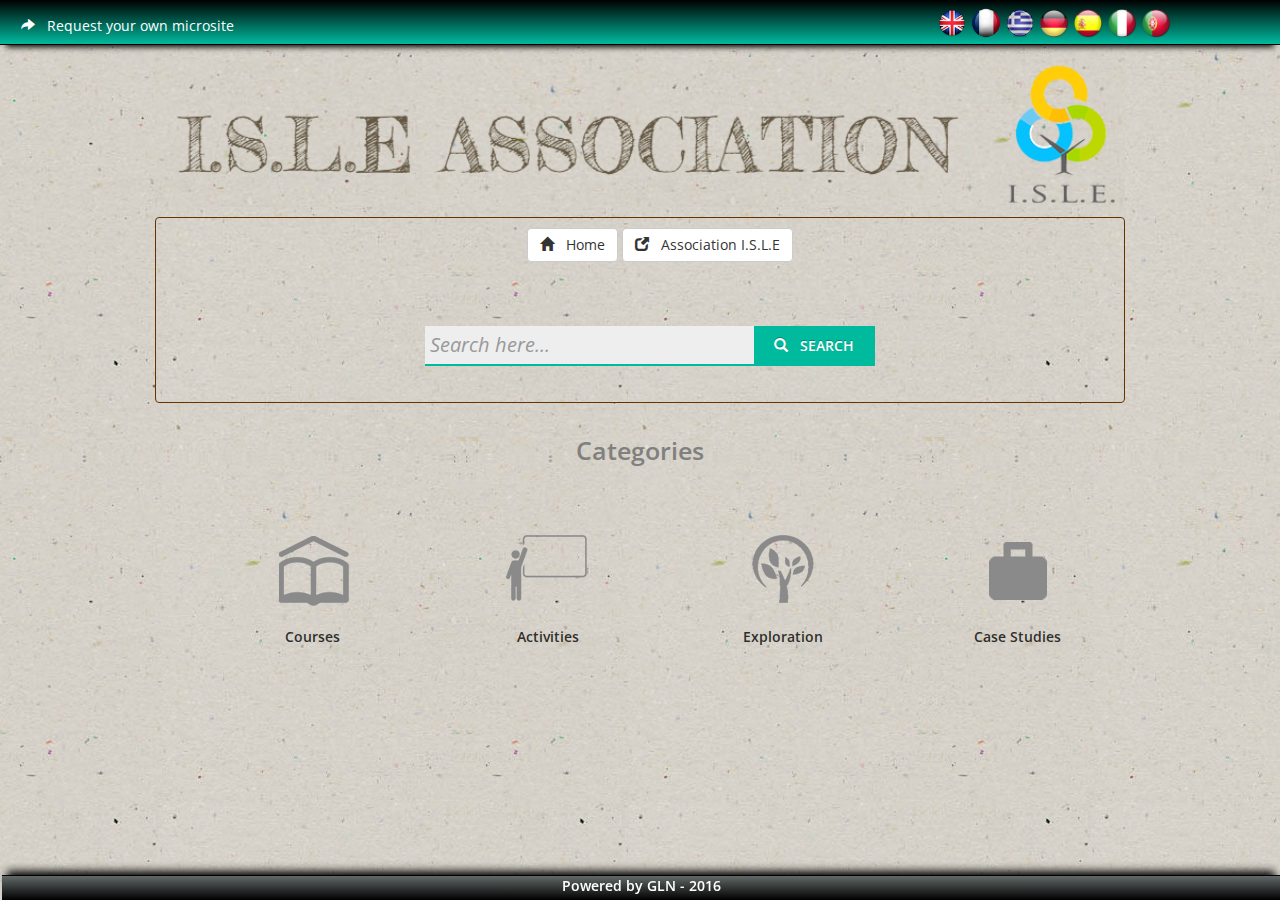
<file: index.html>
<!DOCTYPE html>
<html>
<head>
	<meta charset="UTF-8">
    <link href="http://fonts.googleapis.com/css?family=Signika" rel='stylesheet' type='text/css'>
    <link rel="apple-touch-icon" href="assets/images/nhmc_icon.png"/>


		<title>I.S.L.E Association</title>
		<!-- INCLUDE REQUIRED THIRD PARTY LIBRARY JAVASCRIPT AND CSS -->
		<meta content='width=device-width, initial-scale=1.0, maximum-scale=1.0, user-scalable=0' name='viewport' />
		<meta name="viewport" content="width=device-width" />
		<!-- define the base url -->
		<!-- 	<base href="/Users/higher2fly/Agro-Know/projects_UX/gfsp/"> -->
		<!-- 	<base href="greenlearningnetwork.com/gfsp/"> -->
		<!-- get base url dynamically to avoid collisions between 'www.domain...' and 'domain...' -->
		<script>
	      document.write('<base href="' + document.location + '" />');
		</script>
		<script src="js/modernizr.js"></script> <!-- Modernizr -->

		<link href='http://fonts.googleapis.com/css?family=Open+Sans:400,600,700,300' rel='stylesheet' type='text/css'>
		<link rel="stylesheet" type="text/css" href="css/bootstrap.css" />
		<link rel="stylesheet" href="https://maxcdn.bootstrapcdn.com/bootstrap/3.3.5/css/bootstrap.min.css">

		<link href='http://fonts.googleapis.com/css?family=Open+Sans:400,600,700,300' rel='stylesheet' type='text/css'>
		<link rel="stylesheet" type="text/css" href="css/bootstrap.css" />
		<link rel="stylesheet/less" type="text/css" href="css/style.less" />
		<link rel='stylesheet' href="lib/angular-socialshare/angular-socialshare.min.css">


</head>

<body ng-app="akListing" ng-cloak ng-controller="mainController" ng-init="init_language()">

	<div id="super_menu" class="super_menu shadow-bot-edged">
	<div id="request_microsite" style="float:left;margin-top:-9px;">
		<div ng-if="selectedLanguage=='en'">
			<a class="btn" href="http://dev.akstem.com/gln/request_microsite" style="color:white !important"><li class="glyphicon glyphicon-share-alt"></li>&nbsp;&nbsp;&nbsp;Request your own microsite</a>
		</div>
		<div ng-if="selectedLanguage=='fr'">
			<a class="btn" href="http://dev.akstem.com/gln/request_microsite" style="color:white !important"><li class="glyphicon glyphicon-share-alt"></li>&nbsp;&nbsp;&nbsp;Demandez votre microsite personnel</a>
		</div>
		<div ng-if="selectedLanguage=='el'">
			<a class="btn" href="http://dev.akstem.com/gln/request_microsite" style="color:white !important"><li class="glyphicon glyphicon-share-alt"></li>&nbsp;&nbsp;&nbsp;Αποκτήστε το δικό σας microsite</a>
		</div>
		<div ng-if="selectedLanguage=='de'">
			<a class="btn" href="http://dev.akstem.com/gln/request_microsite" style="color:white !important"><li class="glyphicon glyphicon-share-alt"></li>&nbsp;&nbsp;&nbsp;Fordern Sie Ihr eigenes microsite an</a>
		</div>
		<div ng-if="selectedLanguage=='sp'">
			<a class="btn" href="http://dev.akstem.com/gln/request_microsite" style="color:white !important"><li class="glyphicon glyphicon-share-alt"></li>&nbsp;&nbsp;&nbsp;Pedir su propio microsite</a>
		</div>
		<div ng-if="selectedLanguage=='it'">
			<a class="btn" href="http://dev.akstem.com/gln/request_microsite" style="color:white !important"><li class="glyphicon glyphicon-share-alt"></li>&nbsp;&nbsp;&nbsp;Richiedi il tuo proprio portale</a>
		</div>
		<div ng-if="selectedLanguage=='pt'">
			<a class="btn" href="http://dev.akstem.com/gln/request_microsite" style="color:white !important"><li class="glyphicon glyphicon-share-alt"></li>&nbsp;&nbsp;&nbsp;Socilite o seu próprio portal</a>
		</div>
	</div>
	<div id="language_selector" class="language_selector">
		<a href="javascript:;" ng-click="change_language('en')"><img src="assets/images/flag_en_round.png"></a>
		<a href="javascript:;" ng-click="change_language('fr')"><img src="assets/images/flag_fr_round.png"></a>
		<a href="javascript:;" ng-click="change_language('el')"><img src="assets/images/flag_gr_round.png"></a>
		<a href="javascript:;" ng-click="change_language('de')"><img src="assets/images/flag_de_round.jpg"></a>
		<a href="javascript:;" ng-click="change_language('sp')"><img src="assets/images/flag_sp_round.png"></a>
		<a href="javascript:;" ng-click="change_language('it')"><img src="assets/images/flag_it_round.png"></a>
		<a href="javascript:;" ng-click="change_language('pt')"><img src="assets/images/flag_pt_round.png"></a>
	</div>
	</div>
		<div id="wrap" ng-controller="mainController">
			<header ></header>

			<div id="akListing">
				<ul>
	                <div id="navmenu" class="col-xs-12 col-sm-12 col-md-12 text-center">
	                <div ng-if="selectedLanguage=='en'">
	                    <a class="btn btn-default" href="http://www.greenlearningnetwork.com/isle/#/"><li class="glyphicon glyphicon-home"></li>&nbsp;&nbsp;&nbsp;Home</a>
	                    
	                    <a class="btn btn-default" href="http://isleassociation.wix.com/sdnetwork" target="_blank"><li class="glyphicon glyphicon-new-window"></li>&nbsp;&nbsp;&nbsp;Association I.S.L.E</a>                
	                </div>

	                <div ng-if="selectedLanguage=='fr'">
	                    <a class="btn btn-default" href="http://www.greenlearningnetwork.com/isle/#/"><li class="glyphicon glyphicon-home"></li>&nbsp;&nbsp;&nbsp;Retour</a>
	                    <a class="btn btn-default" href="http://isleassociation.wix.com/sdnetwork" target="_blank"><li class="glyphicon glyphicon-new-window"></li>&nbsp;&nbsp;&nbsp;Association I.S.L.E</a>
	                </div>

	                <div ng-if="selectedLanguage=='el'">
	                    <a class="btn btn-default" href="http://www.greenlearningnetwork.com/isle/#/"><li class="glyphicon glyphicon-home"></li>&nbsp;&nbsp;&nbsp;Αρχική</a>
	                    <a class="btn btn-default" href="http://isleassociation.wix.com/sdnetwork" target="_blank"><li class="glyphicon glyphicon-new-window"></li>&nbsp;&nbsp;&nbsp;Συνεταιρισμός I.S.L.E</a>
	                </div>

	                <div ng-if="selectedLanguage=='de'">
	                    <a class="btn btn-default" href="http://www.greenlearningnetwork.com/isle/#/"><li class="glyphicon glyphicon-home"></li>&nbsp;&nbsp;&nbsp;Startseite</a>
	                    <a class="btn btn-default" href="http://isleassociation.wix.com/sdnetwork" target="_blank"><li class="glyphicon glyphicon-new-window"></li>&nbsp;&nbsp;&nbsp;Verband I.S.L.E</a>
	                </div>

	                <div ng-if="selectedLanguage=='sp'">
	                    <a class="btn btn-default" href="http://www.greenlearningnetwork.com/isle/#/"><li class="glyphicon glyphicon-home"></li>&nbsp;&nbsp;&nbsp;Inicio</a>
	                    <a class="btn btn-default" href="http://isleassociation.wix.com/sdnetwork" target="_blank"><li class="glyphicon glyphicon-new-window"></li>&nbsp;&nbsp;&nbsp;Asociación I.S.L.E</a>
	                </div>

	                <div ng-if="selectedLanguage=='it'">
	                    <a class="btn btn-default" href="http://www.greenlearningnetwork.com/isle/#/"><li class="glyphicon glyphicon-home"></li>&nbsp;&nbsp;&nbsp;ITA</a>
	                    <a class="btn btn-default" href="http://isleassociation.wix.com/sdnetwork" target="_blank"><li class="glyphicon glyphicon-new-window"></li>&nbsp;&nbsp;&nbsp;Associazione I.S.L.E</a>
	                </div>

	                <div ng-if="selectedLanguage=='pt'">
	                    <a class="btn btn-default" href="http://www.greenlearningnetwork.com/isle/#/"><li class="glyphicon glyphicon-home"></li>&nbsp;&nbsp;&nbsp;Página base</a>
	                    <a class="btn btn-default" href="http://isleassociation.wix.com/sdnetwork" target="_blank"><li class="glyphicon glyphicon-new-window"></li>&nbsp;&nbsp;&nbsp;Associação I.S.L.E</a>
	                </div>
	                </div>	                
 				</ul>
		    	<div ng-view></div>
			</div>

			<div id="logoSlider" class="col-xs-12 col-sm-12 col-md-12 text-center">
				<p>	Categories <br /><br />				
					
					<table style="width:100%">
					  <tr>
					    <th><a href="#/educational/search/?q=*&learningResourceTypes=course" title="Courses"><img class="grayscale" src="assets/images/course.png" alt="Course" style="width:101px;height:103px;"></a></th>
					    <th><a href="#/educational/search/?q=*&learningResourceTypes=enquiry-oriented activity" title="Enquiry-oriented activity"><img class="grayscale" src="assets/images/board.png" alt="Board" style="width:101px;height:103px;"></a></th>
					    <th><a href="#/educational/search/?q=*&learningResourceTypes=exploration" title="Exploration"><img class="grayscale" src="assets/images/tree.png" alt="Tree" style="width:101px;height:103px;"></a></th>
					    <th><a href="#/educational/search/?q=*&learningResourceTypes=case study" title="Case Studies"><img class="grayscale" src="assets/images/suitcase.png" alt="Suitcase" style="width:101px;height:103px ;"></a></th>
					  </tr>					  
					  <tr ng-if="selectedLanguage=='en'">
					    <td>Courses</td>
					    <td>Activities</td>
					    <td>Exploration</td>
					    <td>Case Studies</td>
					  </tr>
					  <tr ng-if="selectedLanguage=='fr'">
					    <td>Cours</td>
					    <td>Activités</td>
					    <td>Exploration</td>
					    <td>Etudes de cas</td>
					  </tr>
					  <tr ng-if="selectedLanguage=='el'">
					    <td>Μαθήματα</td>
					    <td>Δραστηριότητες</td>
					    <td>Εξερευνήσεις</td>
					    <td>Μελέτες Περιπτώσεων</td>
					  </tr>
					  <tr ng-if="selectedLanguage=='de'">
					    <td>Kurse</td>
					    <td>Aktivitäten</td>
					    <td>Erkundung</td>
					    <td>Fallstudien</td>
					  </tr>
					  <tr ng-if="selectedLanguage=='sp'">
					    <td>Cursos</td>
					    <td>Actividades</td>
					    <td>Exploración</td>
					    <td>Caso de estudio</td>
					  </tr>
					  <tr ng-if="selectedLanguage=='it'">
					    <td>corsi</td>
					    <td>attività</td>
					    <td>Indagine</td>
					    <td>Casi studio</td>
					  </tr>
					  <tr ng-if="selectedLanguage=='pt'">
					    <td>Cursos</td>
					    <td>Atividades</td>
					    <td>Exploração</td>
					    <td>Estudos de casos</td>
					  </tr>
					</table>
				</p>
			</div>
		</div>

		<footer  class="col-xs-12 col-sm-12 col-md-12 text-center">
			<div class="row">
				<div class="col-sm-12">
					<div id="powered_by" class="powered_by shadow-top-edged">
						Powered by GLN - 2016
					</div>
				</div>
			</div>
		</footer>

		</div>
		<div id="address_footer"><p class="aligncenter">&nbsp;</p></div>


	<!-- angular -->
	<script type="text/javascript" src="lib/angular.min.js"></script>
	<script type="text/javascript" src="lib/angular-route.min.js"></script>
	<script type="text/javascript" src="lib/ui-bootstrap-0.10.0.min.js"></script>
	<script type="text/javascript" src="lib/angular-socialshare/angular-socialshare.min.js"></script>
	<script type="text/javascript" src="js/jquery-1.10.2.min.js"></script>
	<script src="http://platform.twitter.com/widgets.js"></script>

	<!-- less -->
	<script src="lib/less-1.5.0.min.js" type="text/javascript"></script>

	<!-- app & controllers -->
	<script type="text/javascript" src="app/app.js"></script>
	<script type="text/javascript" src="app/controllers/mainController.js"></script>
	<script type="text/javascript" src="app/controllers/search/listingController.js"></script>
	<script type="text/javascript" src="app/controllers/search/paginationController.js"></script>
	<script type="text/javascript" src="app/controllers/search/facetsController.js"></script>
	<script type="text/javascript" src="app/controllers/view_item/viewItemController.js"></script>

	<!-- JIRA BUGS REPORTING -->
    <!-- <script type="text/javascript" src="https://agroknow.atlassian.net/s/d41d8cd98f00b204e9800998ecf8427e/en_US-95vtla/6322/8/1.4.11/_/download/batch/com.atlassian.jira.collector.plugin.jira-issue-collector-plugin:issuecollector/com.atlassian.jira.collector.plugin.jira-issue-collector-plugin:issuecollector.js?collectorId=7bdc0edb"></script> -->


<a href="#0" class="cd-top">Top</a>
<script src="js/main.js"></script> <!-- Gem jQuery -->

<script type="text/javascript">
// Tiny object for getting counts
var socialGetter = (function() {
	/* just a utility to do the script injection */
	function injectScript(url) {
		var script = document.createElement('script');
		script.async = true;
		script.src = url;
		document.head.appendChild(script);
	}

	return {
		getTwitterCount: function(url, callbackName) {
			injectScript('http://urls.api.twitter.com/1/urls/count.json?url=' + url.replace(/#/g,'%23') + '&callback=' + callbackName);
		}
	};
})();
// Callbacks to do something with the result
function twitterCallback(result) {
	jQuery('#twitterCount').text(result.count);
}
function tweetPopup(el) {
	var via = '';
    var height = ((window.outerHeight) /2) - 150;
    var width = ((window.outerWidth)/2)  - 250;
    if(jQuery(el).attr('data-via')) {
    	via = '&via=' + jQuery(el).attr('data-via');
    }
    window.open('http://twitter.com/intent/tweet?text='+jQuery(el).attr('data-text')+'&url='+jQuery(el).attr('data-url').replace(/#/,'%23') + via, 'twitter', 'height=300,width=500,resizable=1,scrollbars=yes,top='+ height +',left='+width);
    return false;
}
</script>
</body>

</html>
</file>
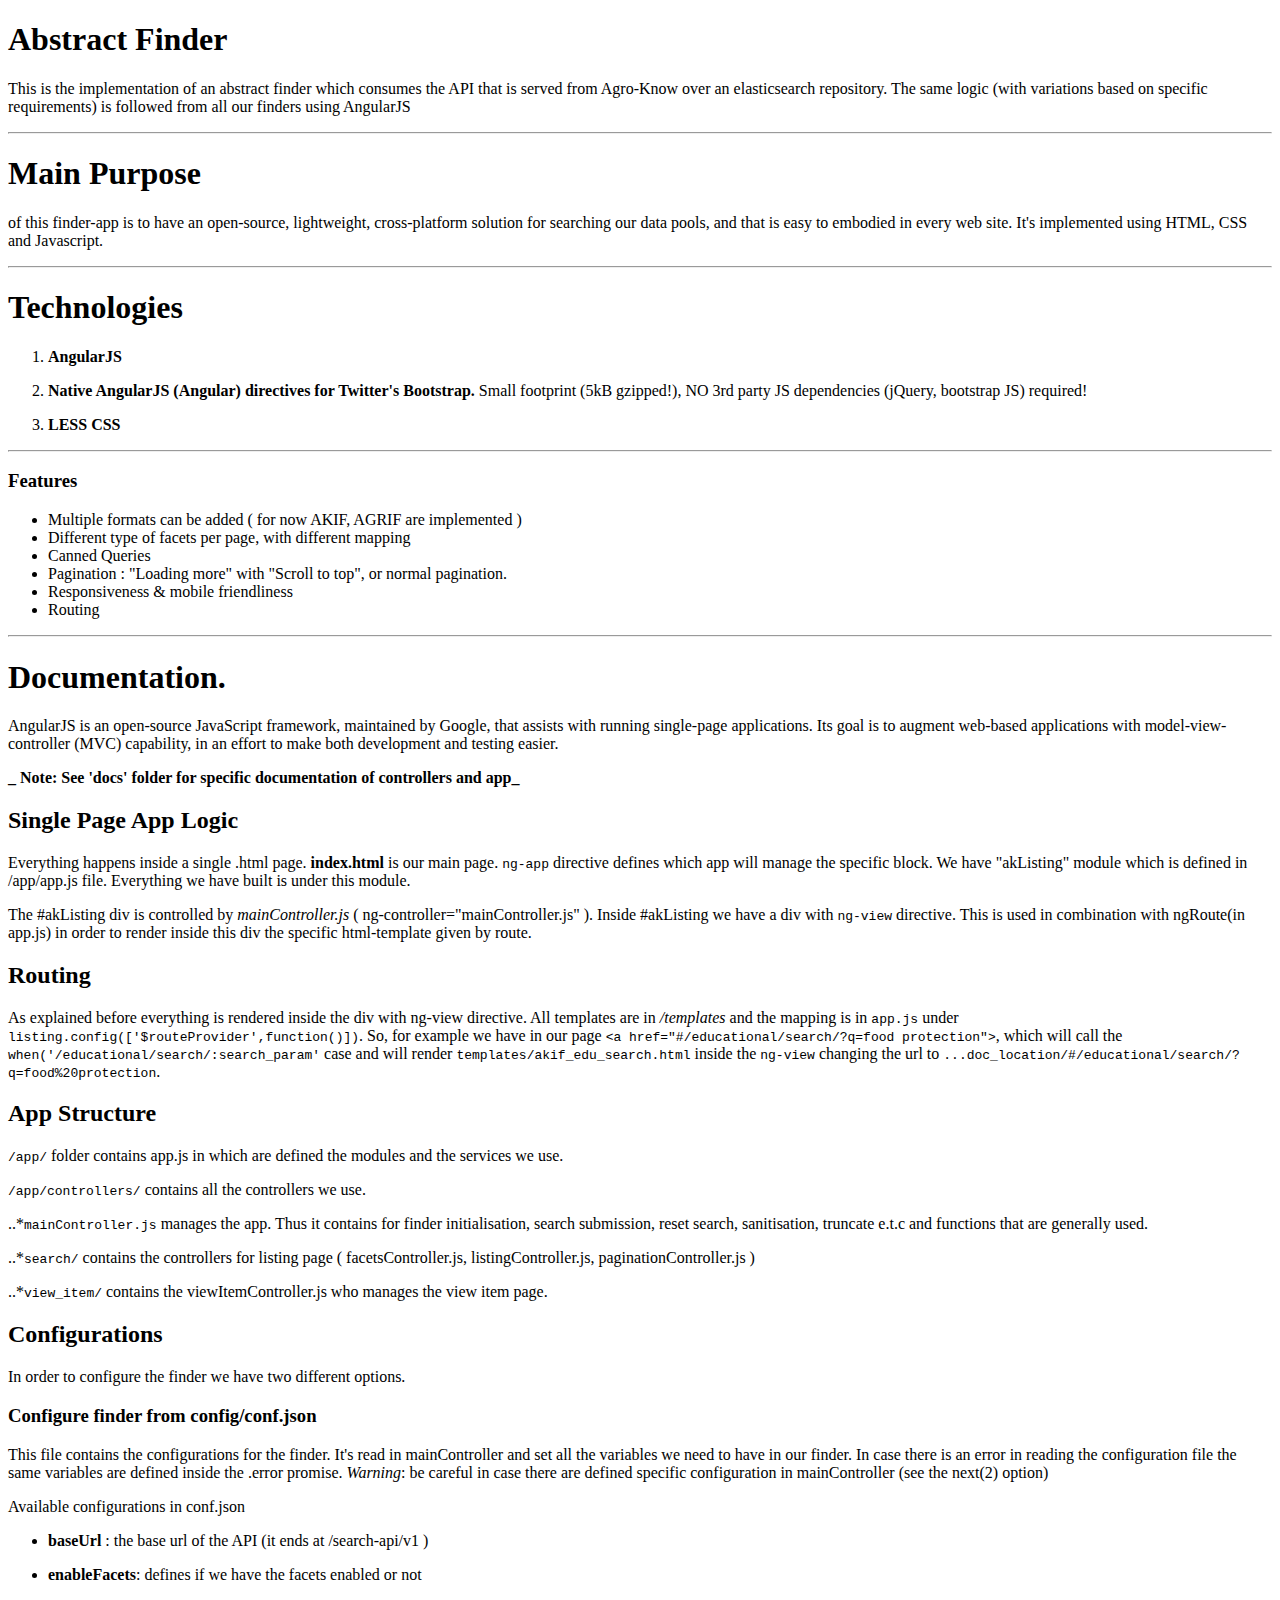
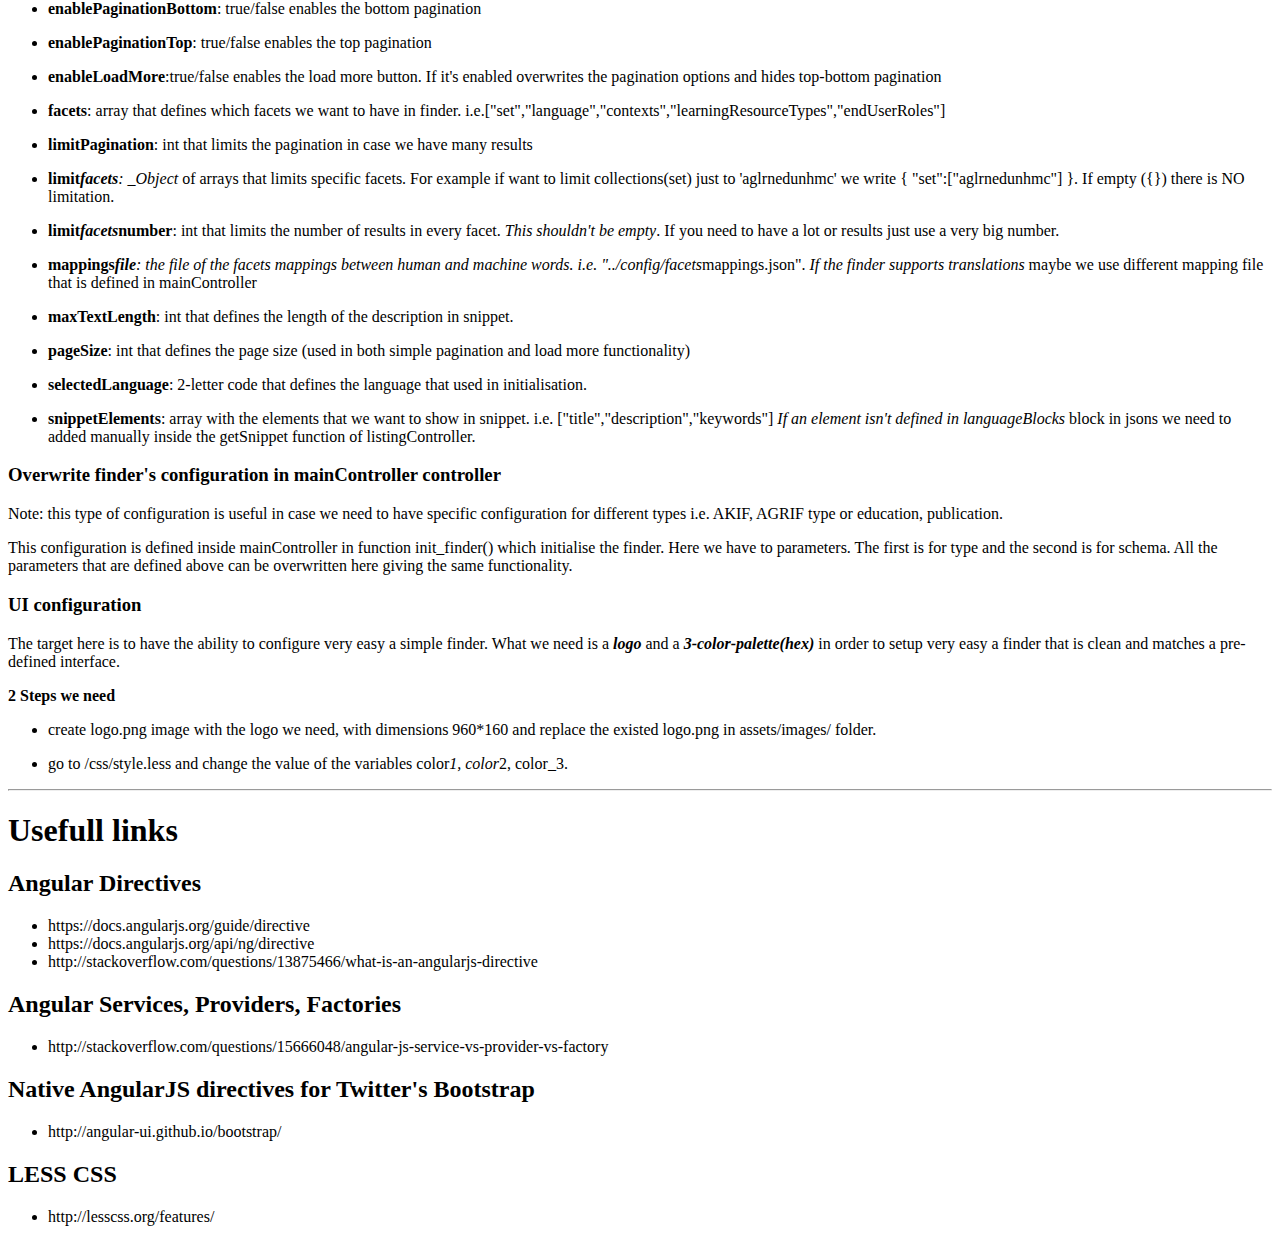
<file: README.html>
<!DOCTYPE html>
<html xmlns="http://www.w3.org/1999/xhtml">
<head>
<meta name="generator" content="HTML Tidy for HTML5 (experimental) for Mac OS X https://github.com/w3c/tidy-html5/tree/c63cc39" />
<meta charset="UTF-8" />
<title>README</title>
<meta name="generator" content="iA Writer for Mac 1.5.1 (5593)" />
<meta name="description" content="" />
<meta name="keywords" content="" />
</head>
<body>
<h1>Abstract Finder</h1>
<p>This is the implementation of an abstract finder which consumes the API that is served from Agro-Know over an elasticsearch repository. The same logic (with variations based on specific requirements) is followed from all our finders using AngularJS</p>
<hr />
<h1>Main Purpose</h1>
<p>of this finder-app is to have an open-source, lightweight, cross-platform solution for searching our data pools, and that is easy to embodied in every web site. It's implemented using HTML, CSS and Javascript.</p>
<hr />
<h1>Technologies</h1>
<ol>
<li>
<p><strong>AngularJS</strong></p>
</li>
<li>
<p><strong>Native AngularJS (Angular) directives for Twitter's Bootstrap.</strong> Small footprint (5kB gzipped!), NO 3rd party JS dependencies (jQuery, bootstrap JS) required!</p>
</li>
<li>
<p><strong>LESS CSS</strong></p>
</li>
</ol>
<hr />
<h3>Features</h3>
<ul>
<li>Multiple formats can be added ( for now AKIF, AGRIF are implemented )</li>
<li>Different type of facets per page, with different mapping</li>
<li>Canned Queries</li>
<li>Pagination : "Loading more" with "Scroll to top", or normal pagination.</li>
<li>Responsiveness &amp; mobile friendliness</li>
<li>Routing</li>
</ul>
<hr />
<h1>Documentation.</h1>
<p>AngularJS is an open-source JavaScript framework, maintained by Google, that assists with running single-page applications. Its goal is to augment web-based applications with model-view-controller (MVC) capability, in an effort to make both development and testing easier.</p>
<p><strong>_ Note: See 'docs' folder for specific documentation of controllers and app_</strong></p>
<h2>Single Page App Logic</h2>
<p>Everything happens inside a single .html page. <strong>index.html</strong> is our main page. <code>ng-app</code> directive defines which app will manage the specific block. We have "akListing" module which is defined in /app/app.js file. Everything we have built is under this module.</p>
<p>The #akListing div is controlled by <em>mainController.js</em> ( ng-controller="mainController.js" ). Inside #akListing we have a div with <code>ng-view</code> directive. This is used in combination with ngRoute(in app.js) in order to render inside this div the specific html-template given by route.</p>
<h2>Routing</h2>
<p>As explained before everything is rendered inside the div with ng-view directive. All templates are in <em>/templates</em> and the mapping is in <code>app.js</code> under <code>listing.config(['$routeProvider',function()])</code>. So, for example we have in our page <code>&lt;a href="#/educational/search/?q=food protection"&gt;</code>, which will call the <code>when('/educational/search/:search_param'</code> case and will render <code>templates/akif_edu_search.html</code> inside the <code>ng-view</code> changing the url to <code>...doc_location/#/educational/search/?q=food%20protection</code>.</p>
<h2>App Structure</h2>
<p><code>/app/</code> folder contains app.js in which are defined the modules and the services we use.</p>
<p><code>/app/controllers/</code> contains all the controllers we use.</p>
<p>..*<code>mainController.js</code> manages the app. Thus it contains for finder initialisation, search submission, reset search, sanitisation, truncate e.t.c and functions that are generally used.</p>
<p>..*<code>search/</code> contains the controllers for listing page ( facetsController.js, listingController.js, paginationController.js )</p>
<p>..*<code>view_item/</code> contains the viewItemController.js who manages the view item page.</p>
<h2>Configurations</h2>
<p>In order to configure the finder we have two different options.</p>
<h3><strong>Configure finder from config/conf.json</strong></h3>
<p>This file contains the configurations for the finder. It's read in mainController and set all the variables we need to have in our finder. In case there is an error in reading the configuration file the same variables are defined inside the .error promise. <em>Warning</em>: be careful in case there are defined specific configuration in mainController (see the next(2) option)</p>
<p>Available configurations in conf.json</p>
<ul>
<li>
<p><strong>baseUrl</strong> : the base url of the API (it ends at /search-api/v1 )</p>
</li>
<li>
<p><strong>enableFacets</strong>: defines if we have the facets enabled or not</p>
</li>
<li>
<p><strong>enablePaginationBottom</strong>: true/false enables the bottom pagination</p>
</li>
<li>
<p><strong>enablePaginationTop</strong>: true/false enables the top pagination</p>
</li>
<li>
<p><strong>enableLoadMore</strong>:true/false enables the load more button. If it's enabled overwrites the pagination options and hides top-bottom pagination</p>
</li>
<li>
<p><strong>facets</strong>: array that defines which facets we want to have in finder. i.e.["set","language","contexts","learningResourceTypes","endUserRoles"]</p>
</li>
<li>
<p><strong>limitPagination</strong>: int that limits the pagination in case we have many results</p>
</li>
<li>
<p><strong>limit<em>facets</em></strong><em>: _Object</em> of arrays that limits specific facets. For example if want to limit collections(set) just to 'aglrnedunhmc' we write { "set":["aglrnedunhmc"] }. If empty ({}) there is NO limitation.</p>
</li>
<li>
<p><strong>limit<em>facets</em>number</strong>: int that limits the number of results in every facet. <em>This shouldn't be empty</em>. If you need to have a lot or results just use a very big number.</p>
</li>
<li>
<p><strong>mappings<em>file</em></strong><em>: the file of the facets mappings between human and machine words. i.e. "../config/facets</em>mappings.json". <em>If the finder supports translations</em> maybe we use different mapping file that is defined in mainController</p>
</li>
<li>
<p><strong>maxTextLength</strong>: int that defines the length of the description in snippet.</p>
</li>
<li>
<p><strong>pageSize</strong>: int that defines the page size (used in both simple pagination and load more functionality)</p>
</li>
<li>
<p><strong>selectedLanguage</strong>: 2-letter code that defines the language that used in initialisation.</p>
</li>
<li>
<p><strong>snippetElements</strong>: array with the elements that we want to show in snippet. i.e. ["title","description","keywords"] <em>If an element isn't defined in languageBlocks</em> block in jsons we need to added manually inside the getSnippet function of listingController.</p>
</li>
</ul>
<h3><strong>Overwrite finder's configuration in mainController controller</strong></h3>
<p>Note: this type of configuration is useful in case we need to have specific configuration for different types i.e. AKIF, AGRIF type or education, publication.</p>
<p>This configuration is defined inside mainController in function init_finder() which initialise the finder. Here we have to parameters. The first is for type and the second is for schema. All the parameters that are defined above can be overwritten here giving the same functionality.</p>
<h3>UI configuration</h3>
<p>The target here is to have the ability to configure very easy a simple finder. What we need is a <em><strong>logo</strong></em> and a <em><strong>3-color-palette(hex)</strong></em> in order to setup very easy a finder that is clean and matches a pre-defined interface.</p>
<p><strong>2 Steps we need</strong></p>
<ul>
<li>
<p>create logo.png image with the logo we need, with dimensions 960*160 and replace the existed logo.png in assets/images/ folder.</p>
</li>
<li>
<p>go to /css/style.less and change the value of the variables color<em>1, color</em>2, color_3.</p>
</li>
</ul>
<hr />
<h1>Usefull links</h1>
<h2>Angular Directives</h2>
<ul>
<li>https://docs.angularjs.org/guide/directive</li>
<li>https://docs.angularjs.org/api/ng/directive</li>
<li>http://stackoverflow.com/questions/13875466/what-is-an-angularjs-directive</li>
</ul>
<h2>Angular Services, Providers, Factories</h2>
<ul>
<li>http://stackoverflow.com/questions/15666048/angular-js-service-vs-provider-vs-factory</li>
</ul>
<h2>Native AngularJS directives for Twitter's Bootstrap</h2>
<ul>
<li>http://angular-ui.github.io/bootstrap/</li>
</ul>
<h2>LESS CSS</h2>
<ul>
<li>http://lesscss.org/features/</li>
</ul>
</body>
</html>
</file>
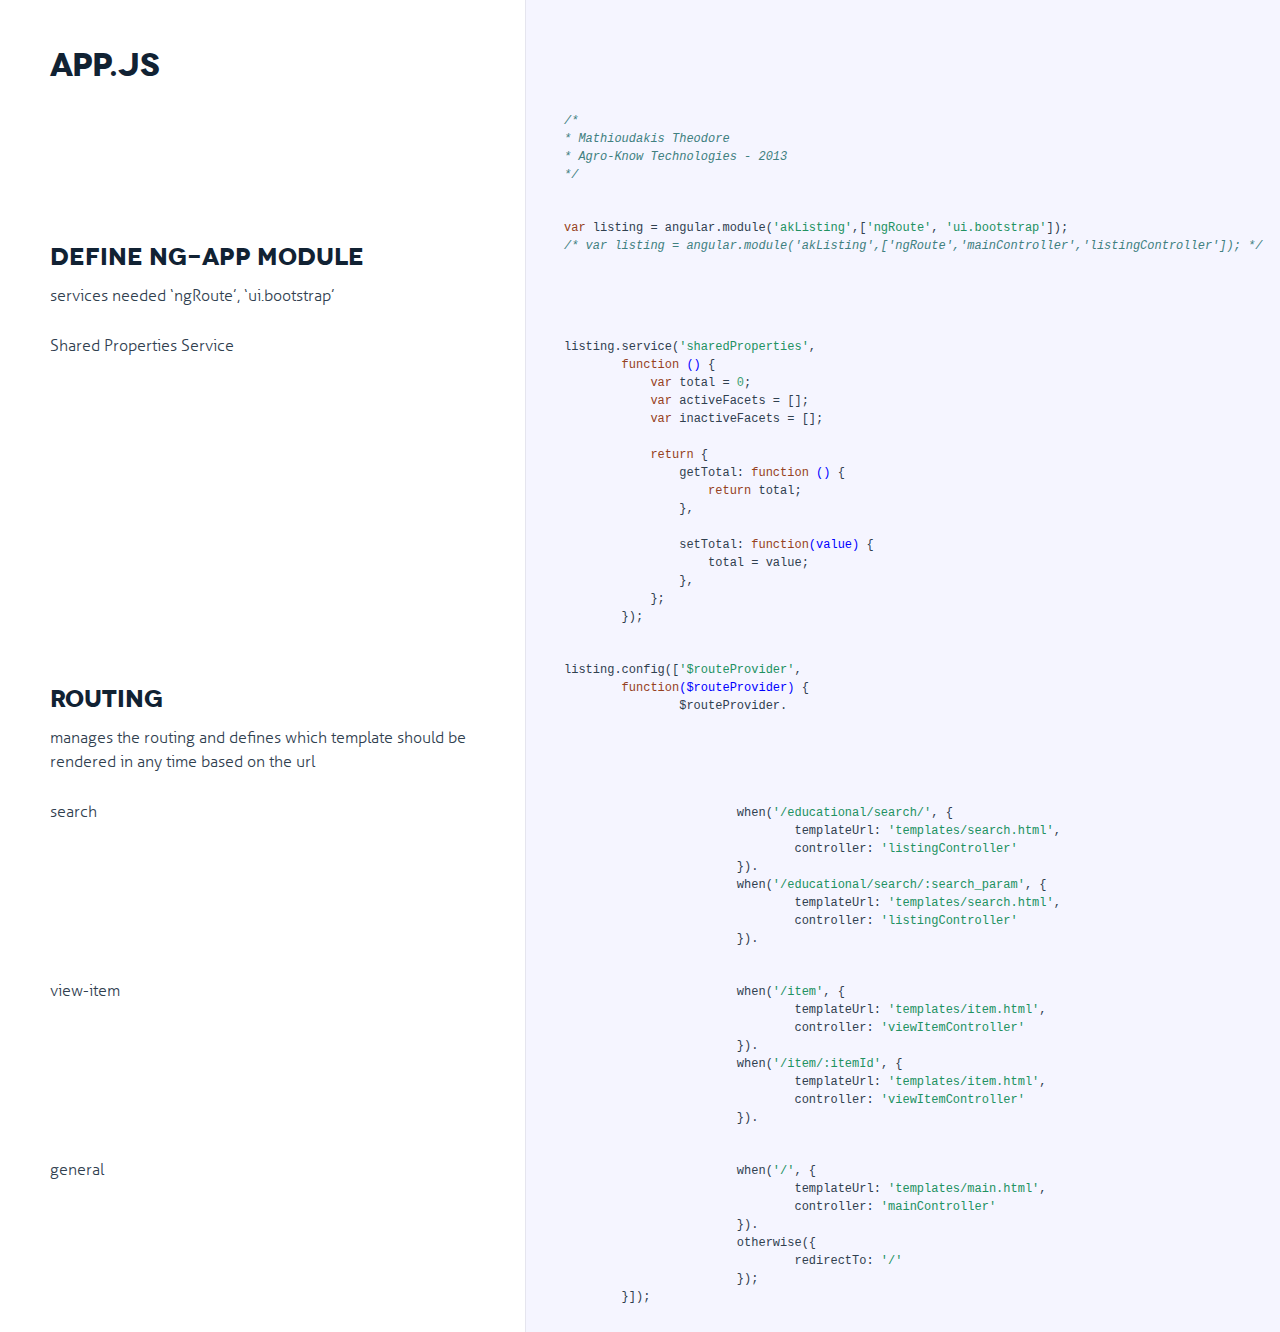
<file: docs/app.html>
<!DOCTYPE html>

<html>
<head>
  <title>app.js</title>
  <meta http-equiv="content-type" content="text/html; charset=UTF-8">
  <meta name="viewport" content="width=device-width, target-densitydpi=160dpi, initial-scale=1.0; maximum-scale=1.0; user-scalable=0;">
  <link rel="stylesheet" media="all" href="docco.css" />
</head>
<body>
  <div id="container">
    <div id="background"></div>
    
    <ul class="sections">
        
          <li id="title">
              <div class="annotation">
                  <h1>app.js</h1>
              </div>
          </li>
        
        
        
        <li id="section-1">
            <div class="annotation">
              
              <div class="pilwrap ">
                <a class="pilcrow" href="#section-1">&#182;</a>
              </div>
              
            </div>
            
            <div class="content"><div class='highlight'><pre><span class="hljs-comment">/*
* Mathioudakis Theodore
* Agro-Know Technologies - 2013
*/</span></pre></div></div>
            
        </li>
        
        
        <li id="section-2">
            <div class="annotation">
              
              <div class="pilwrap ">
                <a class="pilcrow" href="#section-2">&#182;</a>
              </div>
              <h2 id="define-ng-app-module">Define ng-app module</h2>
<p>services needed ‘ngRoute’, ‘ui.bootstrap’</p>

            </div>
            
            <div class="content"><div class='highlight'><pre><span class="hljs-keyword">var</span> listing = angular.module(<span class="hljs-string">'akListing'</span>,[<span class="hljs-string">'ngRoute'</span>, <span class="hljs-string">'ui.bootstrap'</span>]);
<span class="hljs-comment">/* var listing = angular.module('akListing',['ngRoute','mainController','listingController']); */</span></pre></div></div>
            
        </li>
        
        
        <li id="section-3">
            <div class="annotation">
              
              <div class="pilwrap ">
                <a class="pilcrow" href="#section-3">&#182;</a>
              </div>
              <p>Shared Properties Service</p>

            </div>
            
            <div class="content"><div class='highlight'><pre>listing.service(<span class="hljs-string">'sharedProperties'</span>,
	<span class="hljs-function"><span class="hljs-keyword">function</span> <span class="hljs-params">()</span> {</span>
	    <span class="hljs-keyword">var</span> total = <span class="hljs-number">0</span>;
	    <span class="hljs-keyword">var</span> activeFacets = [];
	    <span class="hljs-keyword">var</span> inactiveFacets = [];

	    <span class="hljs-keyword">return</span> {
	        getTotal: <span class="hljs-function"><span class="hljs-keyword">function</span> <span class="hljs-params">()</span> {</span>
	            <span class="hljs-keyword">return</span> total;
	        },

	        setTotal: <span class="hljs-function"><span class="hljs-keyword">function</span><span class="hljs-params">(value)</span> {</span>
	            total = value;
	        },
	    };
	});</pre></div></div>
            
        </li>
        
        
        <li id="section-4">
            <div class="annotation">
              
              <div class="pilwrap ">
                <a class="pilcrow" href="#section-4">&#182;</a>
              </div>
              <h2 id="routing">Routing</h2>
<p>manages the routing and defines which template should be rendered in any time based on the url</p>

            </div>
            
            <div class="content"><div class='highlight'><pre>listing.config([<span class="hljs-string">'$routeProvider'</span>,
	<span class="hljs-function"><span class="hljs-keyword">function</span><span class="hljs-params">($routeProvider)</span> {</span>
		$routeProvider.</pre></div></div>
            
        </li>
        
        
        <li id="section-5">
            <div class="annotation">
              
              <div class="pilwrap ">
                <a class="pilcrow" href="#section-5">&#182;</a>
              </div>
              <p>search</p>

            </div>
            
            <div class="content"><div class='highlight'><pre>			when(<span class="hljs-string">'/educational/search/'</span>, {
				templateUrl: <span class="hljs-string">'templates/search.html'</span>,
				controller: <span class="hljs-string">'listingController'</span>
			}).
			when(<span class="hljs-string">'/educational/search/:search_param'</span>, {
				templateUrl: <span class="hljs-string">'templates/search.html'</span>,
				controller: <span class="hljs-string">'listingController'</span>
			}).</pre></div></div>
            
        </li>
        
        
        <li id="section-6">
            <div class="annotation">
              
              <div class="pilwrap ">
                <a class="pilcrow" href="#section-6">&#182;</a>
              </div>
              <p>view-item</p>

            </div>
            
            <div class="content"><div class='highlight'><pre>			when(<span class="hljs-string">'/item'</span>, {
				templateUrl: <span class="hljs-string">'templates/item.html'</span>,
				controller: <span class="hljs-string">'viewItemController'</span>
			}).
			when(<span class="hljs-string">'/item/:itemId'</span>, {
				templateUrl: <span class="hljs-string">'templates/item.html'</span>,
				controller: <span class="hljs-string">'viewItemController'</span>
			}).</pre></div></div>
            
        </li>
        
        
        <li id="section-7">
            <div class="annotation">
              
              <div class="pilwrap ">
                <a class="pilcrow" href="#section-7">&#182;</a>
              </div>
              <p>general</p>

            </div>
            
            <div class="content"><div class='highlight'><pre>			when(<span class="hljs-string">'/'</span>, {
				templateUrl: <span class="hljs-string">'templates/main.html'</span>,
				controller: <span class="hljs-string">'mainController'</span>
			}).
			otherwise({
				redirectTo: <span class="hljs-string">'/'</span>
			});
	}]);</pre></div></div>
            
        </li>
        
    </ul>
  </div>
</body>
</html>
</file>
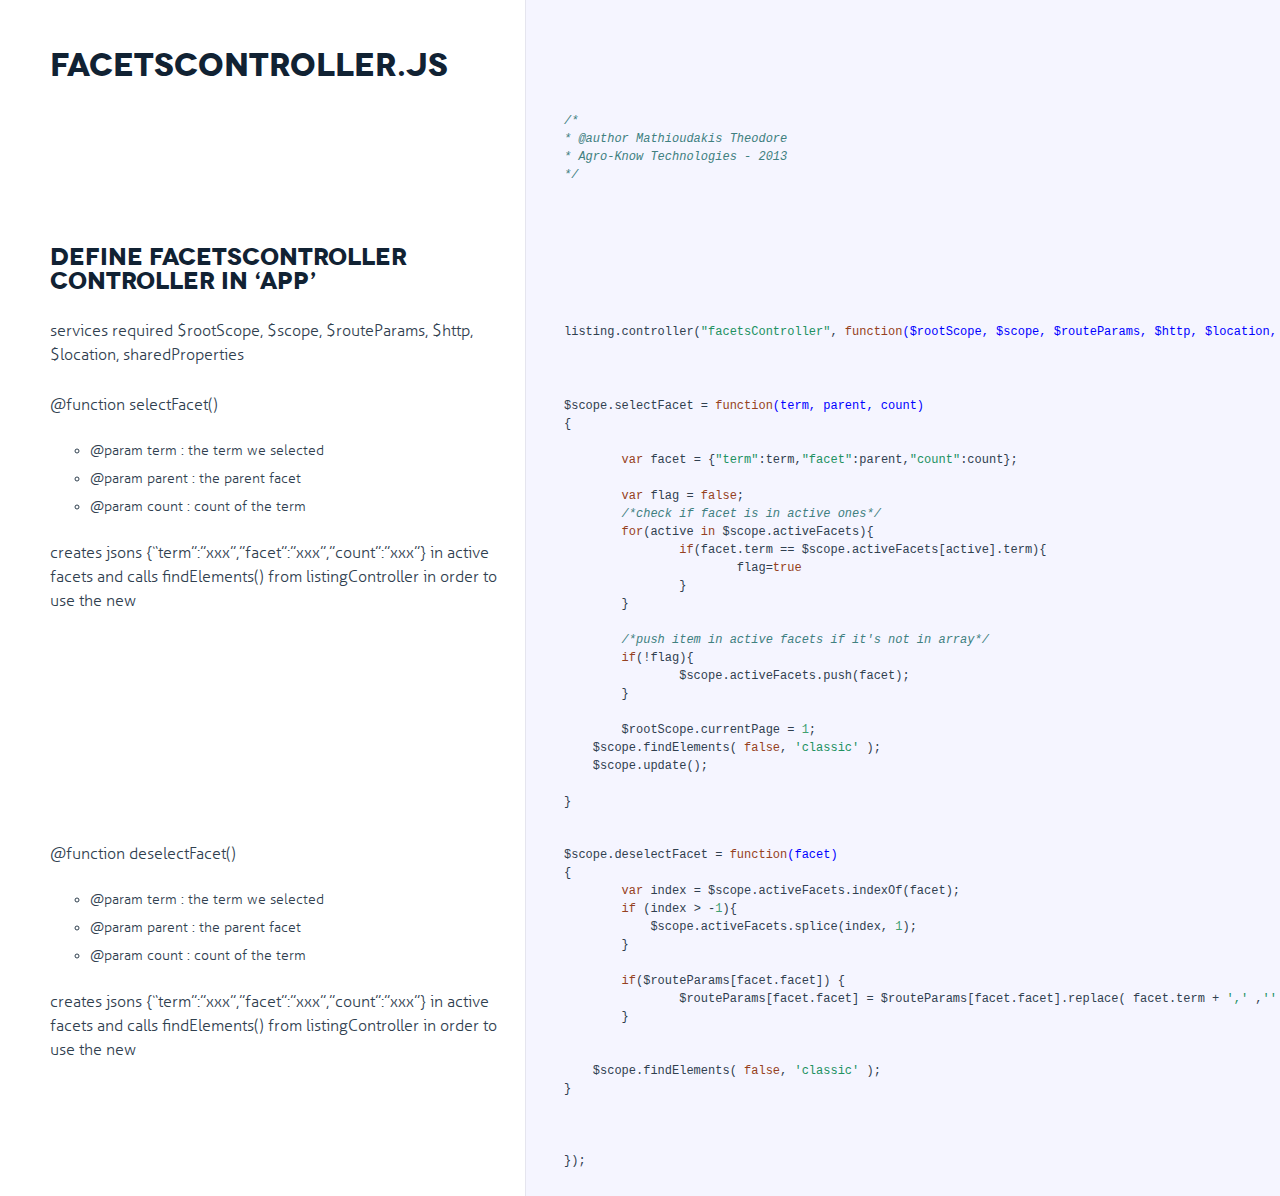
<file: docs/facetsController.html>
<!DOCTYPE html>

<html>
<head>
  <title>facetsController.js</title>
  <meta http-equiv="content-type" content="text/html; charset=UTF-8">
  <meta name="viewport" content="width=device-width, target-densitydpi=160dpi, initial-scale=1.0; maximum-scale=1.0; user-scalable=0;">
  <link rel="stylesheet" media="all" href="docco.css" />
</head>
<body>
  <div id="container">
    <div id="background"></div>
    
    <ul class="sections">
        
          <li id="title">
              <div class="annotation">
                  <h1>facetsController.js</h1>
              </div>
          </li>
        
        
        
        <li id="section-1">
            <div class="annotation">
              
              <div class="pilwrap ">
                <a class="pilcrow" href="#section-1">&#182;</a>
              </div>
              
            </div>
            
            <div class="content"><div class='highlight'><pre><span class="hljs-comment">/*
* @author Mathioudakis Theodore
* Agro-Know Technologies - 2013
*/</span></pre></div></div>
            
        </li>
        
        
        <li id="section-2">
            <div class="annotation">
              
              <div class="pilwrap ">
                <a class="pilcrow" href="#section-2">&#182;</a>
              </div>
              <h2 id="define-facetscontroller-controller-in-app-">Define facetsController controller in ‘app’</h2>

            </div>
            
        </li>
        
        
        <li id="section-3">
            <div class="annotation">
              
              <div class="pilwrap ">
                <a class="pilcrow" href="#section-3">&#182;</a>
              </div>
              <p>services required $rootScope, $scope, $routeParams, $http, $location, sharedProperties</p>

            </div>
            
            <div class="content"><div class='highlight'><pre>listing.controller(<span class="hljs-string">"facetsController"</span>, <span class="hljs-function"><span class="hljs-keyword">function</span><span class="hljs-params">($rootScope, $scope, $routeParams, $http, $location, sharedProperties)</span>{</span></pre></div></div>
            
        </li>
        
        
        <li id="section-4">
            <div class="annotation">
              
              <div class="pilwrap ">
                <a class="pilcrow" href="#section-4">&#182;</a>
              </div>
              <p>@function selectFacet()</p>
<ul>
<li>@param term : the term we selected</li>
<li>@param parent : the parent facet</li>
<li>@param count : count of the term</li>
</ul>
<p>creates jsons {“term”:”xxx”,”facet”:”xxx”,”count”:”xxx”}
in active facets and calls findElements() from listingController in order to use the new</p>

            </div>
            
            <div class="content"><div class='highlight'><pre>$scope.selectFacet = <span class="hljs-function"><span class="hljs-keyword">function</span><span class="hljs-params">(term, parent, count)</span>
{</span>

	<span class="hljs-keyword">var</span> facet = {<span class="hljs-string">"term"</span>:term,<span class="hljs-string">"facet"</span>:parent,<span class="hljs-string">"count"</span>:count};

	<span class="hljs-keyword">var</span> flag = <span class="hljs-literal">false</span>;
	<span class="hljs-comment">/*check if facet is in active ones*/</span>
	<span class="hljs-keyword">for</span>(active <span class="hljs-keyword">in</span> $scope.activeFacets){
		<span class="hljs-keyword">if</span>(facet.term == $scope.activeFacets[active].term){
			flag=<span class="hljs-literal">true</span>
		}
	}

	<span class="hljs-comment">/*push item in active facets if it's not in array*/</span>
	<span class="hljs-keyword">if</span>(!flag){
		$scope.activeFacets.push(facet);
	}

	$rootScope.currentPage = <span class="hljs-number">1</span>;
    $scope.findElements( <span class="hljs-literal">false</span>, <span class="hljs-string">'classic'</span> );
    $scope.update();

}</pre></div></div>
            
        </li>
        
        
        <li id="section-5">
            <div class="annotation">
              
              <div class="pilwrap ">
                <a class="pilcrow" href="#section-5">&#182;</a>
              </div>
              <p>@function deselectFacet()</p>
<ul>
<li>@param term : the term we selected</li>
<li>@param parent : the parent facet</li>
<li>@param count : count of the term</li>
</ul>
<p>creates jsons {“term”:”xxx”,”facet”:”xxx”,”count”:”xxx”}
in active facets and calls findElements() from listingController in order to use the new</p>

            </div>
            
            <div class="content"><div class='highlight'><pre>$scope.deselectFacet = <span class="hljs-function"><span class="hljs-keyword">function</span><span class="hljs-params">(facet)</span>
{</span>
	<span class="hljs-keyword">var</span> index = $scope.activeFacets.indexOf(facet);
	<span class="hljs-keyword">if</span> (index &gt; -<span class="hljs-number">1</span>){
	    $scope.activeFacets.splice(index, <span class="hljs-number">1</span>);
	}

	<span class="hljs-keyword">if</span>($routeParams[facet.facet]) {
		$routeParams[facet.facet] = $routeParams[facet.facet].replace( facet.term + <span class="hljs-string">','</span> ,<span class="hljs-string">''</span> ).replace( <span class="hljs-string">','</span> + facet.term, <span class="hljs-string">''</span>);
	}


    $scope.findElements( <span class="hljs-literal">false</span>, <span class="hljs-string">'classic'</span> );
}



});</pre></div></div>
            
        </li>
        
    </ul>
  </div>
</body>
</html>
</file>
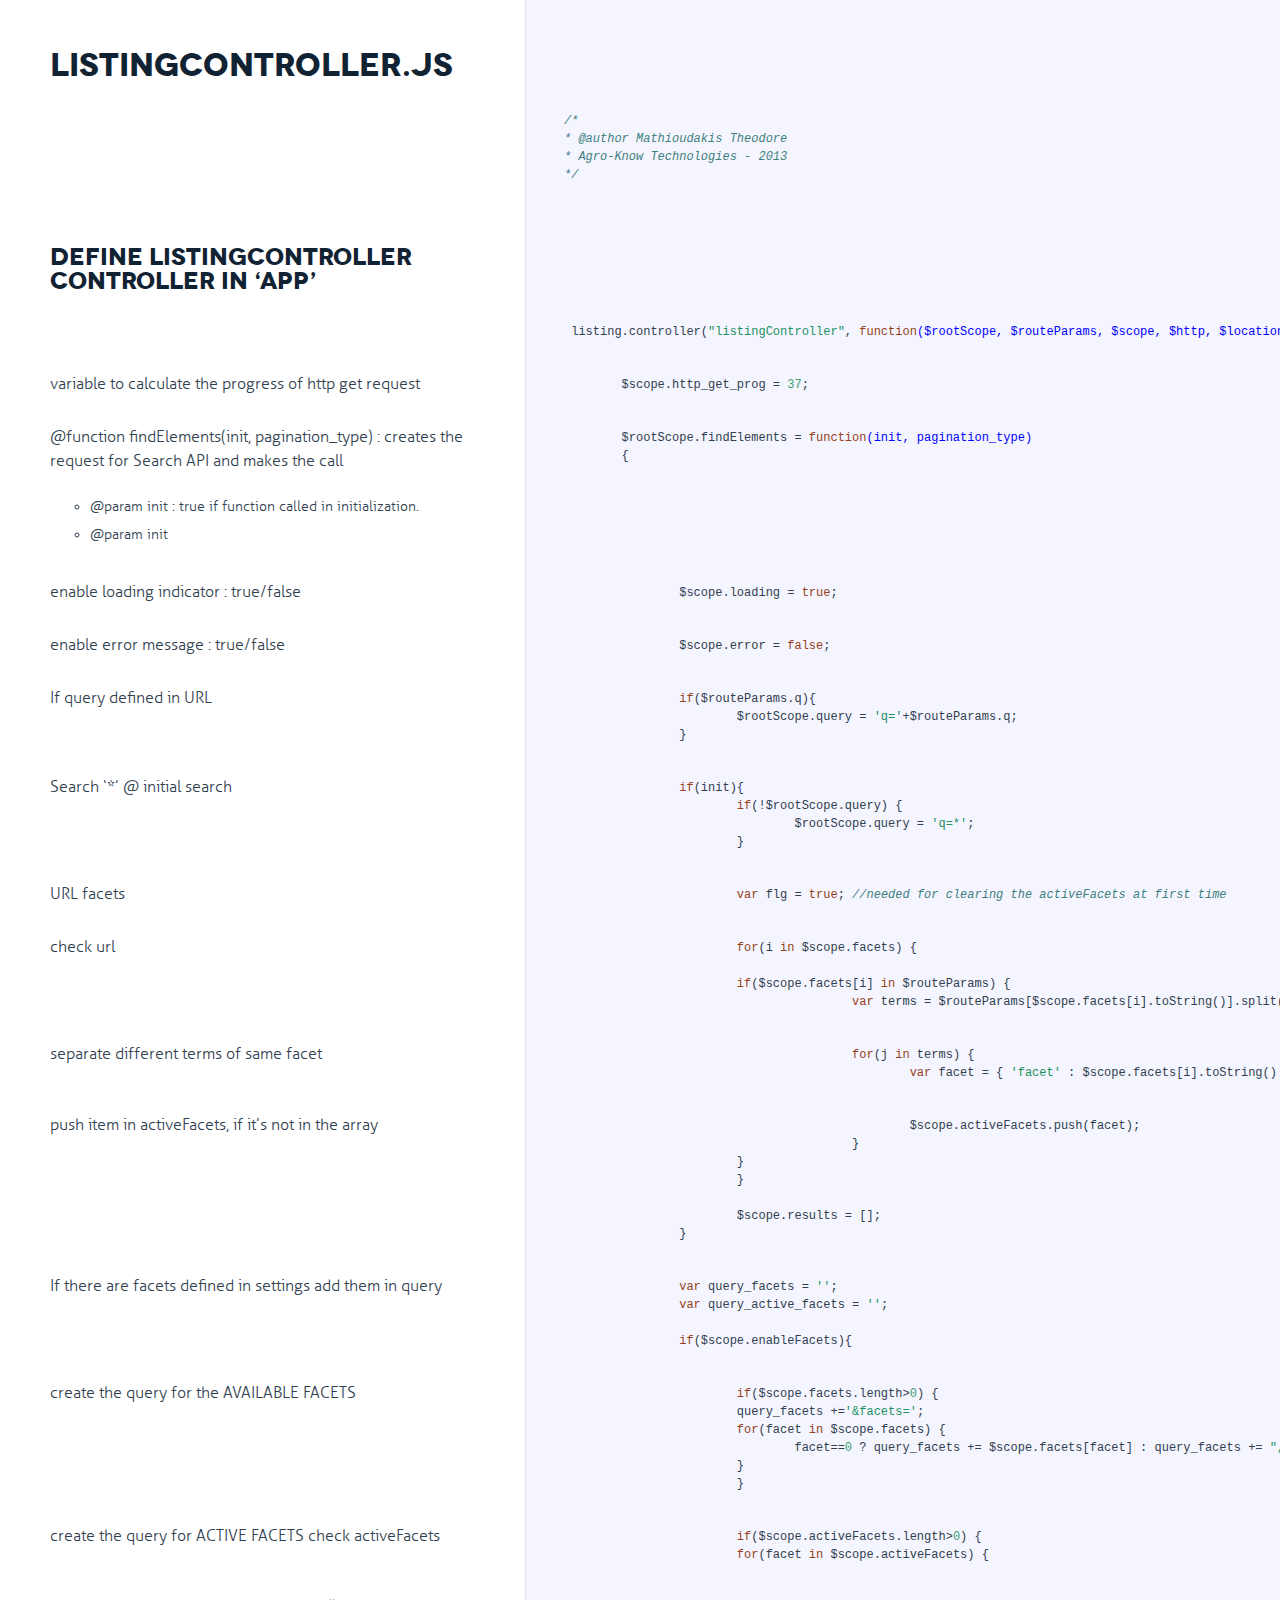
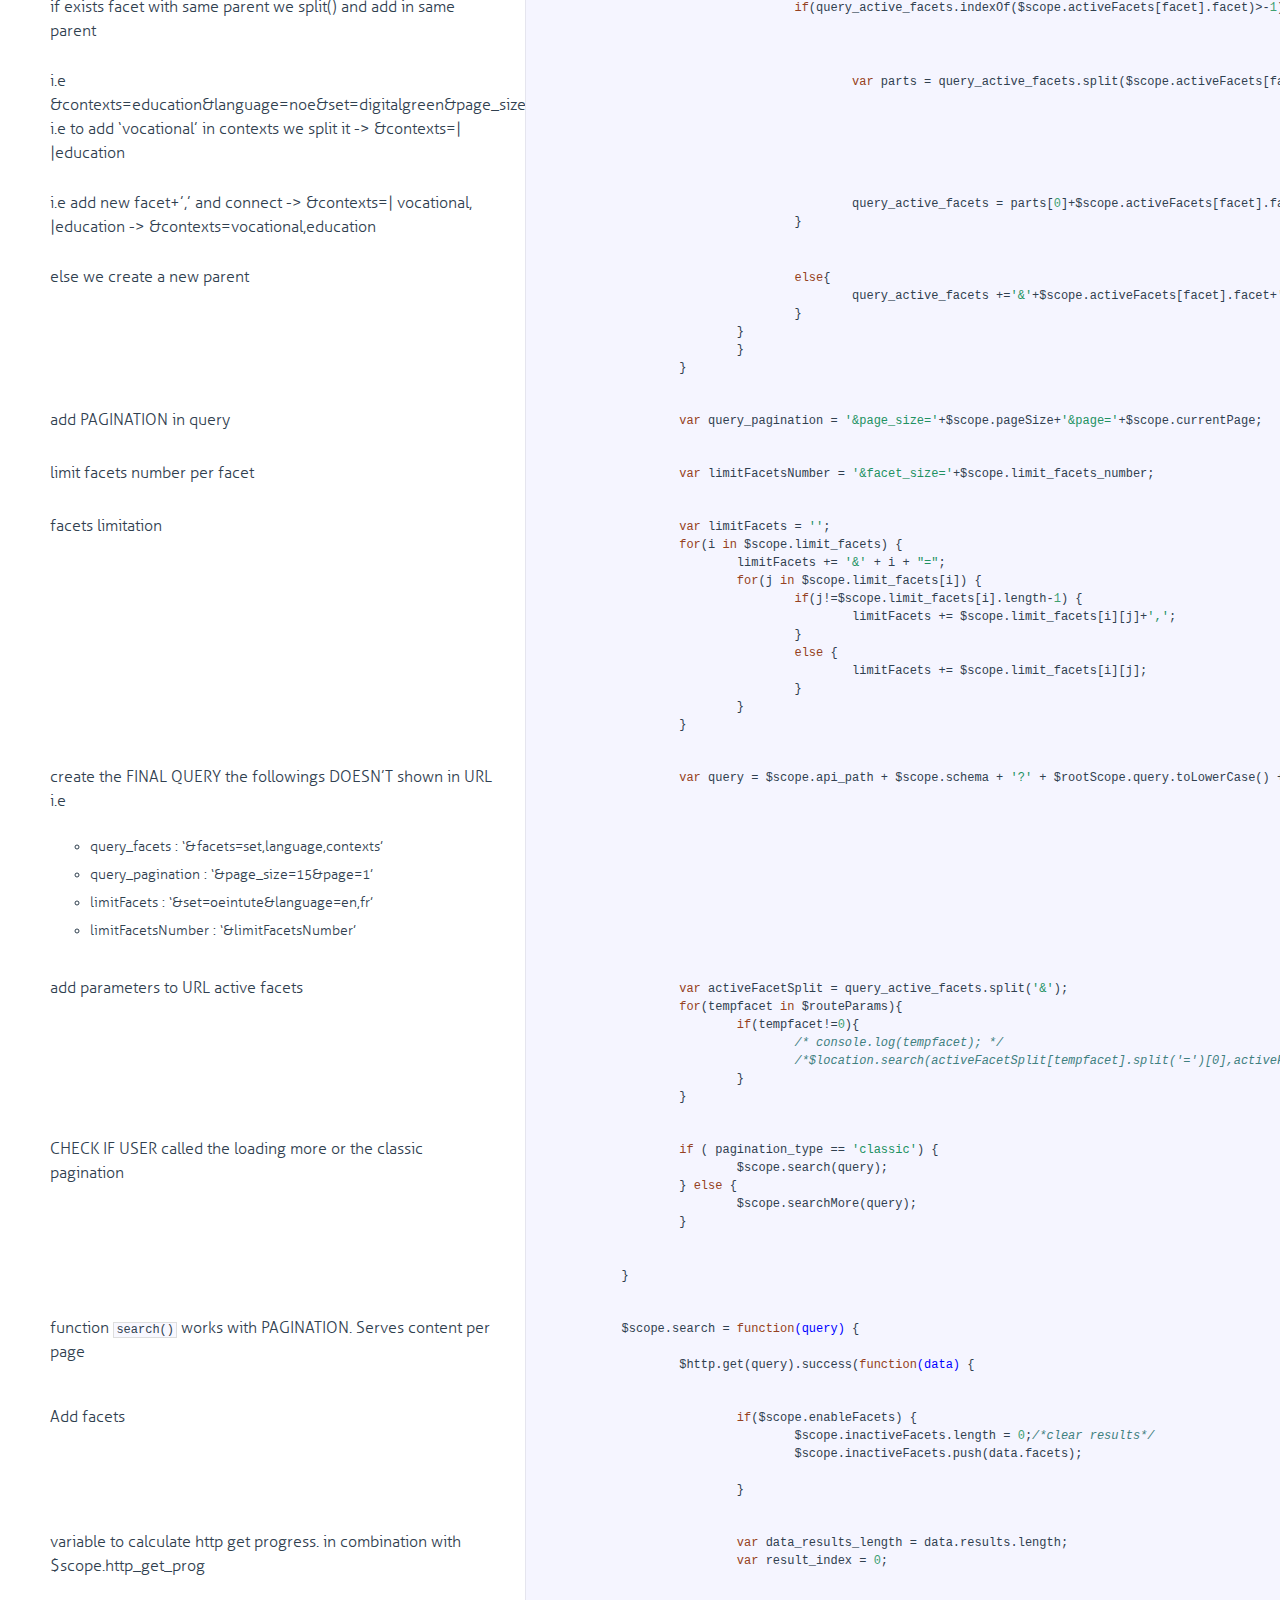
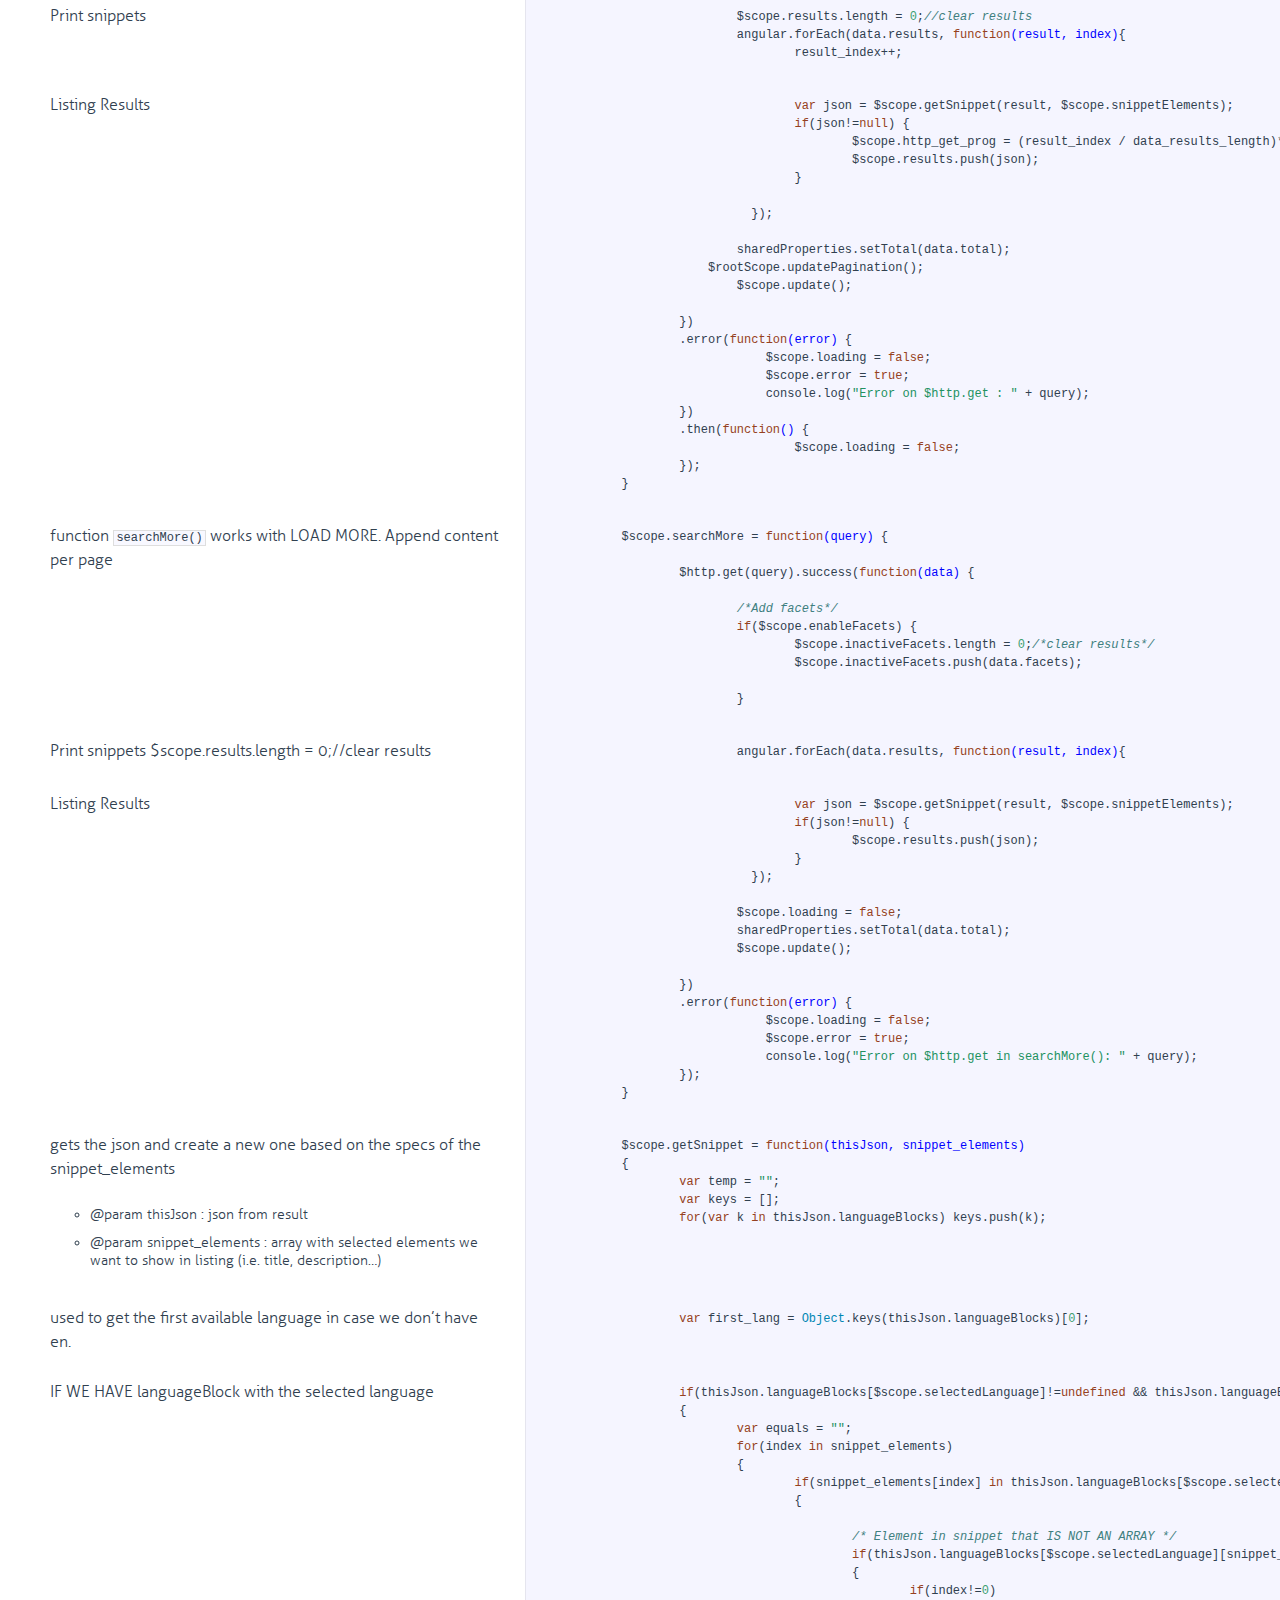
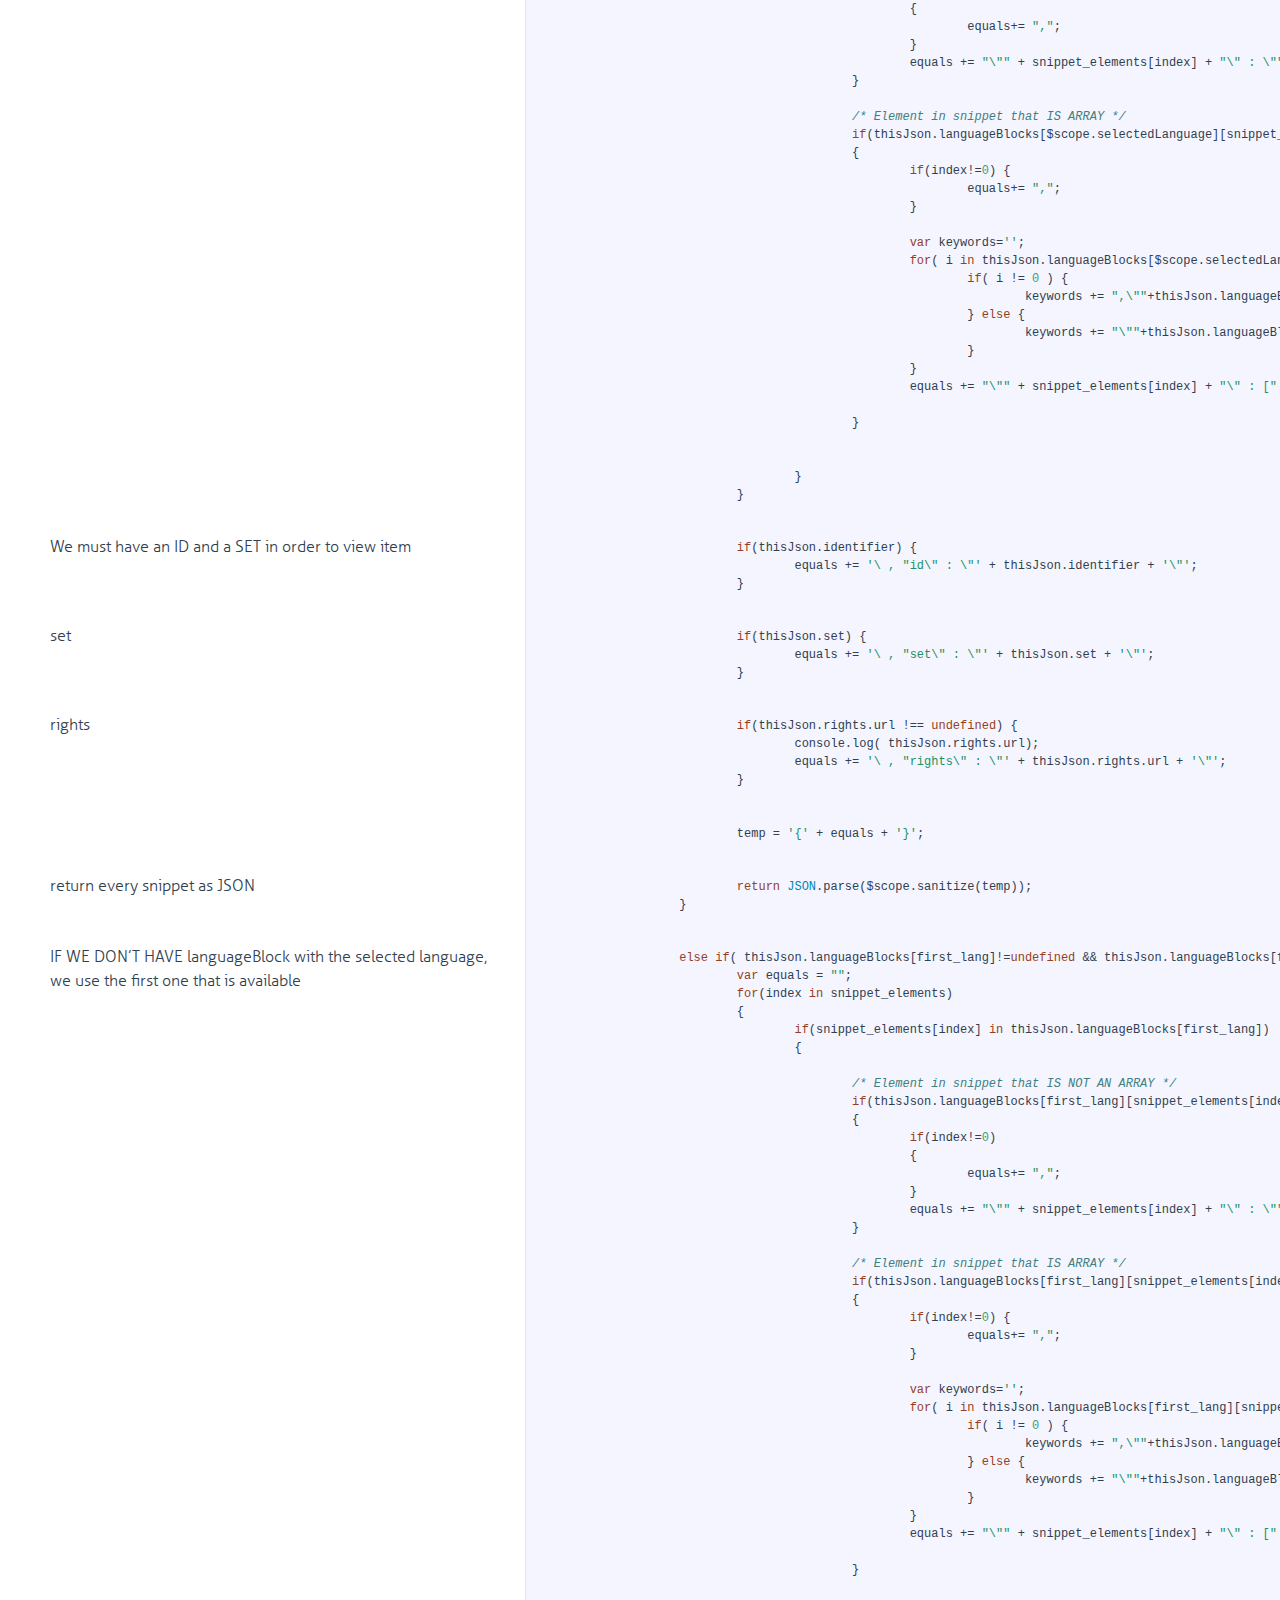
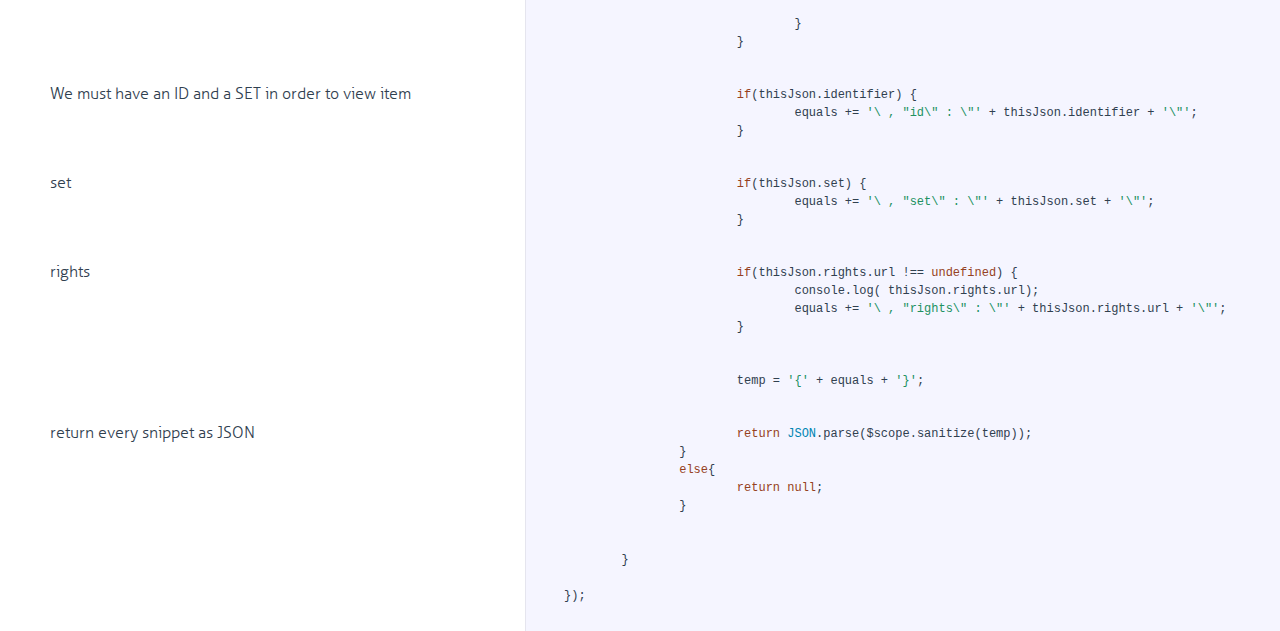
<file: docs/listingController.html>
<!DOCTYPE html>

<html>
<head>
  <title>listingController.js</title>
  <meta http-equiv="content-type" content="text/html; charset=UTF-8">
  <meta name="viewport" content="width=device-width, target-densitydpi=160dpi, initial-scale=1.0; maximum-scale=1.0; user-scalable=0;">
  <link rel="stylesheet" media="all" href="docco.css" />
</head>
<body>
  <div id="container">
    <div id="background"></div>
    
    <ul class="sections">
        
          <li id="title">
              <div class="annotation">
                  <h1>listingController.js</h1>
              </div>
          </li>
        
        
        
        <li id="section-1">
            <div class="annotation">
              
              <div class="pilwrap ">
                <a class="pilcrow" href="#section-1">&#182;</a>
              </div>
              
            </div>
            
            <div class="content"><div class='highlight'><pre><span class="hljs-comment">/*
* @author Mathioudakis Theodore
* Agro-Know Technologies - 2013
*/</span></pre></div></div>
            
        </li>
        
        
        <li id="section-2">
            <div class="annotation">
              
              <div class="pilwrap ">
                <a class="pilcrow" href="#section-2">&#182;</a>
              </div>
              <h2 id="define-listingcontroller-controller-in-app-">Define listingController controller in ‘app’</h2>

            </div>
            
        </li>
        
        
        <li id="section-3">
            <div class="annotation">
              
              <div class="pilwrap ">
                <a class="pilcrow" href="#section-3">&#182;</a>
              </div>
              
            </div>
            
            <div class="content"><div class='highlight'><pre>
 listing.controller(<span class="hljs-string">"listingController"</span>, <span class="hljs-function"><span class="hljs-keyword">function</span><span class="hljs-params">($rootScope, $routeParams, $scope, $http, $location, sharedProperties)</span>{</span></pre></div></div>
            
        </li>
        
        
        <li id="section-4">
            <div class="annotation">
              
              <div class="pilwrap ">
                <a class="pilcrow" href="#section-4">&#182;</a>
              </div>
              <p>variable to calculate the progress of http get request</p>

            </div>
            
            <div class="content"><div class='highlight'><pre>	$scope.http_get_prog = <span class="hljs-number">37</span>;</pre></div></div>
            
        </li>
        
        
        <li id="section-5">
            <div class="annotation">
              
              <div class="pilwrap ">
                <a class="pilcrow" href="#section-5">&#182;</a>
              </div>
              <p>@function findElements(init, pagination_type) : creates the request for Search API and makes the call</p>
<ul>
<li>@param init : true if function called in initialization.</li>
<li>@param init</li>
</ul>

            </div>
            
            <div class="content"><div class='highlight'><pre>	$rootScope.findElements = <span class="hljs-function"><span class="hljs-keyword">function</span><span class="hljs-params">(init, pagination_type)</span>
	{</span></pre></div></div>
            
        </li>
        
        
        <li id="section-6">
            <div class="annotation">
              
              <div class="pilwrap ">
                <a class="pilcrow" href="#section-6">&#182;</a>
              </div>
              <p>enable loading indicator : true/false</p>

            </div>
            
            <div class="content"><div class='highlight'><pre>		$scope.loading = <span class="hljs-literal">true</span>;</pre></div></div>
            
        </li>
        
        
        <li id="section-7">
            <div class="annotation">
              
              <div class="pilwrap ">
                <a class="pilcrow" href="#section-7">&#182;</a>
              </div>
              <p>enable error message : true/false</p>

            </div>
            
            <div class="content"><div class='highlight'><pre>		$scope.error = <span class="hljs-literal">false</span>;</pre></div></div>
            
        </li>
        
        
        <li id="section-8">
            <div class="annotation">
              
              <div class="pilwrap ">
                <a class="pilcrow" href="#section-8">&#182;</a>
              </div>
              <p>If query defined in URL</p>

            </div>
            
            <div class="content"><div class='highlight'><pre>		<span class="hljs-keyword">if</span>($routeParams.q){
			$rootScope.query = <span class="hljs-string">'q='</span>+$routeParams.q;
		}</pre></div></div>
            
        </li>
        
        
        <li id="section-9">
            <div class="annotation">
              
              <div class="pilwrap ">
                <a class="pilcrow" href="#section-9">&#182;</a>
              </div>
              <p>Search ‘*’ @ initial search</p>

            </div>
            
            <div class="content"><div class='highlight'><pre>		<span class="hljs-keyword">if</span>(init){
			<span class="hljs-keyword">if</span>(!$rootScope.query) {
				$rootScope.query = <span class="hljs-string">'q=*'</span>;
			}</pre></div></div>
            
        </li>
        
        
        <li id="section-10">
            <div class="annotation">
              
              <div class="pilwrap ">
                <a class="pilcrow" href="#section-10">&#182;</a>
              </div>
              <p>URL facets</p>

            </div>
            
            <div class="content"><div class='highlight'><pre>			<span class="hljs-keyword">var</span> flg = <span class="hljs-literal">true</span>; <span class="hljs-comment">//needed for clearing the activeFacets at first time</span></pre></div></div>
            
        </li>
        
        
        <li id="section-11">
            <div class="annotation">
              
              <div class="pilwrap ">
                <a class="pilcrow" href="#section-11">&#182;</a>
              </div>
              <p>check url</p>

            </div>
            
            <div class="content"><div class='highlight'><pre>			<span class="hljs-keyword">for</span>(i <span class="hljs-keyword">in</span> $scope.facets) {

		    	<span class="hljs-keyword">if</span>($scope.facets[i] <span class="hljs-keyword">in</span> $routeParams) {
					<span class="hljs-keyword">var</span> terms = $routeParams[$scope.facets[i].toString()].split(<span class="hljs-string">','</span>);</pre></div></div>
            
        </li>
        
        
        <li id="section-12">
            <div class="annotation">
              
              <div class="pilwrap ">
                <a class="pilcrow" href="#section-12">&#182;</a>
              </div>
              <p>separate different terms of same facet</p>

            </div>
            
            <div class="content"><div class='highlight'><pre>					<span class="hljs-keyword">for</span>(j <span class="hljs-keyword">in</span> terms) {
						<span class="hljs-keyword">var</span> facet = { <span class="hljs-string">'facet'</span> : $scope.facets[i].toString() , <span class="hljs-string">'term'</span> : terms[j]} ;</pre></div></div>
            
        </li>
        
        
        <li id="section-13">
            <div class="annotation">
              
              <div class="pilwrap ">
                <a class="pilcrow" href="#section-13">&#182;</a>
              </div>
              <p>push item in activeFacets, if it’s not in the array</p>

            </div>
            
            <div class="content"><div class='highlight'><pre>						$scope.activeFacets.push(facet);
					}
		    	}
			}

			$scope.results = [];
		}</pre></div></div>
            
        </li>
        
        
        <li id="section-14">
            <div class="annotation">
              
              <div class="pilwrap ">
                <a class="pilcrow" href="#section-14">&#182;</a>
              </div>
              <p>If there are facets defined in settings add them in query</p>

            </div>
            
            <div class="content"><div class='highlight'><pre>		<span class="hljs-keyword">var</span> query_facets = <span class="hljs-string">''</span>;
		<span class="hljs-keyword">var</span> query_active_facets = <span class="hljs-string">''</span>;

		<span class="hljs-keyword">if</span>($scope.enableFacets){</pre></div></div>
            
        </li>
        
        
        <li id="section-15">
            <div class="annotation">
              
              <div class="pilwrap ">
                <a class="pilcrow" href="#section-15">&#182;</a>
              </div>
              <p>create the query for the AVAILABLE FACETS</p>

            </div>
            
            <div class="content"><div class='highlight'><pre>			<span class="hljs-keyword">if</span>($scope.facets.length&gt;<span class="hljs-number">0</span>) {
		    	query_facets +=<span class="hljs-string">'&amp;facets='</span>;
		    	<span class="hljs-keyword">for</span>(facet <span class="hljs-keyword">in</span> $scope.facets) {
		    		facet==<span class="hljs-number">0</span> ? query_facets += $scope.facets[facet] : query_facets += <span class="hljs-string">","</span>+$scope.facets[facet];
		    	}
			}</pre></div></div>
            
        </li>
        
        
        <li id="section-16">
            <div class="annotation">
              
              <div class="pilwrap ">
                <a class="pilcrow" href="#section-16">&#182;</a>
              </div>
              <p>create the query for ACTIVE FACETS
check activeFacets</p>

            </div>
            
            <div class="content"><div class='highlight'><pre>			<span class="hljs-keyword">if</span>($scope.activeFacets.length&gt;<span class="hljs-number">0</span>) {
		    	<span class="hljs-keyword">for</span>(facet <span class="hljs-keyword">in</span> $scope.activeFacets) {</pre></div></div>
            
        </li>
        
        
        <li id="section-17">
            <div class="annotation">
              
              <div class="pilwrap ">
                <a class="pilcrow" href="#section-17">&#182;</a>
              </div>
              <p>if exists facet with same parent we split() and add in same parent</p>

            </div>
            
            <div class="content"><div class='highlight'><pre>		    		<span class="hljs-keyword">if</span>(query_active_facets.indexOf($scope.activeFacets[facet].facet)&gt;-<span class="hljs-number">1</span>){</pre></div></div>
            
        </li>
        
        
        <li id="section-18">
            <div class="annotation">
              
              <div class="pilwrap ">
                <a class="pilcrow" href="#section-18">&#182;</a>
              </div>
              <p>i.e &amp;contexts=education&amp;language=noe&amp;set=digitalgreen&amp;page_size=10&amp;page=1
i.e to add ‘vocational’ in contexts we split it -&gt; &amp;contexts=| |education</p>

            </div>
            
            <div class="content"><div class='highlight'><pre>		    			<span class="hljs-keyword">var</span> parts = query_active_facets.split($scope.activeFacets[facet].facet+<span class="hljs-string">'='</span>);</pre></div></div>
            
        </li>
        
        
        <li id="section-19">
            <div class="annotation">
              
              <div class="pilwrap ">
                <a class="pilcrow" href="#section-19">&#182;</a>
              </div>
              <p>i.e add new facet+’,’ and connect -&gt; &amp;contexts=| vocational, |education -&gt; &amp;contexts=vocational,education</p>

            </div>
            
            <div class="content"><div class='highlight'><pre>		    			query_active_facets = parts[<span class="hljs-number">0</span>]+$scope.activeFacets[facet].facet+<span class="hljs-string">'='</span>+$scope.activeFacets[facet].term+<span class="hljs-string">','</span>+parts[<span class="hljs-number">1</span>];
		    		}</pre></div></div>
            
        </li>
        
        
        <li id="section-20">
            <div class="annotation">
              
              <div class="pilwrap ">
                <a class="pilcrow" href="#section-20">&#182;</a>
              </div>
              <p>else we create a new parent</p>

            </div>
            
            <div class="content"><div class='highlight'><pre>		    		<span class="hljs-keyword">else</span>{
			    		query_active_facets +=<span class="hljs-string">'&amp;'</span>+$scope.activeFacets[facet].facet+<span class="hljs-string">'='</span>+$scope.activeFacets[facet].term;
		    		}
		    	}
			}
	  	}</pre></div></div>
            
        </li>
        
        
        <li id="section-21">
            <div class="annotation">
              
              <div class="pilwrap ">
                <a class="pilcrow" href="#section-21">&#182;</a>
              </div>
              <p>add PAGINATION in query</p>

            </div>
            
            <div class="content"><div class='highlight'><pre>		<span class="hljs-keyword">var</span> query_pagination = <span class="hljs-string">'&amp;page_size='</span>+$scope.pageSize+<span class="hljs-string">'&amp;page='</span>+$scope.currentPage;</pre></div></div>
            
        </li>
        
        
        <li id="section-22">
            <div class="annotation">
              
              <div class="pilwrap ">
                <a class="pilcrow" href="#section-22">&#182;</a>
              </div>
              <p>limit facets number per facet</p>

            </div>
            
            <div class="content"><div class='highlight'><pre>		<span class="hljs-keyword">var</span> limitFacetsNumber = <span class="hljs-string">'&amp;facet_size='</span>+$scope.limit_facets_number;</pre></div></div>
            
        </li>
        
        
        <li id="section-23">
            <div class="annotation">
              
              <div class="pilwrap ">
                <a class="pilcrow" href="#section-23">&#182;</a>
              </div>
              <p>facets limitation</p>

            </div>
            
            <div class="content"><div class='highlight'><pre>		<span class="hljs-keyword">var</span> limitFacets = <span class="hljs-string">''</span>;
		<span class="hljs-keyword">for</span>(i <span class="hljs-keyword">in</span> $scope.limit_facets) {
			limitFacets += <span class="hljs-string">'&amp;'</span> + i + <span class="hljs-string">"="</span>;
			<span class="hljs-keyword">for</span>(j <span class="hljs-keyword">in</span> $scope.limit_facets[i]) {
				<span class="hljs-keyword">if</span>(j!=$scope.limit_facets[i].length-<span class="hljs-number">1</span>) {
					limitFacets += $scope.limit_facets[i][j]+<span class="hljs-string">','</span>;
				}
				<span class="hljs-keyword">else</span> {
					limitFacets += $scope.limit_facets[i][j];
				}
			}
		}</pre></div></div>
            
        </li>
        
        
        <li id="section-24">
            <div class="annotation">
              
              <div class="pilwrap ">
                <a class="pilcrow" href="#section-24">&#182;</a>
              </div>
              <p>create the FINAL QUERY
the  followings DOESN’T shown in URL
i.e</p>
<ul>
<li>query_facets : ‘&amp;facets=set,language,contexts’</li>
<li>query_pagination : ‘&amp;page_size=15&amp;page=1’</li>
<li>limitFacets : ‘&amp;set=oeintute&amp;language=en,fr’</li>
<li>limitFacetsNumber : ‘&amp;limitFacetsNumber’</li>
</ul>

            </div>
            
            <div class="content"><div class='highlight'><pre>		<span class="hljs-keyword">var</span> query = $scope.api_path + $scope.schema + <span class="hljs-string">'?'</span> + $rootScope.query.toLowerCase() + query_facets + query_active_facets + query_pagination + limitFacets + limitFacetsNumber;</pre></div></div>
            
        </li>
        
        
        <li id="section-25">
            <div class="annotation">
              
              <div class="pilwrap ">
                <a class="pilcrow" href="#section-25">&#182;</a>
              </div>
              <p>add parameters to URL
active facets</p>

            </div>
            
            <div class="content"><div class='highlight'><pre>		<span class="hljs-keyword">var</span> activeFacetSplit = query_active_facets.split(<span class="hljs-string">'&amp;'</span>);
		<span class="hljs-keyword">for</span>(tempfacet <span class="hljs-keyword">in</span> $routeParams){
			<span class="hljs-keyword">if</span>(tempfacet!=<span class="hljs-number">0</span>){
				<span class="hljs-comment">/* console.log(tempfacet); */</span>
				<span class="hljs-comment">/*$location.search(activeFacetSplit[tempfacet].split('=')[0],activeFacetSplit[tempfacet].split('=')[1]); */</span>
			}
		}</pre></div></div>
            
        </li>
        
        
        <li id="section-26">
            <div class="annotation">
              
              <div class="pilwrap ">
                <a class="pilcrow" href="#section-26">&#182;</a>
              </div>
              <p>CHECK IF USER called the loading more or the classic pagination</p>

            </div>
            
            <div class="content"><div class='highlight'><pre>		<span class="hljs-keyword">if</span> ( pagination_type == <span class="hljs-string">'classic'</span>) {
			$scope.search(query);
		} <span class="hljs-keyword">else</span> {
			$scope.searchMore(query);
		}


	}</pre></div></div>
            
        </li>
        
        
        <li id="section-27">
            <div class="annotation">
              
              <div class="pilwrap ">
                <a class="pilcrow" href="#section-27">&#182;</a>
              </div>
              <p>function <code>search()</code> works with PAGINATION.
Serves content per page</p>

            </div>
            
            <div class="content"><div class='highlight'><pre>	$scope.search = <span class="hljs-function"><span class="hljs-keyword">function</span><span class="hljs-params">(query)</span> {</span>

		$http.get(query).success(<span class="hljs-function"><span class="hljs-keyword">function</span><span class="hljs-params">(data)</span> {</span></pre></div></div>
            
        </li>
        
        
        <li id="section-28">
            <div class="annotation">
              
              <div class="pilwrap ">
                <a class="pilcrow" href="#section-28">&#182;</a>
              </div>
              <p>Add facets</p>

            </div>
            
            <div class="content"><div class='highlight'><pre>			<span class="hljs-keyword">if</span>($scope.enableFacets) {
				$scope.inactiveFacets.length = <span class="hljs-number">0</span>;<span class="hljs-comment">/*clear results*/</span>
				$scope.inactiveFacets.push(data.facets);

			}</pre></div></div>
            
        </li>
        
        
        <li id="section-29">
            <div class="annotation">
              
              <div class="pilwrap ">
                <a class="pilcrow" href="#section-29">&#182;</a>
              </div>
              <p>variable to calculate http get progress. in combination with $scope.http_get_prog</p>

            </div>
            
            <div class="content"><div class='highlight'><pre>			<span class="hljs-keyword">var</span> data_results_length = data.results.length;
			<span class="hljs-keyword">var</span> result_index = <span class="hljs-number">0</span>;</pre></div></div>
            
        </li>
        
        
        <li id="section-30">
            <div class="annotation">
              
              <div class="pilwrap ">
                <a class="pilcrow" href="#section-30">&#182;</a>
              </div>
              <p>Print snippets</p>

            </div>
            
            <div class="content"><div class='highlight'><pre>			$scope.results.length = <span class="hljs-number">0</span>;<span class="hljs-comment">//clear results</span>
			angular.forEach(data.results, <span class="hljs-function"><span class="hljs-keyword">function</span><span class="hljs-params">(result, index)</span>{</span>
				result_index++;</pre></div></div>
            
        </li>
        
        
        <li id="section-31">
            <div class="annotation">
              
              <div class="pilwrap ">
                <a class="pilcrow" href="#section-31">&#182;</a>
              </div>
              <p>Listing Results</p>

            </div>
            
            <div class="content"><div class='highlight'><pre>			  	<span class="hljs-keyword">var</span> json = $scope.getSnippet(result, $scope.snippetElements);
			  	<span class="hljs-keyword">if</span>(json!=<span class="hljs-literal">null</span>) {
			  		$scope.http_get_prog = (result_index / data_results_length)*<span class="hljs-number">100</span>;
			  		$scope.results.push(json);
			  	}

			  });

			sharedProperties.setTotal(data.total);
		    $rootScope.updatePagination();
			$scope.update();

		})
		.error(<span class="hljs-function"><span class="hljs-keyword">function</span><span class="hljs-params">(error)</span> {</span>
			    $scope.loading = <span class="hljs-literal">false</span>;
			    $scope.error = <span class="hljs-literal">true</span>;
			    console.log(<span class="hljs-string">"Error on $http.get : "</span> + query);
		})
		.then(<span class="hljs-function"><span class="hljs-keyword">function</span><span class="hljs-params">()</span> {</span>
				$scope.loading = <span class="hljs-literal">false</span>;
		});
	}</pre></div></div>
            
        </li>
        
        
        <li id="section-32">
            <div class="annotation">
              
              <div class="pilwrap ">
                <a class="pilcrow" href="#section-32">&#182;</a>
              </div>
              <p>function <code>searchMore()</code> works with LOAD MORE.
Append content per page</p>

            </div>
            
            <div class="content"><div class='highlight'><pre>	$scope.searchMore = <span class="hljs-function"><span class="hljs-keyword">function</span><span class="hljs-params">(query)</span> {</span>

		$http.get(query).success(<span class="hljs-function"><span class="hljs-keyword">function</span><span class="hljs-params">(data)</span> {</span>

			<span class="hljs-comment">/*Add facets*/</span>
			<span class="hljs-keyword">if</span>($scope.enableFacets) {
				$scope.inactiveFacets.length = <span class="hljs-number">0</span>;<span class="hljs-comment">/*clear results*/</span>
				$scope.inactiveFacets.push(data.facets);

			}</pre></div></div>
            
        </li>
        
        
        <li id="section-33">
            <div class="annotation">
              
              <div class="pilwrap ">
                <a class="pilcrow" href="#section-33">&#182;</a>
              </div>
              <p>Print snippets
$scope.results.length = 0;//clear results</p>

            </div>
            
            <div class="content"><div class='highlight'><pre>			angular.forEach(data.results, <span class="hljs-function"><span class="hljs-keyword">function</span><span class="hljs-params">(result, index)</span>{</span></pre></div></div>
            
        </li>
        
        
        <li id="section-34">
            <div class="annotation">
              
              <div class="pilwrap ">
                <a class="pilcrow" href="#section-34">&#182;</a>
              </div>
              <p>Listing Results</p>

            </div>
            
            <div class="content"><div class='highlight'><pre>			  	<span class="hljs-keyword">var</span> json = $scope.getSnippet(result, $scope.snippetElements);
			  	<span class="hljs-keyword">if</span>(json!=<span class="hljs-literal">null</span>) {
			  		$scope.results.push(json);
			  	}
			  });

			$scope.loading = <span class="hljs-literal">false</span>;
			sharedProperties.setTotal(data.total);
			$scope.update();

		})
		.error(<span class="hljs-function"><span class="hljs-keyword">function</span><span class="hljs-params">(error)</span> {</span>
			    $scope.loading = <span class="hljs-literal">false</span>;
			    $scope.error = <span class="hljs-literal">true</span>;
			    console.log(<span class="hljs-string">"Error on $http.get in searchMore(): "</span> + query);
		});
	}</pre></div></div>
            
        </li>
        
        
        <li id="section-35">
            <div class="annotation">
              
              <div class="pilwrap ">
                <a class="pilcrow" href="#section-35">&#182;</a>
              </div>
              <p>gets the json and create a new one based on the specs of the snippet_elements</p>
<ul>
<li>@param thisJson : json from result</li>
<li>@param snippet_elements : array with selected elements we want to show in listing (i.e. title, description…)</li>
</ul>

            </div>
            
            <div class="content"><div class='highlight'><pre>	$scope.getSnippet = <span class="hljs-function"><span class="hljs-keyword">function</span><span class="hljs-params">(thisJson, snippet_elements)</span>
	{</span>
		<span class="hljs-keyword">var</span> temp = <span class="hljs-string">""</span>;
		<span class="hljs-keyword">var</span> keys = [];
		<span class="hljs-keyword">for</span>(<span class="hljs-keyword">var</span> k <span class="hljs-keyword">in</span> thisJson.languageBlocks) keys.push(k);</pre></div></div>
            
        </li>
        
        
        <li id="section-36">
            <div class="annotation">
              
              <div class="pilwrap ">
                <a class="pilcrow" href="#section-36">&#182;</a>
              </div>
              <p>used to get the first available language in case we don’t have en.</p>

            </div>
            
            <div class="content"><div class='highlight'><pre>		<span class="hljs-keyword">var</span> first_lang = <span class="hljs-built_in">Object</span>.keys(thisJson.languageBlocks)[<span class="hljs-number">0</span>];</pre></div></div>
            
        </li>
        
        
        <li id="section-37">
            <div class="annotation">
              
              <div class="pilwrap ">
                <a class="pilcrow" href="#section-37">&#182;</a>
              </div>
              <p>IF WE HAVE languageBlock with the selected language</p>

            </div>
            
            <div class="content"><div class='highlight'><pre>		<span class="hljs-keyword">if</span>(thisJson.languageBlocks[$scope.selectedLanguage]!=<span class="hljs-literal">undefined</span> &amp;&amp; thisJson.languageBlocks[$scope.selectedLanguage].title!=<span class="hljs-literal">undefined</span>)
		{
			<span class="hljs-keyword">var</span> equals = <span class="hljs-string">""</span>;
			<span class="hljs-keyword">for</span>(index <span class="hljs-keyword">in</span> snippet_elements)
			{
				<span class="hljs-keyword">if</span>(snippet_elements[index] <span class="hljs-keyword">in</span> thisJson.languageBlocks[$scope.selectedLanguage])
				{

					<span class="hljs-comment">/* Element in snippet that IS NOT AN ARRAY */</span>
					<span class="hljs-keyword">if</span>(thisJson.languageBlocks[$scope.selectedLanguage][snippet_elements[index]]!=<span class="hljs-literal">null</span> &amp;&amp; !(thisJson.languageBlocks[$scope.selectedLanguage][snippet_elements[index]] <span class="hljs-keyword">instanceof</span> <span class="hljs-built_in">Array</span>))
					{
						<span class="hljs-keyword">if</span>(index!=<span class="hljs-number">0</span>)
						{
							equals+= <span class="hljs-string">","</span>;
						}
						equals += <span class="hljs-string">"\""</span> + snippet_elements[index] + <span class="hljs-string">"\" : \""</span> + $scope.truncate(thisJson.languageBlocks[$scope.selectedLanguage][snippet_elements[index]], $scope.maxTextLength, <span class="hljs-string">' ...'</span>).replace(<span class="hljs-regexp">/\"/g</span>, <span class="hljs-string">"\\\""</span>) + <span class="hljs-string">"\""</span>;
					}

					<span class="hljs-comment">/* Element in snippet that IS ARRAY */</span>
					<span class="hljs-keyword">if</span>(thisJson.languageBlocks[$scope.selectedLanguage][snippet_elements[index]]!=<span class="hljs-literal">null</span> &amp;&amp; (thisJson.languageBlocks[$scope.selectedLanguage][snippet_elements[index]] <span class="hljs-keyword">instanceof</span> <span class="hljs-built_in">Array</span>))
					{
						<span class="hljs-keyword">if</span>(index!=<span class="hljs-number">0</span>) {
							equals+= <span class="hljs-string">","</span>;
						}

						<span class="hljs-keyword">var</span> keywords=<span class="hljs-string">''</span>;
						<span class="hljs-keyword">for</span>( i <span class="hljs-keyword">in</span> thisJson.languageBlocks[$scope.selectedLanguage][snippet_elements[index]] ) {
							<span class="hljs-keyword">if</span>( i != <span class="hljs-number">0</span> ) {
								keywords += <span class="hljs-string">",\""</span>+thisJson.languageBlocks[$scope.selectedLanguage][snippet_elements[index]][i]+<span class="hljs-string">"\""</span>;
							} <span class="hljs-keyword">else</span> {
								keywords += <span class="hljs-string">"\""</span>+thisJson.languageBlocks[$scope.selectedLanguage][snippet_elements[index]][i]+<span class="hljs-string">"\""</span>;
							}
						}
						equals += <span class="hljs-string">"\""</span> + snippet_elements[index] + <span class="hljs-string">"\" : ["</span> + keywords + <span class="hljs-string">"]"</span>;

					}


				}
			}</pre></div></div>
            
        </li>
        
        
        <li id="section-38">
            <div class="annotation">
              
              <div class="pilwrap ">
                <a class="pilcrow" href="#section-38">&#182;</a>
              </div>
              <p>We must have an ID and a SET in order to view item</p>

            </div>
            
            <div class="content"><div class='highlight'><pre>			<span class="hljs-keyword">if</span>(thisJson.identifier) {
				equals += <span class="hljs-string">'\ , "id\" : \"'</span> + thisJson.identifier + <span class="hljs-string">'\"'</span>;
			}</pre></div></div>
            
        </li>
        
        
        <li id="section-39">
            <div class="annotation">
              
              <div class="pilwrap ">
                <a class="pilcrow" href="#section-39">&#182;</a>
              </div>
              <p>set</p>

            </div>
            
            <div class="content"><div class='highlight'><pre>			<span class="hljs-keyword">if</span>(thisJson.set) {
				equals += <span class="hljs-string">'\ , "set\" : \"'</span> + thisJson.set + <span class="hljs-string">'\"'</span>;
			}</pre></div></div>
            
        </li>
        
        
        <li id="section-40">
            <div class="annotation">
              
              <div class="pilwrap ">
                <a class="pilcrow" href="#section-40">&#182;</a>
              </div>
              <p>rights</p>

            </div>
            
            <div class="content"><div class='highlight'><pre>			<span class="hljs-keyword">if</span>(thisJson.rights.url !== <span class="hljs-literal">undefined</span>) {
				console.log( thisJson.rights.url);
				equals += <span class="hljs-string">'\ , "rights\" : \"'</span> + thisJson.rights.url + <span class="hljs-string">'\"'</span>;
			}


			temp = <span class="hljs-string">'{'</span> + equals + <span class="hljs-string">'}'</span>;</pre></div></div>
            
        </li>
        
        
        <li id="section-41">
            <div class="annotation">
              
              <div class="pilwrap ">
                <a class="pilcrow" href="#section-41">&#182;</a>
              </div>
              <p>return every snippet as JSON</p>

            </div>
            
            <div class="content"><div class='highlight'><pre>			<span class="hljs-keyword">return</span> <span class="hljs-built_in">JSON</span>.parse($scope.sanitize(temp));
		}</pre></div></div>
            
        </li>
        
        
        <li id="section-42">
            <div class="annotation">
              
              <div class="pilwrap ">
                <a class="pilcrow" href="#section-42">&#182;</a>
              </div>
              <p>IF WE DON’T HAVE languageBlock with the selected language, we use the first one that is available</p>

            </div>
            
            <div class="content"><div class='highlight'><pre>		<span class="hljs-keyword">else</span> <span class="hljs-keyword">if</span>( thisJson.languageBlocks[first_lang]!=<span class="hljs-literal">undefined</span> &amp;&amp; thisJson.languageBlocks[first_lang].title!=<span class="hljs-literal">undefined</span> ){
			<span class="hljs-keyword">var</span> equals = <span class="hljs-string">""</span>;
			<span class="hljs-keyword">for</span>(index <span class="hljs-keyword">in</span> snippet_elements)
			{
				<span class="hljs-keyword">if</span>(snippet_elements[index] <span class="hljs-keyword">in</span> thisJson.languageBlocks[first_lang])
				{

					<span class="hljs-comment">/* Element in snippet that IS NOT AN ARRAY */</span>
					<span class="hljs-keyword">if</span>(thisJson.languageBlocks[first_lang][snippet_elements[index]]!=<span class="hljs-literal">null</span> &amp;&amp; !(thisJson.languageBlocks[first_lang][snippet_elements[index]] <span class="hljs-keyword">instanceof</span> <span class="hljs-built_in">Array</span>))
					{
						<span class="hljs-keyword">if</span>(index!=<span class="hljs-number">0</span>)
						{
							equals+= <span class="hljs-string">","</span>;
						}
						equals += <span class="hljs-string">"\""</span> + snippet_elements[index] + <span class="hljs-string">"\" : \""</span> + $scope.truncate(thisJson.languageBlocks[first_lang][snippet_elements[index]], $scope.maxTextLength, <span class="hljs-string">' ...'</span>).replace(<span class="hljs-regexp">/\"/g</span>, <span class="hljs-string">"\\\""</span>) + <span class="hljs-string">"\""</span>;
					}

					<span class="hljs-comment">/* Element in snippet that IS ARRAY */</span>
					<span class="hljs-keyword">if</span>(thisJson.languageBlocks[first_lang][snippet_elements[index]]!=<span class="hljs-literal">null</span> &amp;&amp; (thisJson.languageBlocks[first_lang][snippet_elements[index]] <span class="hljs-keyword">instanceof</span> <span class="hljs-built_in">Array</span>))
					{
						<span class="hljs-keyword">if</span>(index!=<span class="hljs-number">0</span>) {
							equals+= <span class="hljs-string">","</span>;
						}

						<span class="hljs-keyword">var</span> keywords=<span class="hljs-string">''</span>;
						<span class="hljs-keyword">for</span>( i <span class="hljs-keyword">in</span> thisJson.languageBlocks[first_lang][snippet_elements[index]] ) {
							<span class="hljs-keyword">if</span>( i != <span class="hljs-number">0</span> ) {
								keywords += <span class="hljs-string">",\""</span>+thisJson.languageBlocks[first_lang][snippet_elements[index]][i]+<span class="hljs-string">"\""</span>;
							} <span class="hljs-keyword">else</span> {
								keywords += <span class="hljs-string">"\""</span>+thisJson.languageBlocks[first_lang][snippet_elements[index]][i]+<span class="hljs-string">"\""</span>;
							}
						}
						equals += <span class="hljs-string">"\""</span> + snippet_elements[index] + <span class="hljs-string">"\" : ["</span> + keywords + <span class="hljs-string">"]"</span>;

					}


				}
			}</pre></div></div>
            
        </li>
        
        
        <li id="section-43">
            <div class="annotation">
              
              <div class="pilwrap ">
                <a class="pilcrow" href="#section-43">&#182;</a>
              </div>
              <p>We must have an ID and a SET in order to view item</p>

            </div>
            
            <div class="content"><div class='highlight'><pre>			<span class="hljs-keyword">if</span>(thisJson.identifier) {
				equals += <span class="hljs-string">'\ , "id\" : \"'</span> + thisJson.identifier + <span class="hljs-string">'\"'</span>;
			}</pre></div></div>
            
        </li>
        
        
        <li id="section-44">
            <div class="annotation">
              
              <div class="pilwrap ">
                <a class="pilcrow" href="#section-44">&#182;</a>
              </div>
              <p>set</p>

            </div>
            
            <div class="content"><div class='highlight'><pre>			<span class="hljs-keyword">if</span>(thisJson.set) {
				equals += <span class="hljs-string">'\ , "set\" : \"'</span> + thisJson.set + <span class="hljs-string">'\"'</span>;
			}</pre></div></div>
            
        </li>
        
        
        <li id="section-45">
            <div class="annotation">
              
              <div class="pilwrap ">
                <a class="pilcrow" href="#section-45">&#182;</a>
              </div>
              <p>rights</p>

            </div>
            
            <div class="content"><div class='highlight'><pre>			<span class="hljs-keyword">if</span>(thisJson.rights.url !== <span class="hljs-literal">undefined</span>) {
				console.log( thisJson.rights.url);
				equals += <span class="hljs-string">'\ , "rights\" : \"'</span> + thisJson.rights.url + <span class="hljs-string">'\"'</span>;
			}


			temp = <span class="hljs-string">'{'</span> + equals + <span class="hljs-string">'}'</span>;</pre></div></div>
            
        </li>
        
        
        <li id="section-46">
            <div class="annotation">
              
              <div class="pilwrap ">
                <a class="pilcrow" href="#section-46">&#182;</a>
              </div>
              <p>return every snippet as JSON</p>

            </div>
            
            <div class="content"><div class='highlight'><pre>			<span class="hljs-keyword">return</span> <span class="hljs-built_in">JSON</span>.parse($scope.sanitize(temp));
		}
		<span class="hljs-keyword">else</span>{
			<span class="hljs-keyword">return</span> <span class="hljs-literal">null</span>;
		}


	}

});</pre></div></div>
            
        </li>
        
    </ul>
  </div>
</body>
</html>
</file>
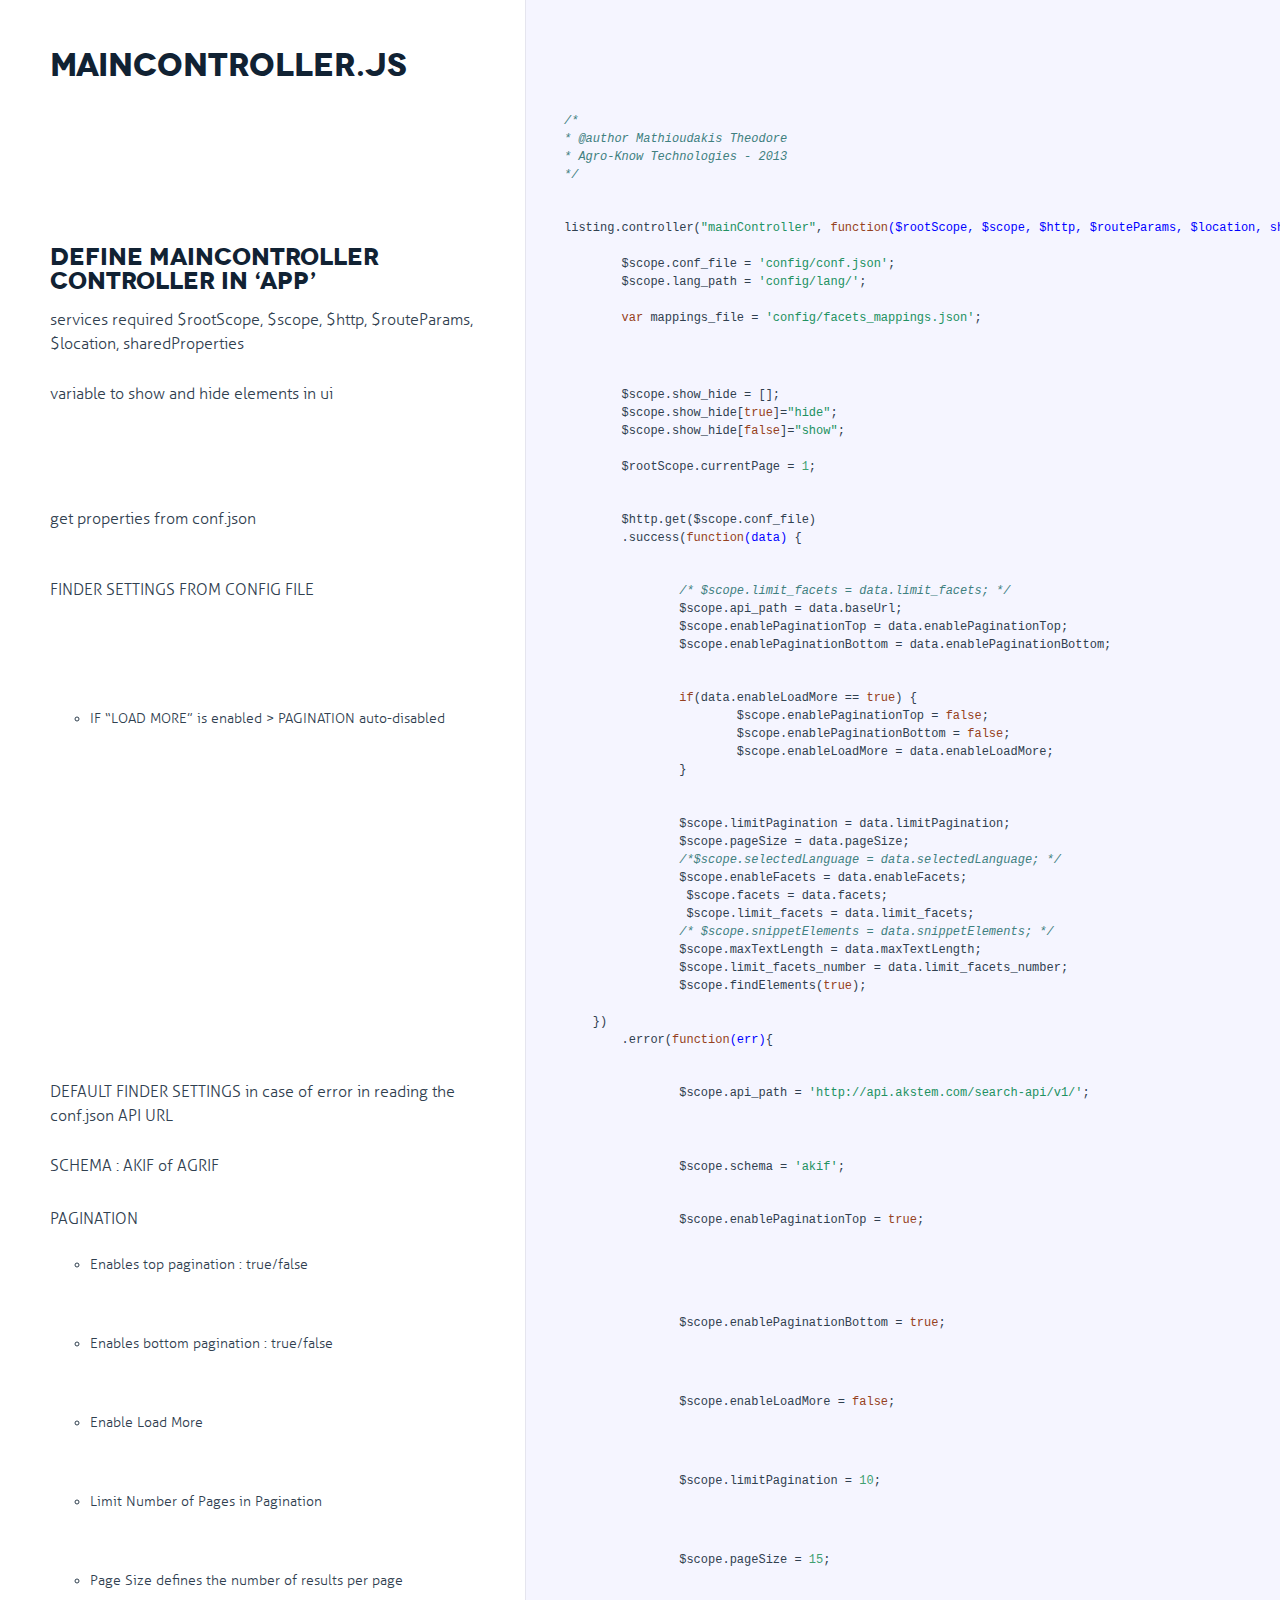
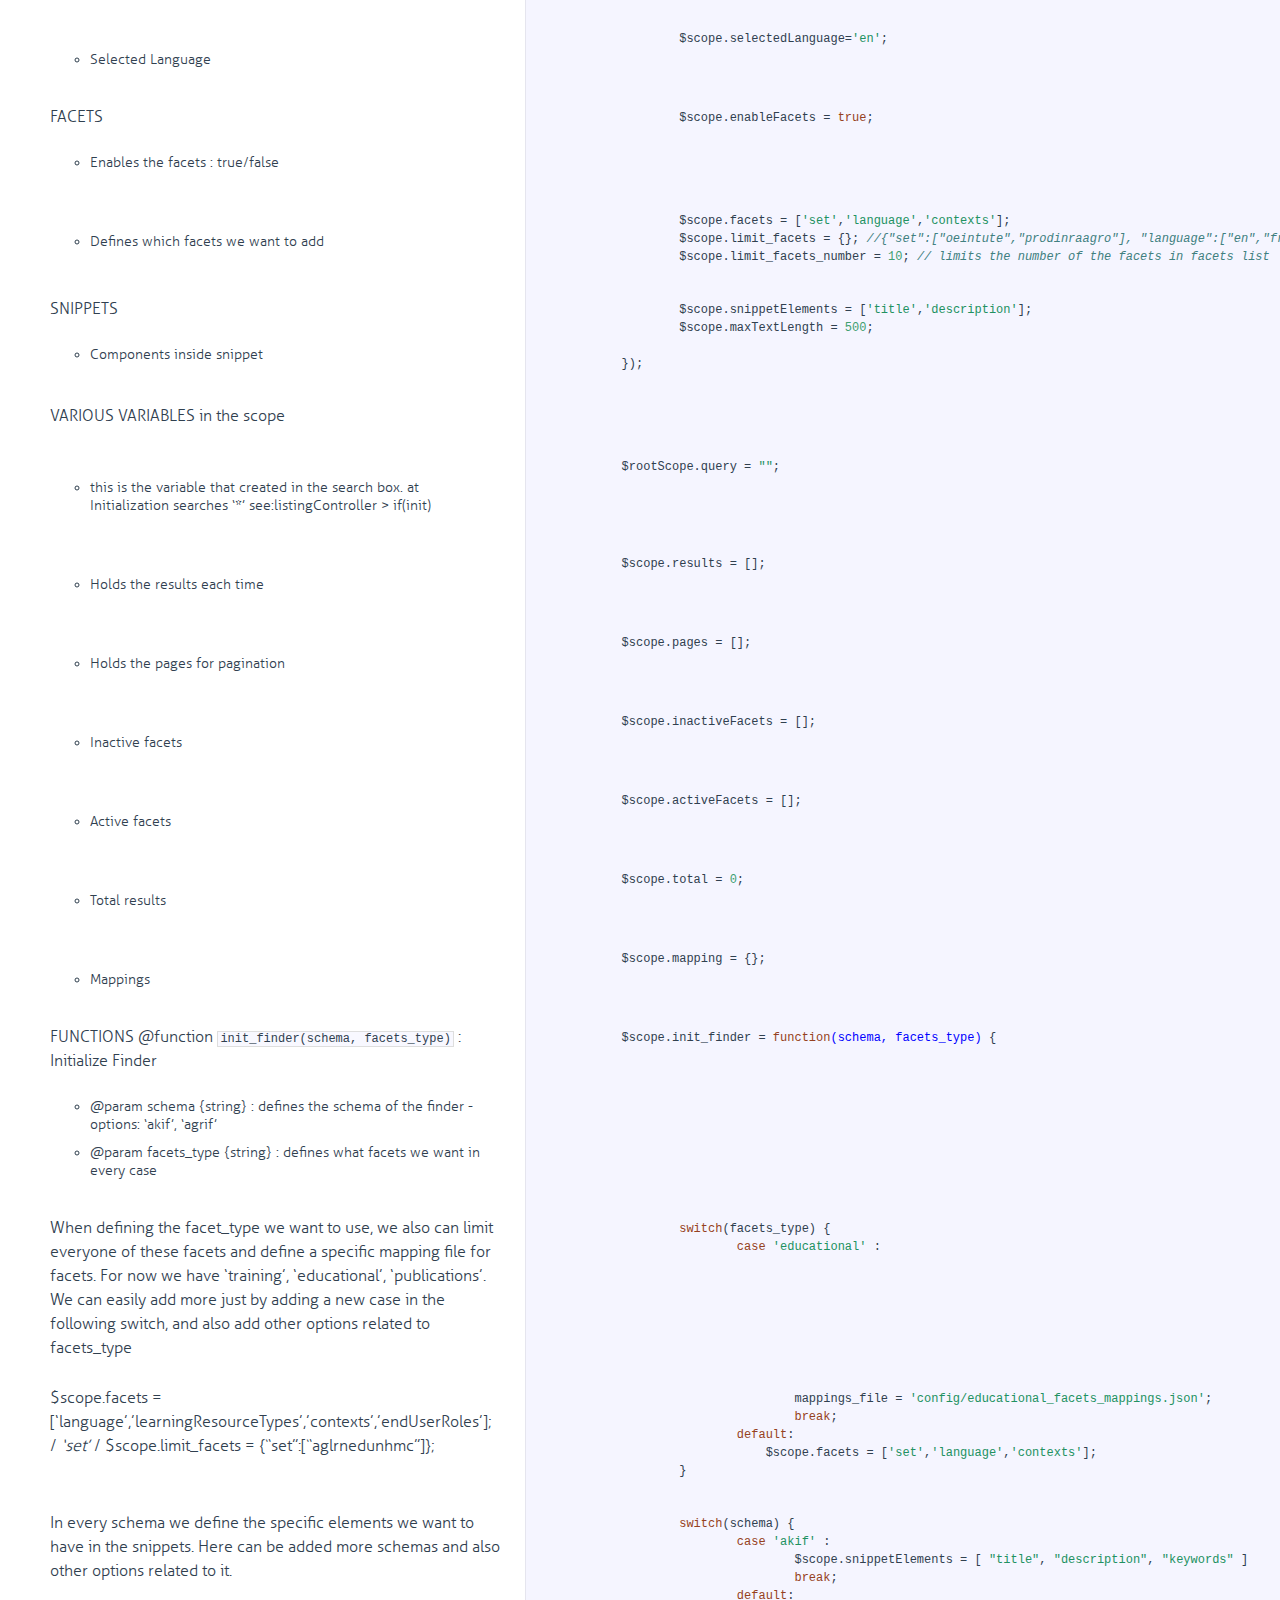
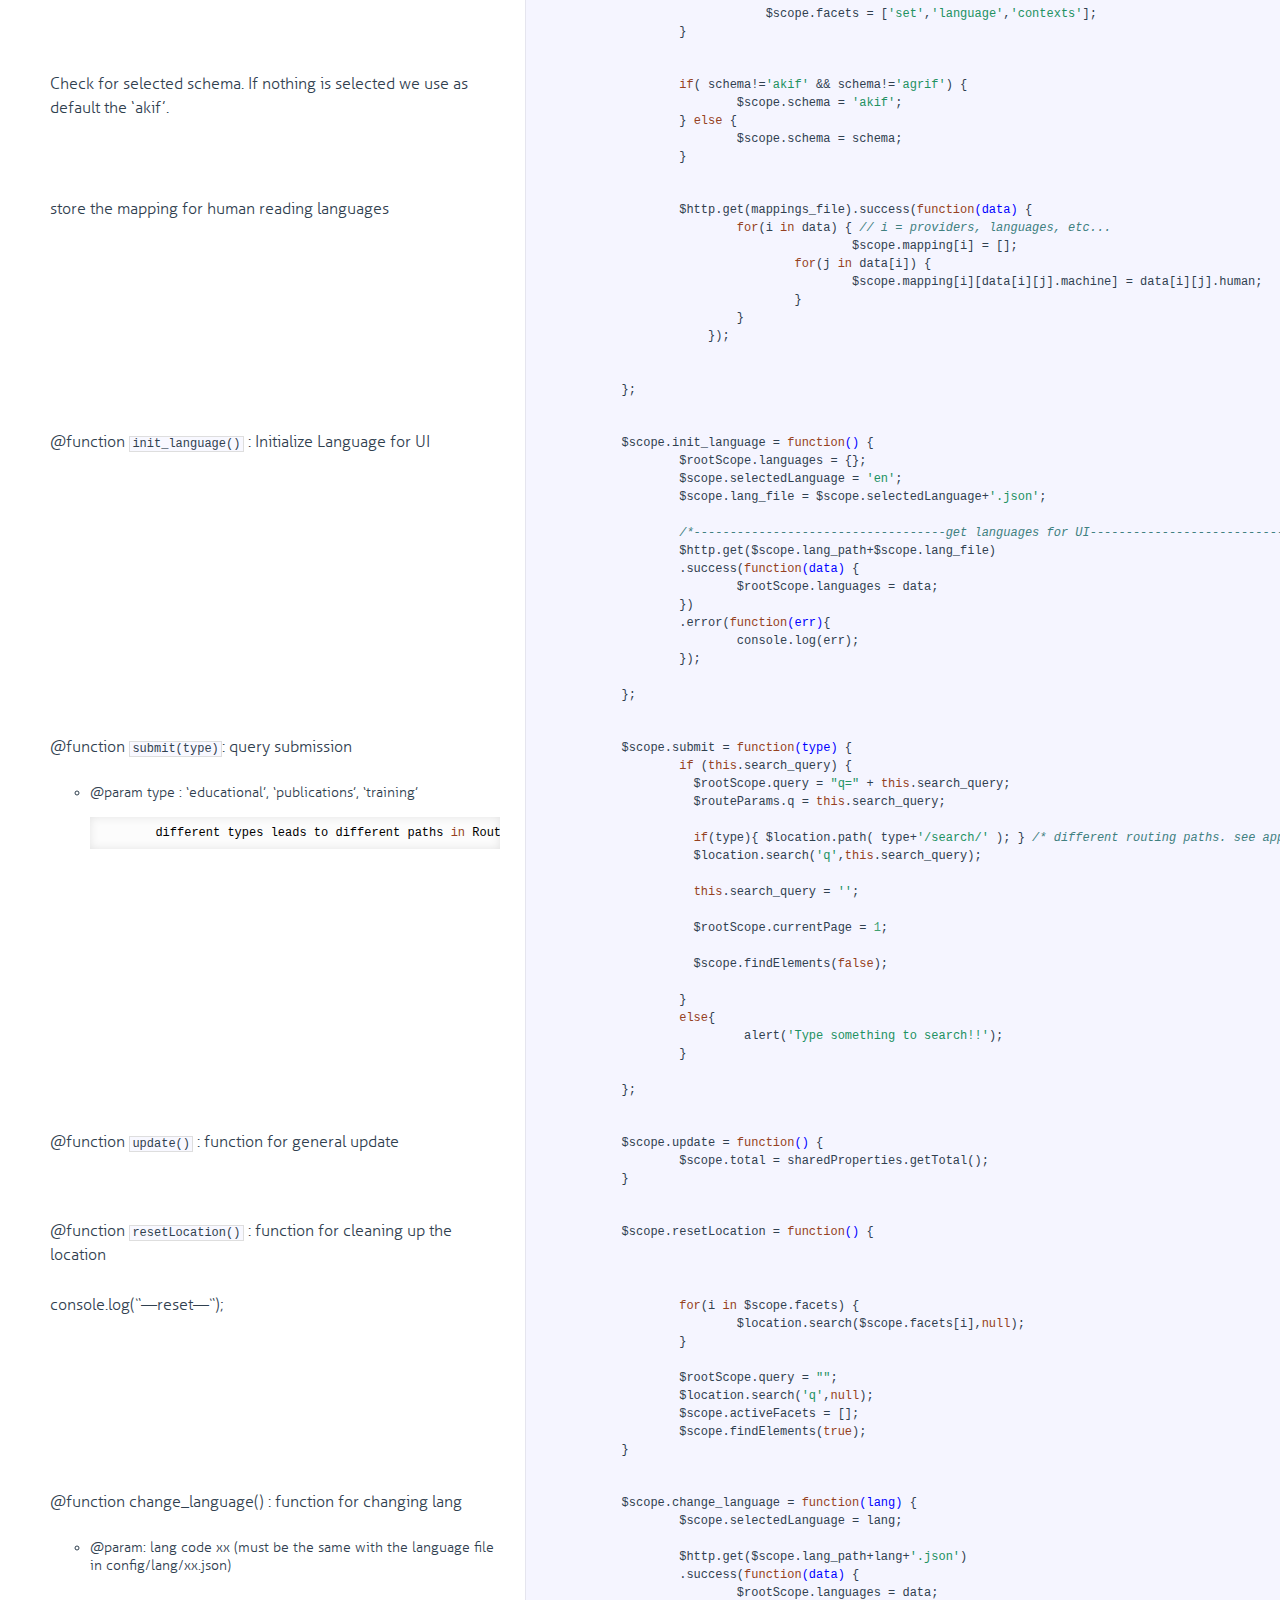
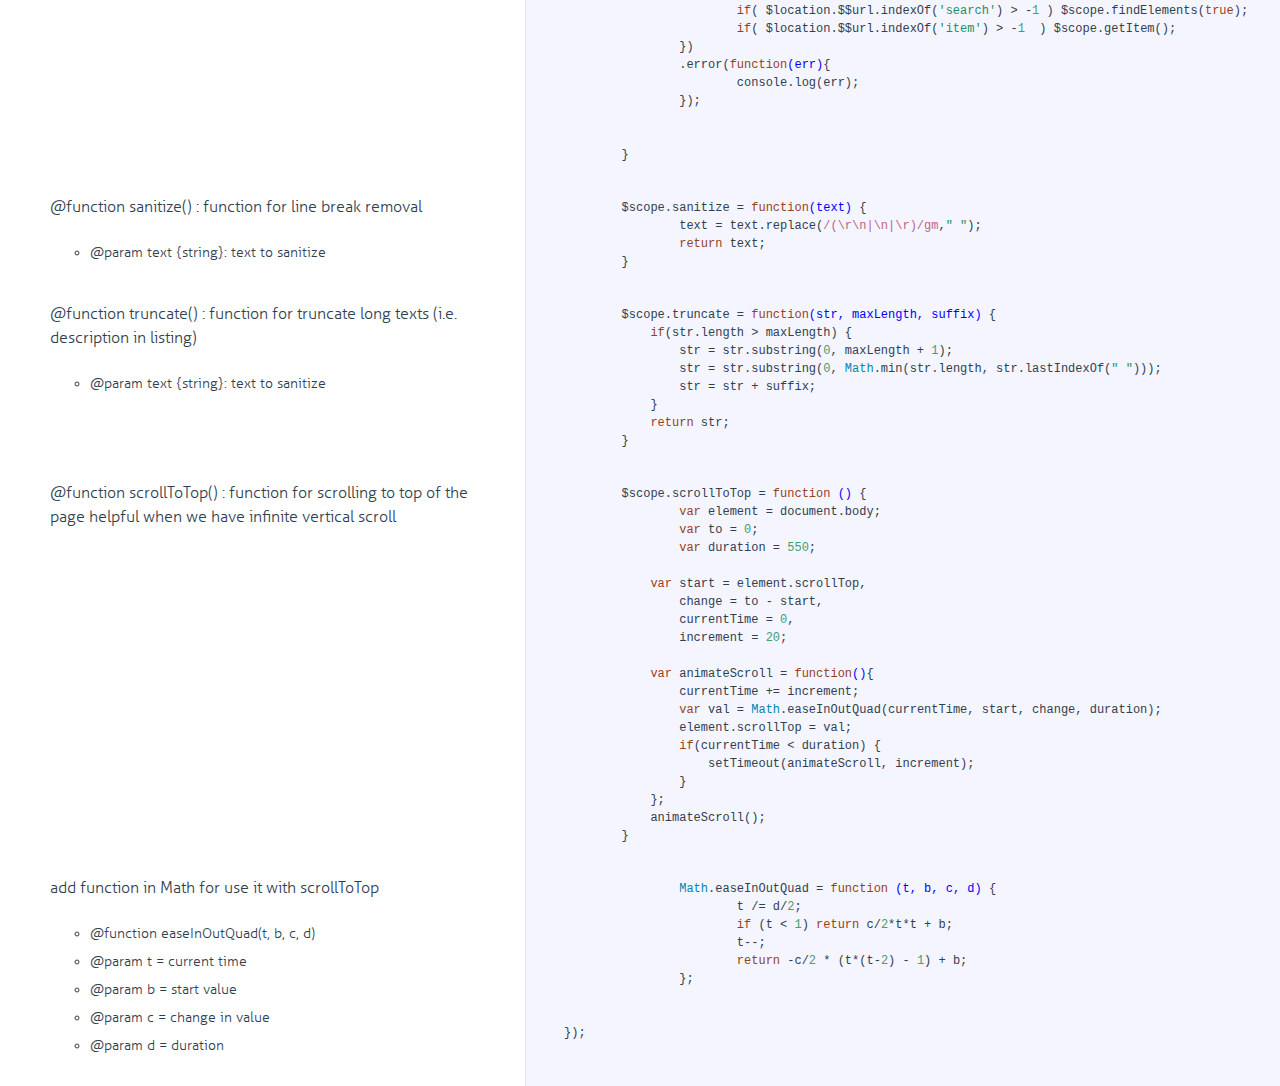
<file: docs/mainController.html>
<!DOCTYPE html>

<html>
<head>
  <title>mainController.js</title>
  <meta http-equiv="content-type" content="text/html; charset=UTF-8">
  <meta name="viewport" content="width=device-width, target-densitydpi=160dpi, initial-scale=1.0; maximum-scale=1.0; user-scalable=0;">
  <link rel="stylesheet" media="all" href="docco.css" />
</head>
<body>
  <div id="container">
    <div id="background"></div>
    
    <ul class="sections">
        
          <li id="title">
              <div class="annotation">
                  <h1>mainController.js</h1>
              </div>
          </li>
        
        
        
        <li id="section-1">
            <div class="annotation">
              
              <div class="pilwrap ">
                <a class="pilcrow" href="#section-1">&#182;</a>
              </div>
              
            </div>
            
            <div class="content"><div class='highlight'><pre><span class="hljs-comment">/*
* @author Mathioudakis Theodore
* Agro-Know Technologies - 2013
*/</span></pre></div></div>
            
        </li>
        
        
        <li id="section-2">
            <div class="annotation">
              
              <div class="pilwrap ">
                <a class="pilcrow" href="#section-2">&#182;</a>
              </div>
              <h2 id="define-maincontroller-controller-in-app-">Define mainController controller in ‘app’</h2>
<p>services required $rootScope, $scope, $http, $routeParams, $location, sharedProperties</p>

            </div>
            
            <div class="content"><div class='highlight'><pre>listing.controller(<span class="hljs-string">"mainController"</span>, <span class="hljs-function"><span class="hljs-keyword">function</span><span class="hljs-params">($rootScope, $scope, $http, $routeParams, $location, sharedProperties)</span>{</span>

	$scope.conf_file = <span class="hljs-string">'config/conf.json'</span>;
	$scope.lang_path = <span class="hljs-string">'config/lang/'</span>;

	<span class="hljs-keyword">var</span> mappings_file = <span class="hljs-string">'config/facets_mappings.json'</span>;</pre></div></div>
            
        </li>
        
        
        <li id="section-3">
            <div class="annotation">
              
              <div class="pilwrap ">
                <a class="pilcrow" href="#section-3">&#182;</a>
              </div>
              <p>variable to show and hide elements in ui</p>

            </div>
            
            <div class="content"><div class='highlight'><pre>	$scope.show_hide = [];
	$scope.show_hide[<span class="hljs-literal">true</span>]=<span class="hljs-string">"hide"</span>;
	$scope.show_hide[<span class="hljs-literal">false</span>]=<span class="hljs-string">"show"</span>;

	$rootScope.currentPage = <span class="hljs-number">1</span>;</pre></div></div>
            
        </li>
        
        
        <li id="section-4">
            <div class="annotation">
              
              <div class="pilwrap ">
                <a class="pilcrow" href="#section-4">&#182;</a>
              </div>
              <p>get properties from conf.json</p>

            </div>
            
            <div class="content"><div class='highlight'><pre>	$http.get($scope.conf_file)
	.success(<span class="hljs-function"><span class="hljs-keyword">function</span><span class="hljs-params">(data)</span> {</span></pre></div></div>
            
        </li>
        
        
        <li id="section-5">
            <div class="annotation">
              
              <div class="pilwrap ">
                <a class="pilcrow" href="#section-5">&#182;</a>
              </div>
              <p>FINDER SETTINGS FROM CONFIG FILE</p>

            </div>
            
            <div class="content"><div class='highlight'><pre>		<span class="hljs-comment">/* $scope.limit_facets = data.limit_facets; */</span>
		$scope.api_path = data.baseUrl;
		$scope.enablePaginationTop = data.enablePaginationTop;
		$scope.enablePaginationBottom = data.enablePaginationBottom;</pre></div></div>
            
        </li>
        
        
        <li id="section-6">
            <div class="annotation">
              
              <div class="pilwrap ">
                <a class="pilcrow" href="#section-6">&#182;</a>
              </div>
              <ul>
<li>IF “LOAD MORE” is enabled &gt; PAGINATION auto-disabled</li>
</ul>

            </div>
            
            <div class="content"><div class='highlight'><pre>		<span class="hljs-keyword">if</span>(data.enableLoadMore == <span class="hljs-literal">true</span>) {
			$scope.enablePaginationTop = <span class="hljs-literal">false</span>;
			$scope.enablePaginationBottom = <span class="hljs-literal">false</span>;
			$scope.enableLoadMore = data.enableLoadMore;
		}


		$scope.limitPagination = data.limitPagination;
		$scope.pageSize = data.pageSize;
		<span class="hljs-comment">/*$scope.selectedLanguage = data.selectedLanguage; */</span>
		$scope.enableFacets = data.enableFacets;
		 $scope.facets = data.facets;
		 $scope.limit_facets = data.limit_facets;
		<span class="hljs-comment">/* $scope.snippetElements = data.snippetElements; */</span>
		$scope.maxTextLength = data.maxTextLength;
		$scope.limit_facets_number = data.limit_facets_number;
		$scope.findElements(<span class="hljs-literal">true</span>);

    })
	.error(<span class="hljs-function"><span class="hljs-keyword">function</span><span class="hljs-params">(err)</span>{</span></pre></div></div>
            
        </li>
        
        
        <li id="section-7">
            <div class="annotation">
              
              <div class="pilwrap ">
                <a class="pilcrow" href="#section-7">&#182;</a>
              </div>
              <p>DEFAULT FINDER SETTINGS in case of error in reading the conf.json
API URL</p>

            </div>
            
            <div class="content"><div class='highlight'><pre>		$scope.api_path = <span class="hljs-string">'http://api.akstem.com/search-api/v1/'</span>;</pre></div></div>
            
        </li>
        
        
        <li id="section-8">
            <div class="annotation">
              
              <div class="pilwrap ">
                <a class="pilcrow" href="#section-8">&#182;</a>
              </div>
              <p>SCHEMA : AKIF of AGRIF</p>

            </div>
            
            <div class="content"><div class='highlight'><pre>		$scope.schema = <span class="hljs-string">'akif'</span>;</pre></div></div>
            
        </li>
        
        
        <li id="section-9">
            <div class="annotation">
              
              <div class="pilwrap ">
                <a class="pilcrow" href="#section-9">&#182;</a>
              </div>
              <p>PAGINATION</p>
<ul>
<li>Enables top pagination : true/false</li>
</ul>

            </div>
            
            <div class="content"><div class='highlight'><pre>		$scope.enablePaginationTop = <span class="hljs-literal">true</span>;</pre></div></div>
            
        </li>
        
        
        <li id="section-10">
            <div class="annotation">
              
              <div class="pilwrap ">
                <a class="pilcrow" href="#section-10">&#182;</a>
              </div>
              <ul>
<li>Enables bottom pagination : true/false</li>
</ul>

            </div>
            
            <div class="content"><div class='highlight'><pre>		$scope.enablePaginationBottom = <span class="hljs-literal">true</span>;</pre></div></div>
            
        </li>
        
        
        <li id="section-11">
            <div class="annotation">
              
              <div class="pilwrap ">
                <a class="pilcrow" href="#section-11">&#182;</a>
              </div>
              <ul>
<li>Enable Load More</li>
</ul>

            </div>
            
            <div class="content"><div class='highlight'><pre>		$scope.enableLoadMore = <span class="hljs-literal">false</span>;</pre></div></div>
            
        </li>
        
        
        <li id="section-12">
            <div class="annotation">
              
              <div class="pilwrap ">
                <a class="pilcrow" href="#section-12">&#182;</a>
              </div>
              <ul>
<li>Limit Number of Pages in Pagination</li>
</ul>

            </div>
            
            <div class="content"><div class='highlight'><pre>		$scope.limitPagination = <span class="hljs-number">10</span>;</pre></div></div>
            
        </li>
        
        
        <li id="section-13">
            <div class="annotation">
              
              <div class="pilwrap ">
                <a class="pilcrow" href="#section-13">&#182;</a>
              </div>
              <ul>
<li>Page Size defines the number of results per page</li>
</ul>

            </div>
            
            <div class="content"><div class='highlight'><pre>		$scope.pageSize = <span class="hljs-number">15</span>;</pre></div></div>
            
        </li>
        
        
        <li id="section-14">
            <div class="annotation">
              
              <div class="pilwrap ">
                <a class="pilcrow" href="#section-14">&#182;</a>
              </div>
              <ul>
<li>Selected Language</li>
</ul>

            </div>
            
            <div class="content"><div class='highlight'><pre>		$scope.selectedLanguage=<span class="hljs-string">'en'</span>;</pre></div></div>
            
        </li>
        
        
        <li id="section-15">
            <div class="annotation">
              
              <div class="pilwrap ">
                <a class="pilcrow" href="#section-15">&#182;</a>
              </div>
              <p>FACETS</p>
<ul>
<li>Enables the facets : true/false</li>
</ul>

            </div>
            
            <div class="content"><div class='highlight'><pre>		$scope.enableFacets = <span class="hljs-literal">true</span>;</pre></div></div>
            
        </li>
        
        
        <li id="section-16">
            <div class="annotation">
              
              <div class="pilwrap ">
                <a class="pilcrow" href="#section-16">&#182;</a>
              </div>
              <ul>
<li>Defines which facets we want to add</li>
</ul>

            </div>
            
            <div class="content"><div class='highlight'><pre>		$scope.facets = [<span class="hljs-string">'set'</span>,<span class="hljs-string">'language'</span>,<span class="hljs-string">'contexts'</span>];
		$scope.limit_facets = {}; <span class="hljs-comment">//{"set":["oeintute","prodinraagro"], "language":["en","fr"]}; // limit facets</span>
		$scope.limit_facets_number = <span class="hljs-number">10</span>; <span class="hljs-comment">// limits the number of the facets in facets list</span></pre></div></div>
            
        </li>
        
        
        <li id="section-17">
            <div class="annotation">
              
              <div class="pilwrap ">
                <a class="pilcrow" href="#section-17">&#182;</a>
              </div>
              <p>SNIPPETS</p>
<ul>
<li>Components inside snippet</li>
</ul>

            </div>
            
            <div class="content"><div class='highlight'><pre>		$scope.snippetElements = [<span class="hljs-string">'title'</span>,<span class="hljs-string">'description'</span>];
		$scope.maxTextLength = <span class="hljs-number">500</span>;

	});</pre></div></div>
            
        </li>
        
        
        <li id="section-18">
            <div class="annotation">
              
              <div class="pilwrap ">
                <a class="pilcrow" href="#section-18">&#182;</a>
              </div>
              <p>VARIOUS VARIABLES in the scope</p>

            </div>
            
        </li>
        
        
        <li id="section-19">
            <div class="annotation">
              
              <div class="pilwrap ">
                <a class="pilcrow" href="#section-19">&#182;</a>
              </div>
              <ul>
<li>this is the variable that created in the search box.
at Initialization searches ‘*’ see:listingController &gt; if(init)</li>
</ul>

            </div>
            
            <div class="content"><div class='highlight'><pre>	$rootScope.query = <span class="hljs-string">""</span>;</pre></div></div>
            
        </li>
        
        
        <li id="section-20">
            <div class="annotation">
              
              <div class="pilwrap ">
                <a class="pilcrow" href="#section-20">&#182;</a>
              </div>
              <ul>
<li>Holds the results each time</li>
</ul>

            </div>
            
            <div class="content"><div class='highlight'><pre>	$scope.results = [];</pre></div></div>
            
        </li>
        
        
        <li id="section-21">
            <div class="annotation">
              
              <div class="pilwrap ">
                <a class="pilcrow" href="#section-21">&#182;</a>
              </div>
              <ul>
<li>Holds the pages for pagination</li>
</ul>

            </div>
            
            <div class="content"><div class='highlight'><pre>	$scope.pages = [];</pre></div></div>
            
        </li>
        
        
        <li id="section-22">
            <div class="annotation">
              
              <div class="pilwrap ">
                <a class="pilcrow" href="#section-22">&#182;</a>
              </div>
              <ul>
<li>Inactive facets</li>
</ul>

            </div>
            
            <div class="content"><div class='highlight'><pre>	$scope.inactiveFacets = [];</pre></div></div>
            
        </li>
        
        
        <li id="section-23">
            <div class="annotation">
              
              <div class="pilwrap ">
                <a class="pilcrow" href="#section-23">&#182;</a>
              </div>
              <ul>
<li>Active facets</li>
</ul>

            </div>
            
            <div class="content"><div class='highlight'><pre>	$scope.activeFacets = [];</pre></div></div>
            
        </li>
        
        
        <li id="section-24">
            <div class="annotation">
              
              <div class="pilwrap ">
                <a class="pilcrow" href="#section-24">&#182;</a>
              </div>
              <ul>
<li>Total results</li>
</ul>

            </div>
            
            <div class="content"><div class='highlight'><pre>	$scope.total = <span class="hljs-number">0</span>;</pre></div></div>
            
        </li>
        
        
        <li id="section-25">
            <div class="annotation">
              
              <div class="pilwrap ">
                <a class="pilcrow" href="#section-25">&#182;</a>
              </div>
              <ul>
<li>Mappings</li>
</ul>

            </div>
            
            <div class="content"><div class='highlight'><pre>	$scope.mapping = {};</pre></div></div>
            
        </li>
        
        
        <li id="section-26">
            <div class="annotation">
              
              <div class="pilwrap ">
                <a class="pilcrow" href="#section-26">&#182;</a>
              </div>
              <p>FUNCTIONS
@function <code>init_finder(schema, facets_type)</code> : Initialize Finder</p>
<ul>
<li>@param schema {string} : defines the schema of the finder - options: ‘akif’, ‘agrif’</li>
<li>@param facets_type {string} : defines what facets we want in every case</li>
</ul>

            </div>
            
            <div class="content"><div class='highlight'><pre>	$scope.init_finder = <span class="hljs-function"><span class="hljs-keyword">function</span><span class="hljs-params">(schema, facets_type)</span> {</span></pre></div></div>
            
        </li>
        
        
        <li id="section-27">
            <div class="annotation">
              
              <div class="pilwrap ">
                <a class="pilcrow" href="#section-27">&#182;</a>
              </div>
              <p>When defining the facet_type we want to use, we also can limit everyone of these facets and define a specific mapping file for facets.
For now we have ‘training’, ‘educational’, ‘publications’.
We can easily add more just by adding a new case in the following switch, and also add other options related to facets_type</p>

            </div>
            
            <div class="content"><div class='highlight'><pre>		<span class="hljs-keyword">switch</span>(facets_type) {
			<span class="hljs-keyword">case</span> <span class="hljs-string">'educational'</span> :</pre></div></div>
            
        </li>
        
        
        <li id="section-28">
            <div class="annotation">
              
              <div class="pilwrap ">
                <a class="pilcrow" href="#section-28">&#182;</a>
              </div>
              <p>$scope.facets = [‘language’,’learningResourceTypes’,’contexts’,’endUserRoles’]; /<em> ‘set’ </em>/
$scope.limit_facets = {“set”:[“aglrnedunhmc”]};</p>

            </div>
            
            <div class="content"><div class='highlight'><pre>				mappings_file = <span class="hljs-string">'config/educational_facets_mappings.json'</span>;
				<span class="hljs-keyword">break</span>;
			<span class="hljs-keyword">default</span>:
			    $scope.facets = [<span class="hljs-string">'set'</span>,<span class="hljs-string">'language'</span>,<span class="hljs-string">'contexts'</span>];
		}</pre></div></div>
            
        </li>
        
        
        <li id="section-29">
            <div class="annotation">
              
              <div class="pilwrap ">
                <a class="pilcrow" href="#section-29">&#182;</a>
              </div>
              <p>In every schema we define the specific elements we want to have in the snippets.
Here can be added more schemas and also other options related to it.</p>

            </div>
            
            <div class="content"><div class='highlight'><pre>		<span class="hljs-keyword">switch</span>(schema) {
			<span class="hljs-keyword">case</span> <span class="hljs-string">'akif'</span> :
				$scope.snippetElements = [ <span class="hljs-string">"title"</span>, <span class="hljs-string">"description"</span>, <span class="hljs-string">"keywords"</span> ]
				<span class="hljs-keyword">break</span>;
			<span class="hljs-keyword">default</span>:
			    $scope.facets = [<span class="hljs-string">'set'</span>,<span class="hljs-string">'language'</span>,<span class="hljs-string">'contexts'</span>];
		}</pre></div></div>
            
        </li>
        
        
        <li id="section-30">
            <div class="annotation">
              
              <div class="pilwrap ">
                <a class="pilcrow" href="#section-30">&#182;</a>
              </div>
              <p>Check for selected schema. If nothing is selected we use as default the ‘akif’.</p>

            </div>
            
            <div class="content"><div class='highlight'><pre>		<span class="hljs-keyword">if</span>( schema!=<span class="hljs-string">'akif'</span> &amp;&amp; schema!=<span class="hljs-string">'agrif'</span>) {
			$scope.schema = <span class="hljs-string">'akif'</span>;
		} <span class="hljs-keyword">else</span> {
			$scope.schema = schema;
		}</pre></div></div>
            
        </li>
        
        
        <li id="section-31">
            <div class="annotation">
              
              <div class="pilwrap ">
                <a class="pilcrow" href="#section-31">&#182;</a>
              </div>
              <p>store the mapping for human reading languages</p>

            </div>
            
            <div class="content"><div class='highlight'><pre>		$http.get(mappings_file).success(<span class="hljs-function"><span class="hljs-keyword">function</span><span class="hljs-params">(data)</span> {</span>
		        <span class="hljs-keyword">for</span>(i <span class="hljs-keyword">in</span> data) { <span class="hljs-comment">// i = providers, languages, etc...</span>
					$scope.mapping[i] = [];
		        	<span class="hljs-keyword">for</span>(j <span class="hljs-keyword">in</span> data[i]) {
		        		$scope.mapping[i][data[i][j].machine] = data[i][j].human;
		        	}
		        }
		    });


	};</pre></div></div>
            
        </li>
        
        
        <li id="section-32">
            <div class="annotation">
              
              <div class="pilwrap ">
                <a class="pilcrow" href="#section-32">&#182;</a>
              </div>
              <p>@function <code>init_language()</code> : Initialize Language for UI</p>

            </div>
            
            <div class="content"><div class='highlight'><pre>	$scope.init_language = <span class="hljs-function"><span class="hljs-keyword">function</span><span class="hljs-params">()</span> {</span>
		$rootScope.languages = {};
		$scope.selectedLanguage = <span class="hljs-string">'en'</span>;
		$scope.lang_file = $scope.selectedLanguage+<span class="hljs-string">'.json'</span>;

		<span class="hljs-comment">/*-----------------------------------get languages for UI-----------------------------------*/</span>
		$http.get($scope.lang_path+$scope.lang_file)
		.success(<span class="hljs-function"><span class="hljs-keyword">function</span><span class="hljs-params">(data)</span> {</span>
			$rootScope.languages = data;
		})
		.error(<span class="hljs-function"><span class="hljs-keyword">function</span><span class="hljs-params">(err)</span>{</span>
			console.log(err);
		});

	};</pre></div></div>
            
        </li>
        
        
        <li id="section-33">
            <div class="annotation">
              
              <div class="pilwrap ">
                <a class="pilcrow" href="#section-33">&#182;</a>
              </div>
              <p>@function <code>submit(type)</code>: query submission</p>
<ul>
<li>@param type : ‘educational’, ‘publications’, ‘training’<pre><code>       different types leads to different paths <span class="hljs-keyword">in</span> Routing
</code></pre></li>
</ul>

            </div>
            
            <div class="content"><div class='highlight'><pre>	$scope.submit = <span class="hljs-function"><span class="hljs-keyword">function</span><span class="hljs-params">(type)</span> {</span>
		<span class="hljs-keyword">if</span> (<span class="hljs-keyword">this</span>.search_query) {
		  $rootScope.query = <span class="hljs-string">"q="</span> + <span class="hljs-keyword">this</span>.search_query;
		  $routeParams.q = <span class="hljs-keyword">this</span>.search_query;

		  <span class="hljs-keyword">if</span>(type){ $location.path( type+<span class="hljs-string">'/search/'</span> ); } <span class="hljs-comment">/* different routing paths. see app.js &gt; routing */</span>
		  $location.search(<span class="hljs-string">'q'</span>,<span class="hljs-keyword">this</span>.search_query);

		  <span class="hljs-keyword">this</span>.search_query = <span class="hljs-string">''</span>;

		  $rootScope.currentPage = <span class="hljs-number">1</span>;

		  $scope.findElements(<span class="hljs-literal">false</span>);

		}
		<span class="hljs-keyword">else</span>{
			 alert(<span class="hljs-string">'Type something to search!!'</span>);
		}

	};</pre></div></div>
            
        </li>
        
        
        <li id="section-34">
            <div class="annotation">
              
              <div class="pilwrap ">
                <a class="pilcrow" href="#section-34">&#182;</a>
              </div>
              <p>@function <code>update()</code> : function for general update</p>

            </div>
            
            <div class="content"><div class='highlight'><pre>	$scope.update = <span class="hljs-function"><span class="hljs-keyword">function</span><span class="hljs-params">()</span> {</span>
		$scope.total = sharedProperties.getTotal();
	}</pre></div></div>
            
        </li>
        
        
        <li id="section-35">
            <div class="annotation">
              
              <div class="pilwrap ">
                <a class="pilcrow" href="#section-35">&#182;</a>
              </div>
              <p>@function <code>resetLocation()</code> : function for cleaning up the location</p>

            </div>
            
            <div class="content"><div class='highlight'><pre>	$scope.resetLocation = <span class="hljs-function"><span class="hljs-keyword">function</span><span class="hljs-params">()</span> {</span></pre></div></div>
            
        </li>
        
        
        <li id="section-36">
            <div class="annotation">
              
              <div class="pilwrap ">
                <a class="pilcrow" href="#section-36">&#182;</a>
              </div>
              <p>console.log(“—reset—“);</p>

            </div>
            
            <div class="content"><div class='highlight'><pre>		<span class="hljs-keyword">for</span>(i <span class="hljs-keyword">in</span> $scope.facets) {
			$location.search($scope.facets[i],<span class="hljs-literal">null</span>);
		}

		$rootScope.query = <span class="hljs-string">""</span>;
		$location.search(<span class="hljs-string">'q'</span>,<span class="hljs-literal">null</span>);
		$scope.activeFacets = [];
		$scope.findElements(<span class="hljs-literal">true</span>);
	}</pre></div></div>
            
        </li>
        
        
        <li id="section-37">
            <div class="annotation">
              
              <div class="pilwrap ">
                <a class="pilcrow" href="#section-37">&#182;</a>
              </div>
              <p>@function change_language() : function for changing lang</p>
<ul>
<li>@param: lang code xx (must be the same with the language file in config/lang/xx.json)</li>
</ul>

            </div>
            
            <div class="content"><div class='highlight'><pre>	$scope.change_language = <span class="hljs-function"><span class="hljs-keyword">function</span><span class="hljs-params">(lang)</span> {</span>
		$scope.selectedLanguage = lang;

		$http.get($scope.lang_path+lang+<span class="hljs-string">'.json'</span>)
		.success(<span class="hljs-function"><span class="hljs-keyword">function</span><span class="hljs-params">(data)</span> {</span>
			$rootScope.languages = data;
			<span class="hljs-keyword">if</span>( $location.$$url.indexOf(<span class="hljs-string">'search'</span>) &gt; -<span class="hljs-number">1</span> ) $scope.findElements(<span class="hljs-literal">true</span>);
			<span class="hljs-keyword">if</span>( $location.$$url.indexOf(<span class="hljs-string">'item'</span>) &gt; -<span class="hljs-number">1</span>  ) $scope.getItem();
		})
		.error(<span class="hljs-function"><span class="hljs-keyword">function</span><span class="hljs-params">(err)</span>{</span>
			console.log(err);
		});


	}</pre></div></div>
            
        </li>
        
        
        <li id="section-38">
            <div class="annotation">
              
              <div class="pilwrap ">
                <a class="pilcrow" href="#section-38">&#182;</a>
              </div>
              <p>@function sanitize() : function for line break removal</p>
<ul>
<li>@param text {string}: text to sanitize</li>
</ul>

            </div>
            
            <div class="content"><div class='highlight'><pre>	$scope.sanitize = <span class="hljs-function"><span class="hljs-keyword">function</span><span class="hljs-params">(text)</span> {</span>
		text = text.replace(<span class="hljs-regexp">/(\r\n|\n|\r)/gm</span>,<span class="hljs-string">" "</span>);
		<span class="hljs-keyword">return</span> text;
	}</pre></div></div>
            
        </li>
        
        
        <li id="section-39">
            <div class="annotation">
              
              <div class="pilwrap ">
                <a class="pilcrow" href="#section-39">&#182;</a>
              </div>
              <p>@function truncate() : function for truncate long texts (i.e. description in listing)</p>
<ul>
<li>@param text {string}: text to sanitize</li>
</ul>

            </div>
            
            <div class="content"><div class='highlight'><pre>	$scope.truncate = <span class="hljs-function"><span class="hljs-keyword">function</span><span class="hljs-params">(str, maxLength, suffix)</span> {</span>
	    <span class="hljs-keyword">if</span>(str.length &gt; maxLength) {
	        str = str.substring(<span class="hljs-number">0</span>, maxLength + <span class="hljs-number">1</span>);
	        str = str.substring(<span class="hljs-number">0</span>, <span class="hljs-built_in">Math</span>.min(str.length, str.lastIndexOf(<span class="hljs-string">" "</span>)));
	        str = str + suffix;
	    }
	    <span class="hljs-keyword">return</span> str;
	}</pre></div></div>
            
        </li>
        
        
        <li id="section-40">
            <div class="annotation">
              
              <div class="pilwrap ">
                <a class="pilcrow" href="#section-40">&#182;</a>
              </div>
              <p>@function scrollToTop() : function for scrolling to top of the page
helpful when we have infinite vertical scroll</p>

            </div>
            
            <div class="content"><div class='highlight'><pre>	$scope.scrollToTop = <span class="hljs-function"><span class="hljs-keyword">function</span> <span class="hljs-params">()</span> {</span>
		<span class="hljs-keyword">var</span> element = document.body;
		<span class="hljs-keyword">var</span> to = <span class="hljs-number">0</span>;
		<span class="hljs-keyword">var</span> duration = <span class="hljs-number">550</span>;

	    <span class="hljs-keyword">var</span> start = element.scrollTop,
	        change = to - start,
	        currentTime = <span class="hljs-number">0</span>,
	        increment = <span class="hljs-number">20</span>;

	    <span class="hljs-keyword">var</span> animateScroll = <span class="hljs-function"><span class="hljs-keyword">function</span><span class="hljs-params">()</span>{</span>
	        currentTime += increment;
	        <span class="hljs-keyword">var</span> val = <span class="hljs-built_in">Math</span>.easeInOutQuad(currentTime, start, change, duration);
	        element.scrollTop = val;
	        <span class="hljs-keyword">if</span>(currentTime &lt; duration) {
	            setTimeout(animateScroll, increment);
	        }
	    };
	    animateScroll();
	}</pre></div></div>
            
        </li>
        
        
        <li id="section-41">
            <div class="annotation">
              
              <div class="pilwrap ">
                <a class="pilcrow" href="#section-41">&#182;</a>
              </div>
              <p>add function in Math for use it with scrollToTop</p>
<ul>
<li>@function easeInOutQuad(t, b, c, d)</li>
<li>@param t = current time</li>
<li>@param b = start value</li>
<li>@param c = change in value</li>
<li>@param d = duration</li>
</ul>

            </div>
            
            <div class="content"><div class='highlight'><pre>		<span class="hljs-built_in">Math</span>.easeInOutQuad = <span class="hljs-function"><span class="hljs-keyword">function</span> <span class="hljs-params">(t, b, c, d)</span> {</span>
			t /= d/<span class="hljs-number">2</span>;
			<span class="hljs-keyword">if</span> (t &lt; <span class="hljs-number">1</span>) <span class="hljs-keyword">return</span> c/<span class="hljs-number">2</span>*t*t + b;
			t--;
			<span class="hljs-keyword">return</span> -c/<span class="hljs-number">2</span> * (t*(t-<span class="hljs-number">2</span>) - <span class="hljs-number">1</span>) + b;
		};


});</pre></div></div>
            
        </li>
        
    </ul>
  </div>
</body>
</html>
</file>
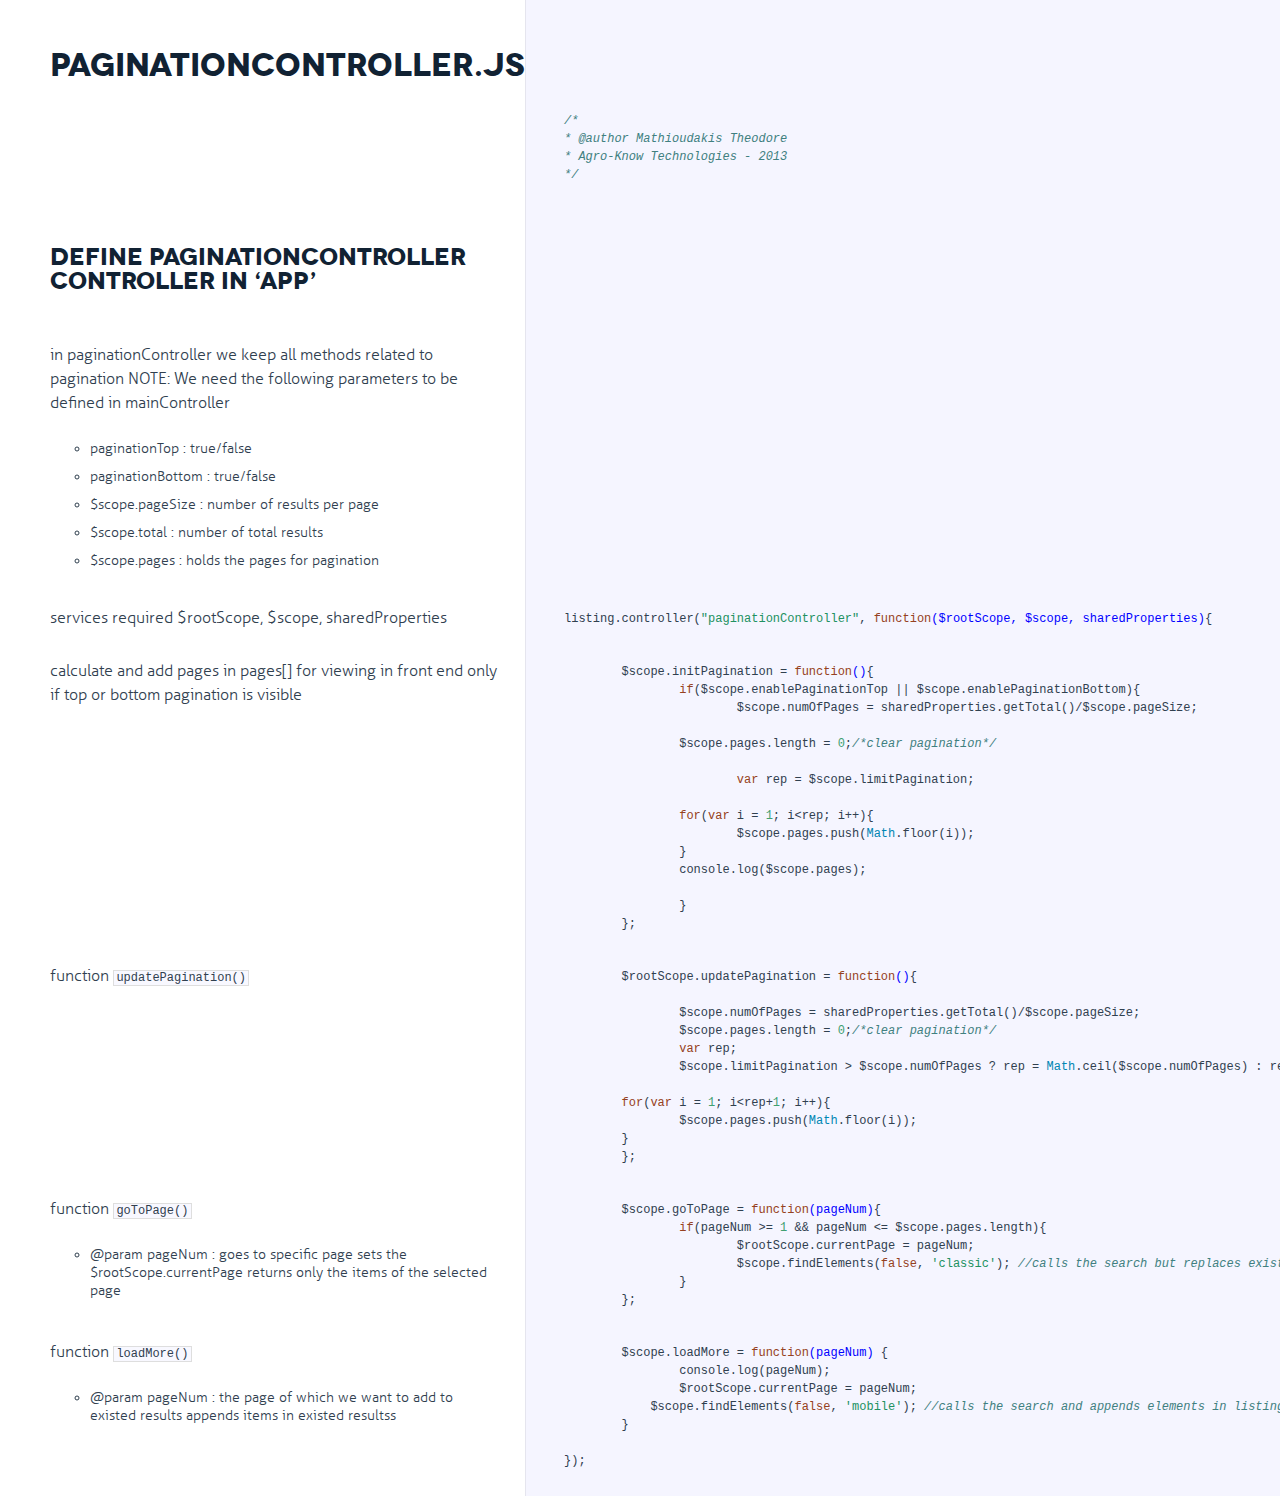
<file: docs/paginationController.html>
<!DOCTYPE html>

<html>
<head>
  <title>paginationController.js</title>
  <meta http-equiv="content-type" content="text/html; charset=UTF-8">
  <meta name="viewport" content="width=device-width, target-densitydpi=160dpi, initial-scale=1.0; maximum-scale=1.0; user-scalable=0;">
  <link rel="stylesheet" media="all" href="docco.css" />
</head>
<body>
  <div id="container">
    <div id="background"></div>
    
    <ul class="sections">
        
          <li id="title">
              <div class="annotation">
                  <h1>paginationController.js</h1>
              </div>
          </li>
        
        
        
        <li id="section-1">
            <div class="annotation">
              
              <div class="pilwrap ">
                <a class="pilcrow" href="#section-1">&#182;</a>
              </div>
              
            </div>
            
            <div class="content"><div class='highlight'><pre><span class="hljs-comment">/*
* @author Mathioudakis Theodore
* Agro-Know Technologies - 2013
*/</span></pre></div></div>
            
        </li>
        
        
        <li id="section-2">
            <div class="annotation">
              
              <div class="pilwrap ">
                <a class="pilcrow" href="#section-2">&#182;</a>
              </div>
              <h2 id="define-paginationcontroller-controller-in-app-">Define paginationController controller in ‘app’</h2>

            </div>
            
        </li>
        
        
        <li id="section-3">
            <div class="annotation">
              
              <div class="pilwrap ">
                <a class="pilcrow" href="#section-3">&#182;</a>
              </div>
              
            </div>
            
        </li>
        
        
        <li id="section-4">
            <div class="annotation">
              
              <div class="pilwrap ">
                <a class="pilcrow" href="#section-4">&#182;</a>
              </div>
              <p>in paginationController we keep all methods related to pagination
NOTE:
We need the following parameters to be defined in mainController</p>
<ul>
<li>paginationTop : true/false</li>
<li>paginationBottom : true/false</li>
<li>$scope.pageSize : number of results per page</li>
<li>$scope.total : number of total results</li>
<li>$scope.pages : holds the pages for pagination</li>
</ul>

            </div>
            
        </li>
        
        
        <li id="section-5">
            <div class="annotation">
              
              <div class="pilwrap ">
                <a class="pilcrow" href="#section-5">&#182;</a>
              </div>
              <p>services required $rootScope, $scope, sharedProperties</p>

            </div>
            
            <div class="content"><div class='highlight'><pre>listing.controller(<span class="hljs-string">"paginationController"</span>, <span class="hljs-function"><span class="hljs-keyword">function</span><span class="hljs-params">($rootScope, $scope, sharedProperties)</span>{</span></pre></div></div>
            
        </li>
        
        
        <li id="section-6">
            <div class="annotation">
              
              <div class="pilwrap ">
                <a class="pilcrow" href="#section-6">&#182;</a>
              </div>
              <p>calculate and add pages in pages[] for viewing in front end only if top or bottom pagination is visible</p>

            </div>
            
            <div class="content"><div class='highlight'><pre>	$scope.initPagination = <span class="hljs-function"><span class="hljs-keyword">function</span><span class="hljs-params">()</span>{</span>
		<span class="hljs-keyword">if</span>($scope.enablePaginationTop || $scope.enablePaginationBottom){
			$scope.numOfPages = sharedProperties.getTotal()/$scope.pageSize;

	    	$scope.pages.length = <span class="hljs-number">0</span>;<span class="hljs-comment">/*clear pagination*/</span>

			<span class="hljs-keyword">var</span> rep = $scope.limitPagination;

	    	<span class="hljs-keyword">for</span>(<span class="hljs-keyword">var</span> i = <span class="hljs-number">1</span>; i&lt;rep; i++){
	        	$scope.pages.push(<span class="hljs-built_in">Math</span>.floor(i));
	    	}
	    	console.log($scope.pages);

		}
	};</pre></div></div>
            
        </li>
        
        
        <li id="section-7">
            <div class="annotation">
              
              <div class="pilwrap ">
                <a class="pilcrow" href="#section-7">&#182;</a>
              </div>
              <p>function <code>updatePagination()</code></p>

            </div>
            
            <div class="content"><div class='highlight'><pre>	$rootScope.updatePagination = <span class="hljs-function"><span class="hljs-keyword">function</span><span class="hljs-params">()</span>{</span>

	  	$scope.numOfPages = sharedProperties.getTotal()/$scope.pageSize;
	  	$scope.pages.length = <span class="hljs-number">0</span>;<span class="hljs-comment">/*clear pagination*/</span>
		<span class="hljs-keyword">var</span> rep;
		$scope.limitPagination &gt; $scope.numOfPages ? rep = <span class="hljs-built_in">Math</span>.ceil($scope.numOfPages) : rep = $scope.limitPagination;

    	<span class="hljs-keyword">for</span>(<span class="hljs-keyword">var</span> i = <span class="hljs-number">1</span>; i&lt;rep+<span class="hljs-number">1</span>; i++){
        	$scope.pages.push(<span class="hljs-built_in">Math</span>.floor(i));
    	}
	};</pre></div></div>
            
        </li>
        
        
        <li id="section-8">
            <div class="annotation">
              
              <div class="pilwrap ">
                <a class="pilcrow" href="#section-8">&#182;</a>
              </div>
              <p>function <code>goToPage()</code></p>
<ul>
<li>@param pageNum : goes to specific page
sets the $rootScope.currentPage
returns only the items of the selected page</li>
</ul>

            </div>
            
            <div class="content"><div class='highlight'><pre>	$scope.goToPage = <span class="hljs-function"><span class="hljs-keyword">function</span><span class="hljs-params">(pageNum)</span>{</span>
		<span class="hljs-keyword">if</span>(pageNum &gt;= <span class="hljs-number">1</span> &amp;&amp; pageNum &lt;= $scope.pages.length){
			$rootScope.currentPage = pageNum;
			$scope.findElements(<span class="hljs-literal">false</span>, <span class="hljs-string">'classic'</span>); <span class="hljs-comment">//calls the search but replaces existed elements in listing</span>
		}
	};</pre></div></div>
            
        </li>
        
        
        <li id="section-9">
            <div class="annotation">
              
              <div class="pilwrap ">
                <a class="pilcrow" href="#section-9">&#182;</a>
              </div>
              <p>function <code>loadMore()</code></p>
<ul>
<li>@param pageNum : the page of which we want to add to existed results
appends items in existed resultss</li>
</ul>

            </div>
            
            <div class="content"><div class='highlight'><pre>	$scope.loadMore = <span class="hljs-function"><span class="hljs-keyword">function</span><span class="hljs-params">(pageNum)</span> {</span>
		console.log(pageNum);
		$rootScope.currentPage = pageNum;
	    $scope.findElements(<span class="hljs-literal">false</span>, <span class="hljs-string">'mobile'</span>); <span class="hljs-comment">//calls the search and appends elements in listing</span>
	}

});</pre></div></div>
            
        </li>
        
    </ul>
  </div>
</body>
</html>
</file>
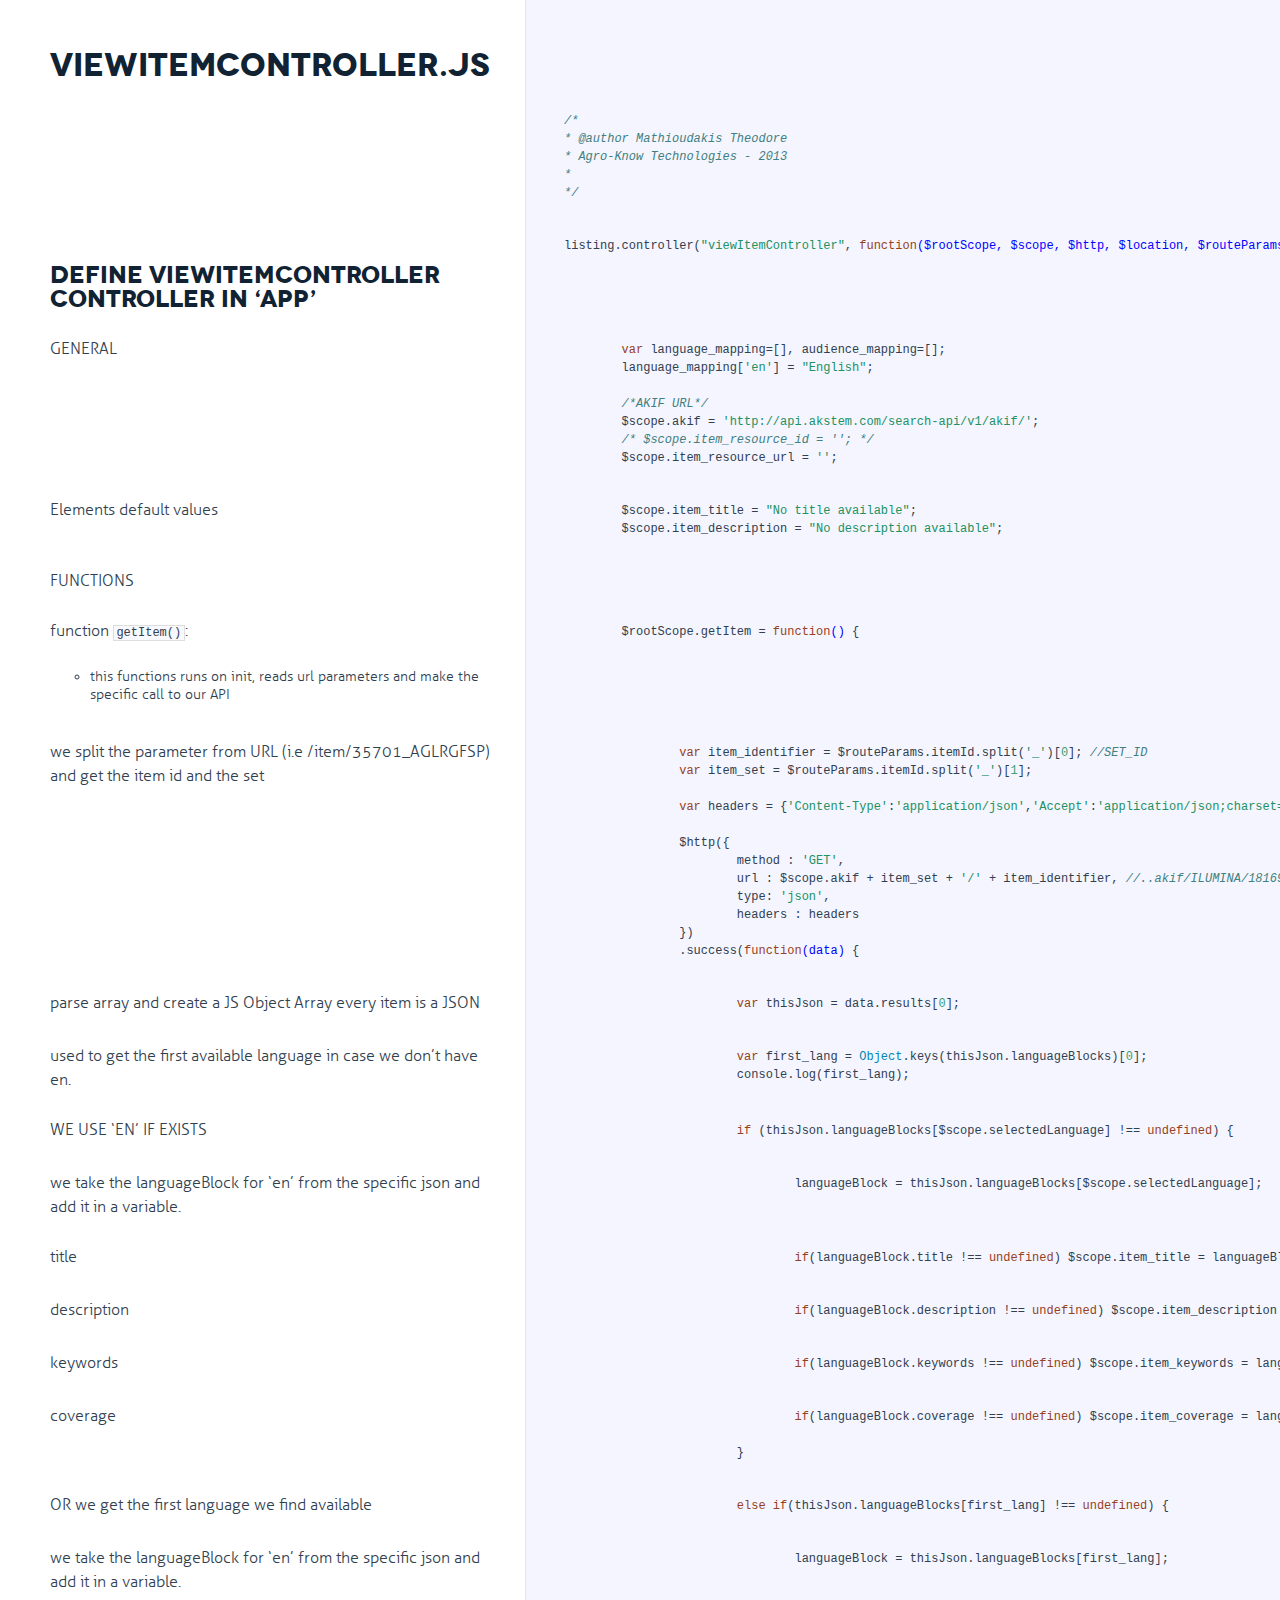
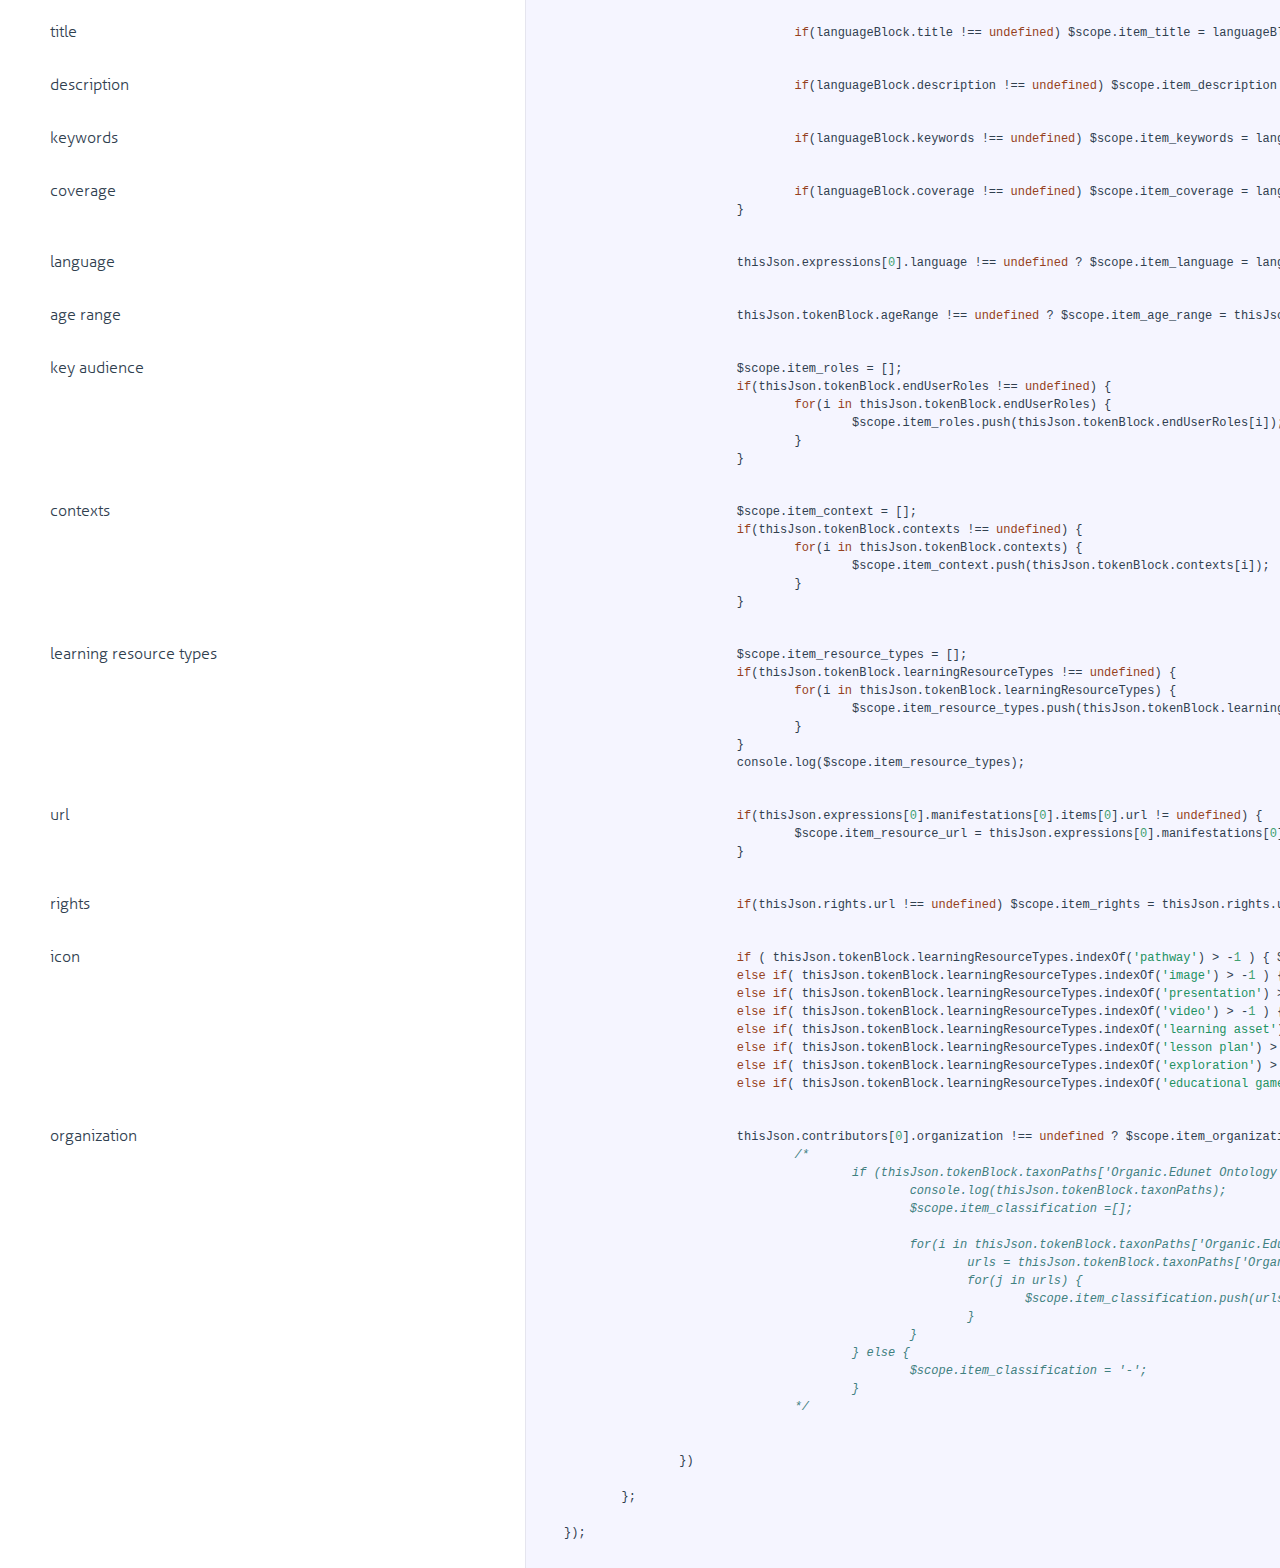
<file: docs/viewItemController.html>
<!DOCTYPE html>

<html>
<head>
  <title>viewItemController.js</title>
  <meta http-equiv="content-type" content="text/html; charset=UTF-8">
  <meta name="viewport" content="width=device-width, target-densitydpi=160dpi, initial-scale=1.0; maximum-scale=1.0; user-scalable=0;">
  <link rel="stylesheet" media="all" href="docco.css" />
</head>
<body>
  <div id="container">
    <div id="background"></div>
    
    <ul class="sections">
        
          <li id="title">
              <div class="annotation">
                  <h1>viewItemController.js</h1>
              </div>
          </li>
        
        
        
        <li id="section-1">
            <div class="annotation">
              
              <div class="pilwrap ">
                <a class="pilcrow" href="#section-1">&#182;</a>
              </div>
              
            </div>
            
            <div class="content"><div class='highlight'><pre><span class="hljs-comment">/*
* @author Mathioudakis Theodore
* Agro-Know Technologies - 2013
*
*/</span></pre></div></div>
            
        </li>
        
        
        <li id="section-2">
            <div class="annotation">
              
              <div class="pilwrap ">
                <a class="pilcrow" href="#section-2">&#182;</a>
              </div>
              <h2 id="define-viewitemcontroller-controller-in-app-">Define viewItemController controller in ‘app’</h2>

            </div>
            
            <div class="content"><div class='highlight'><pre>listing.controller(<span class="hljs-string">"viewItemController"</span>, <span class="hljs-function"><span class="hljs-keyword">function</span><span class="hljs-params">($rootScope, $scope, $http, $location, $routeParams)</span> {</span></pre></div></div>
            
        </li>
        
        
        <li id="section-3">
            <div class="annotation">
              
              <div class="pilwrap ">
                <a class="pilcrow" href="#section-3">&#182;</a>
              </div>
              <p>GENERAL</p>

            </div>
            
            <div class="content"><div class='highlight'><pre>	<span class="hljs-keyword">var</span> language_mapping=[], audience_mapping=[];
	language_mapping[<span class="hljs-string">'en'</span>] = <span class="hljs-string">"English"</span>;

	<span class="hljs-comment">/*AKIF URL*/</span>
	$scope.akif = <span class="hljs-string">'http://api.akstem.com/search-api/v1/akif/'</span>;
	<span class="hljs-comment">/* $scope.item_resource_id = ''; */</span>
	$scope.item_resource_url = <span class="hljs-string">''</span>;</pre></div></div>
            
        </li>
        
        
        <li id="section-4">
            <div class="annotation">
              
              <div class="pilwrap ">
                <a class="pilcrow" href="#section-4">&#182;</a>
              </div>
              <p>Elements default values</p>

            </div>
            
            <div class="content"><div class='highlight'><pre>	$scope.item_title = <span class="hljs-string">"No title available"</span>;
	$scope.item_description = <span class="hljs-string">"No description available"</span>;</pre></div></div>
            
        </li>
        
        
        <li id="section-5">
            <div class="annotation">
              
              <div class="pilwrap ">
                <a class="pilcrow" href="#section-5">&#182;</a>
              </div>
              <p>FUNCTIONS</p>

            </div>
            
        </li>
        
        
        <li id="section-6">
            <div class="annotation">
              
              <div class="pilwrap ">
                <a class="pilcrow" href="#section-6">&#182;</a>
              </div>
              <p>function <code>getItem()</code>:</p>
<ul>
<li>this functions runs on init, reads url parameters and make the specific call to our API</li>
</ul>

            </div>
            
            <div class="content"><div class='highlight'><pre>	$rootScope.getItem = <span class="hljs-function"><span class="hljs-keyword">function</span><span class="hljs-params">()</span> {</span></pre></div></div>
            
        </li>
        
        
        <li id="section-7">
            <div class="annotation">
              
              <div class="pilwrap ">
                <a class="pilcrow" href="#section-7">&#182;</a>
              </div>
              <p>we split the parameter from URL (i.e /item/35701_AGLRGFSP) and get the item id and the set</p>

            </div>
            
            <div class="content"><div class='highlight'><pre>		<span class="hljs-keyword">var</span> item_identifier = $routeParams.itemId.split(<span class="hljs-string">'_'</span>)[<span class="hljs-number">0</span>]; <span class="hljs-comment">//SET_ID</span>
		<span class="hljs-keyword">var</span> item_set = $routeParams.itemId.split(<span class="hljs-string">'_'</span>)[<span class="hljs-number">1</span>];

		<span class="hljs-keyword">var</span> headers = {<span class="hljs-string">'Content-Type'</span>:<span class="hljs-string">'application/json'</span>,<span class="hljs-string">'Accept'</span>:<span class="hljs-string">'application/json;charset=utf-8'</span>};

		$http({
			method : <span class="hljs-string">'GET'</span>,
			url : $scope.akif + item_set + <span class="hljs-string">'/'</span> + item_identifier, <span class="hljs-comment">//..akif/ILUMINA/18169</span>
			type: <span class="hljs-string">'json'</span>,
			headers : headers
		})
		.success(<span class="hljs-function"><span class="hljs-keyword">function</span><span class="hljs-params">(data)</span> {</span></pre></div></div>
            
        </li>
        
        
        <li id="section-8">
            <div class="annotation">
              
              <div class="pilwrap ">
                <a class="pilcrow" href="#section-8">&#182;</a>
              </div>
              <p>parse array and create a JS Object Array
every item is a JSON</p>

            </div>
            
            <div class="content"><div class='highlight'><pre>			<span class="hljs-keyword">var</span> thisJson = data.results[<span class="hljs-number">0</span>];</pre></div></div>
            
        </li>
        
        
        <li id="section-9">
            <div class="annotation">
              
              <div class="pilwrap ">
                <a class="pilcrow" href="#section-9">&#182;</a>
              </div>
              <p>used to get the first available language in case we don’t have en.</p>

            </div>
            
            <div class="content"><div class='highlight'><pre>			<span class="hljs-keyword">var</span> first_lang = <span class="hljs-built_in">Object</span>.keys(thisJson.languageBlocks)[<span class="hljs-number">0</span>];
			console.log(first_lang);</pre></div></div>
            
        </li>
        
        
        <li id="section-10">
            <div class="annotation">
              
              <div class="pilwrap ">
                <a class="pilcrow" href="#section-10">&#182;</a>
              </div>
              <p>WE USE ‘EN’ IF EXISTS</p>

            </div>
            
            <div class="content"><div class='highlight'><pre>			<span class="hljs-keyword">if</span> (thisJson.languageBlocks[$scope.selectedLanguage] !== <span class="hljs-literal">undefined</span>) {</pre></div></div>
            
        </li>
        
        
        <li id="section-11">
            <div class="annotation">
              
              <div class="pilwrap ">
                <a class="pilcrow" href="#section-11">&#182;</a>
              </div>
              <p>we take the languageBlock for ‘en’ from the specific json and add it in a variable.</p>

            </div>
            
            <div class="content"><div class='highlight'><pre>				languageBlock = thisJson.languageBlocks[$scope.selectedLanguage];</pre></div></div>
            
        </li>
        
        
        <li id="section-12">
            <div class="annotation">
              
              <div class="pilwrap ">
                <a class="pilcrow" href="#section-12">&#182;</a>
              </div>
              <p>title</p>

            </div>
            
            <div class="content"><div class='highlight'><pre>				<span class="hljs-keyword">if</span>(languageBlock.title !== <span class="hljs-literal">undefined</span>) $scope.item_title = languageBlock.title;</pre></div></div>
            
        </li>
        
        
        <li id="section-13">
            <div class="annotation">
              
              <div class="pilwrap ">
                <a class="pilcrow" href="#section-13">&#182;</a>
              </div>
              <p>description</p>

            </div>
            
            <div class="content"><div class='highlight'><pre>				<span class="hljs-keyword">if</span>(languageBlock.description !== <span class="hljs-literal">undefined</span>) $scope.item_description = languageBlock.description <span class="hljs-comment">//.split("||");</span></pre></div></div>
            
        </li>
        
        
        <li id="section-14">
            <div class="annotation">
              
              <div class="pilwrap ">
                <a class="pilcrow" href="#section-14">&#182;</a>
              </div>
              <p>keywords</p>

            </div>
            
            <div class="content"><div class='highlight'><pre>				<span class="hljs-keyword">if</span>(languageBlock.keywords !== <span class="hljs-literal">undefined</span>) $scope.item_keywords = languageBlock.keywords;</pre></div></div>
            
        </li>
        
        
        <li id="section-15">
            <div class="annotation">
              
              <div class="pilwrap ">
                <a class="pilcrow" href="#section-15">&#182;</a>
              </div>
              <p>coverage</p>

            </div>
            
            <div class="content"><div class='highlight'><pre>				<span class="hljs-keyword">if</span>(languageBlock.coverage !== <span class="hljs-literal">undefined</span>) $scope.item_coverage = languageBlock.coverage;

			}</pre></div></div>
            
        </li>
        
        
        <li id="section-16">
            <div class="annotation">
              
              <div class="pilwrap ">
                <a class="pilcrow" href="#section-16">&#182;</a>
              </div>
              <p>OR we get the first language we find available</p>

            </div>
            
            <div class="content"><div class='highlight'><pre>			<span class="hljs-keyword">else</span> <span class="hljs-keyword">if</span>(thisJson.languageBlocks[first_lang] !== <span class="hljs-literal">undefined</span>) {</pre></div></div>
            
        </li>
        
        
        <li id="section-17">
            <div class="annotation">
              
              <div class="pilwrap ">
                <a class="pilcrow" href="#section-17">&#182;</a>
              </div>
              <p>we take the languageBlock for ‘en’ from the specific json and add it in a variable.</p>

            </div>
            
            <div class="content"><div class='highlight'><pre>				languageBlock = thisJson.languageBlocks[first_lang];</pre></div></div>
            
        </li>
        
        
        <li id="section-18">
            <div class="annotation">
              
              <div class="pilwrap ">
                <a class="pilcrow" href="#section-18">&#182;</a>
              </div>
              <p>title</p>

            </div>
            
            <div class="content"><div class='highlight'><pre>				<span class="hljs-keyword">if</span>(languageBlock.title !== <span class="hljs-literal">undefined</span>) $scope.item_title = languageBlock.title;</pre></div></div>
            
        </li>
        
        
        <li id="section-19">
            <div class="annotation">
              
              <div class="pilwrap ">
                <a class="pilcrow" href="#section-19">&#182;</a>
              </div>
              <p>description</p>

            </div>
            
            <div class="content"><div class='highlight'><pre>				<span class="hljs-keyword">if</span>(languageBlock.description !== <span class="hljs-literal">undefined</span>) $scope.item_description = languageBlock.description <span class="hljs-comment">//.split("||");</span></pre></div></div>
            
        </li>
        
        
        <li id="section-20">
            <div class="annotation">
              
              <div class="pilwrap ">
                <a class="pilcrow" href="#section-20">&#182;</a>
              </div>
              <p>keywords</p>

            </div>
            
            <div class="content"><div class='highlight'><pre>				<span class="hljs-keyword">if</span>(languageBlock.keywords !== <span class="hljs-literal">undefined</span>) $scope.item_keywords = languageBlock.keywords;</pre></div></div>
            
        </li>
        
        
        <li id="section-21">
            <div class="annotation">
              
              <div class="pilwrap ">
                <a class="pilcrow" href="#section-21">&#182;</a>
              </div>
              <p>coverage</p>

            </div>
            
            <div class="content"><div class='highlight'><pre>				<span class="hljs-keyword">if</span>(languageBlock.coverage !== <span class="hljs-literal">undefined</span>) $scope.item_coverage = languageBlock.coverage;
			}</pre></div></div>
            
        </li>
        
        
        <li id="section-22">
            <div class="annotation">
              
              <div class="pilwrap ">
                <a class="pilcrow" href="#section-22">&#182;</a>
              </div>
              <p>language</p>

            </div>
            
            <div class="content"><div class='highlight'><pre>			thisJson.expressions[<span class="hljs-number">0</span>].language !== <span class="hljs-literal">undefined</span> ? $scope.item_language = language_mapping[thisJson.expressions[<span class="hljs-number">0</span>].language] : $scope.item_language = <span class="hljs-string">'-'</span>;</pre></div></div>
            
        </li>
        
        
        <li id="section-23">
            <div class="annotation">
              
              <div class="pilwrap ">
                <a class="pilcrow" href="#section-23">&#182;</a>
              </div>
              <p>age range</p>

            </div>
            
            <div class="content"><div class='highlight'><pre>			thisJson.tokenBlock.ageRange !== <span class="hljs-literal">undefined</span> ? $scope.item_age_range = thisJson.tokenBlock.ageRange : $scope.item_age_range = <span class="hljs-string">'-'</span>;</pre></div></div>
            
        </li>
        
        
        <li id="section-24">
            <div class="annotation">
              
              <div class="pilwrap ">
                <a class="pilcrow" href="#section-24">&#182;</a>
              </div>
              <p>key audience</p>

            </div>
            
            <div class="content"><div class='highlight'><pre>			$scope.item_roles = [];
			<span class="hljs-keyword">if</span>(thisJson.tokenBlock.endUserRoles !== <span class="hljs-literal">undefined</span>) {
				<span class="hljs-keyword">for</span>(i <span class="hljs-keyword">in</span> thisJson.tokenBlock.endUserRoles) {
					$scope.item_roles.push(thisJson.tokenBlock.endUserRoles[i]);
				}
			}</pre></div></div>
            
        </li>
        
        
        <li id="section-25">
            <div class="annotation">
              
              <div class="pilwrap ">
                <a class="pilcrow" href="#section-25">&#182;</a>
              </div>
              <p>contexts</p>

            </div>
            
            <div class="content"><div class='highlight'><pre>			$scope.item_context = [];
			<span class="hljs-keyword">if</span>(thisJson.tokenBlock.contexts !== <span class="hljs-literal">undefined</span>) {
				<span class="hljs-keyword">for</span>(i <span class="hljs-keyword">in</span> thisJson.tokenBlock.contexts) {
					$scope.item_context.push(thisJson.tokenBlock.contexts[i]);
				}
			}</pre></div></div>
            
        </li>
        
        
        <li id="section-26">
            <div class="annotation">
              
              <div class="pilwrap ">
                <a class="pilcrow" href="#section-26">&#182;</a>
              </div>
              <p>learning resource types</p>

            </div>
            
            <div class="content"><div class='highlight'><pre>			$scope.item_resource_types = [];
			<span class="hljs-keyword">if</span>(thisJson.tokenBlock.learningResourceTypes !== <span class="hljs-literal">undefined</span>) {
				<span class="hljs-keyword">for</span>(i <span class="hljs-keyword">in</span> thisJson.tokenBlock.learningResourceTypes) {
					$scope.item_resource_types.push(thisJson.tokenBlock.learningResourceTypes[i]);
				}
			}
			console.log($scope.item_resource_types);</pre></div></div>
            
        </li>
        
        
        <li id="section-27">
            <div class="annotation">
              
              <div class="pilwrap ">
                <a class="pilcrow" href="#section-27">&#182;</a>
              </div>
              <p>url</p>

            </div>
            
            <div class="content"><div class='highlight'><pre>			<span class="hljs-keyword">if</span>(thisJson.expressions[<span class="hljs-number">0</span>].manifestations[<span class="hljs-number">0</span>].items[<span class="hljs-number">0</span>].url != <span class="hljs-literal">undefined</span>) {
				$scope.item_resource_url = thisJson.expressions[<span class="hljs-number">0</span>].manifestations[<span class="hljs-number">0</span>].items[<span class="hljs-number">0</span>].url;
			}</pre></div></div>
            
        </li>
        
        
        <li id="section-28">
            <div class="annotation">
              
              <div class="pilwrap ">
                <a class="pilcrow" href="#section-28">&#182;</a>
              </div>
              <p>rights</p>

            </div>
            
            <div class="content"><div class='highlight'><pre>			<span class="hljs-keyword">if</span>(thisJson.rights.url !== <span class="hljs-literal">undefined</span>) $scope.item_rights = thisJson.rights.url;</pre></div></div>
            
        </li>
        
        
        <li id="section-29">
            <div class="annotation">
              
              <div class="pilwrap ">
                <a class="pilcrow" href="#section-29">&#182;</a>
              </div>
              <p>icon</p>

            </div>
            
            <div class="content"><div class='highlight'><pre>			<span class="hljs-keyword">if</span> ( thisJson.tokenBlock.learningResourceTypes.indexOf(<span class="hljs-string">'pathway'</span>) &gt; -<span class="hljs-number">1</span> ) { $scope.item_icon = <span class="hljs-string">'pathway.jpg'</span> }
			<span class="hljs-keyword">else</span> <span class="hljs-keyword">if</span>( thisJson.tokenBlock.learningResourceTypes.indexOf(<span class="hljs-string">'image'</span>) &gt; -<span class="hljs-number">1</span> ) { $scope.item_icon = <span class="hljs-string">'image.png'</span>}
			<span class="hljs-keyword">else</span> <span class="hljs-keyword">if</span>( thisJson.tokenBlock.learningResourceTypes.indexOf(<span class="hljs-string">'presentation'</span>) &gt; -<span class="hljs-number">1</span> ) { $scope.item_icon = <span class="hljs-string">'presentation.png'</span>}
			<span class="hljs-keyword">else</span> <span class="hljs-keyword">if</span>( thisJson.tokenBlock.learningResourceTypes.indexOf(<span class="hljs-string">'video'</span>) &gt; -<span class="hljs-number">1</span> ) { $scope.item_icon = <span class="hljs-string">'video.png'</span>}
			<span class="hljs-keyword">else</span> <span class="hljs-keyword">if</span>( thisJson.tokenBlock.learningResourceTypes.indexOf(<span class="hljs-string">'learning asset'</span>) &gt; -<span class="hljs-number">1</span> ) { $scope.item_icon = <span class="hljs-string">'learning_asset.png'</span>}
			<span class="hljs-keyword">else</span> <span class="hljs-keyword">if</span>( thisJson.tokenBlock.learningResourceTypes.indexOf(<span class="hljs-string">'lesson plan'</span>) &gt; -<span class="hljs-number">1</span> ) { $scope.item_icon = <span class="hljs-string">'lesson_plan.png'</span>}
			<span class="hljs-keyword">else</span> <span class="hljs-keyword">if</span>( thisJson.tokenBlock.learningResourceTypes.indexOf(<span class="hljs-string">'exploration'</span>) &gt; -<span class="hljs-number">1</span> ) { $scope.item_icon = <span class="hljs-string">'exploration.png'</span>}
			<span class="hljs-keyword">else</span> <span class="hljs-keyword">if</span>( thisJson.tokenBlock.learningResourceTypes.indexOf(<span class="hljs-string">'educational game'</span>) &gt; -<span class="hljs-number">1</span> ) { $scope.item_icon = <span class="hljs-string">'educational_game.png'</span>}</pre></div></div>
            
        </li>
        
        
        <li id="section-30">
            <div class="annotation">
              
              <div class="pilwrap ">
                <a class="pilcrow" href="#section-30">&#182;</a>
              </div>
              <p>organization</p>

            </div>
            
            <div class="content"><div class='highlight'><pre>			thisJson.contributors[<span class="hljs-number">0</span>].organization !== <span class="hljs-literal">undefined</span> ? $scope.item_organization = thisJson.contributors[<span class="hljs-number">0</span>].organization : $scope.item_organization = <span class="hljs-string">'-'</span>;
				<span class="hljs-comment">/*
					if (thisJson.tokenBlock.taxonPaths['Organic.Edunet Ontology'] !== undefined) {
						console.log(thisJson.tokenBlock.taxonPaths);
						$scope.item_classification =[];

						for(i in thisJson.tokenBlock.taxonPaths['Organic.Edunet Ontology']) {
							urls = thisJson.tokenBlock.taxonPaths['Organic.Edunet Ontology'][i].split('::');
							for(j in urls) {
								$scope.item_classification.push(urls[j].split("#")[1]);
							}
						}
					} else {
						$scope.item_classification = '-';
					}
				*/</span>


		})

	};

});</pre></div></div>
            
        </li>
        
    </ul>
  </div>
</body>
</html>
</file>
<file: docs/docco.css>
/*--------------------- Typography ----------------------------*/

@font-face {
    font-family: 'aller-light';
    src: url('public/fonts/aller-light.eot');
    src: url('public/fonts/aller-light.eot?#iefix') format('embedded-opentype'),
         url('public/fonts/aller-light.woff') format('woff'),
         url('public/fonts/aller-light.ttf') format('truetype');
    font-weight: normal;
    font-style: normal;
}

@font-face {
    font-family: 'aller-bold';
    src: url('public/fonts/aller-bold.eot');
    src: url('public/fonts/aller-bold.eot?#iefix') format('embedded-opentype'),
         url('public/fonts/aller-bold.woff') format('woff'),
         url('public/fonts/aller-bold.ttf') format('truetype');
    font-weight: normal;
    font-style: normal;
}

@font-face {
    font-family: 'novecento-bold';
    src: url('public/fonts/novecento-bold.eot');
    src: url('public/fonts/novecento-bold.eot?#iefix') format('embedded-opentype'),
         url('public/fonts/novecento-bold.woff') format('woff'),
         url('public/fonts/novecento-bold.ttf') format('truetype');
    font-weight: normal;
    font-style: normal;
}

/*--------------------- Layout ----------------------------*/
html { height: 100%; }
body {
  font-family: "aller-light";
  font-size: 14px;
  line-height: 18px;
  color: #30404f;
  margin: 0; padding: 0;
  height:100%;
}
#container { min-height: 100%; }

a {
  color: #000;
}

b, strong {
  font-weight: normal;
  font-family: "aller-bold";
}

p {
  margin: 15px 0 0px;
}
  .annotation ul, .annotation ol {
    margin: 25px 0;
  }
    .annotation ul li, .annotation ol li {
      font-size: 14px;
      line-height: 18px;
      margin: 10px 0;
    }

h1, h2, h3, h4, h5, h6 {
  color: #112233;
  line-height: 1em;
  font-weight: normal;
  font-family: "novecento-bold";
  text-transform: uppercase;
  margin: 30px 0 15px 0;
}

h1 {
  margin-top: 40px;
}

hr {
  border: 0;
  background: 1px #ddd;
  height: 1px;
  margin: 20px 0;
}

pre, tt, code {
  font-size: 12px; line-height: 16px;
  font-family: Menlo, Monaco, Consolas, "Lucida Console", monospace;
  margin: 0; padding: 0;
}
  .annotation pre {
    display: block;
    margin: 0;
    padding: 7px 10px;
    background: #fcfcfc;
    -moz-box-shadow:    inset 0 0 10px rgba(0,0,0,0.1);
    -webkit-box-shadow: inset 0 0 10px rgba(0,0,0,0.1);
    box-shadow:         inset 0 0 10px rgba(0,0,0,0.1);
    overflow-x: auto;
  }
    .annotation pre code {
      border: 0;
      padding: 0;
      background: transparent;
    }


blockquote {
  border-left: 5px solid #ccc;
  margin: 0;
  padding: 1px 0 1px 1em;
}
  .sections blockquote p {
    font-family: Menlo, Consolas, Monaco, monospace;
    font-size: 12px; line-height: 16px;
    color: #999;
    margin: 10px 0 0;
    white-space: pre-wrap;
  }

ul.sections {
  list-style: none;
  padding:0 0 5px 0;;
  margin:0;
}

/*
  Force border-box so that % widths fit the parent
  container without overlap because of margin/padding.

  More Info : http://www.quirksmode.org/css/box.html
*/
ul.sections > li > div {
  -moz-box-sizing: border-box;    /* firefox */
  -ms-box-sizing: border-box;     /* ie */
  -webkit-box-sizing: border-box; /* webkit */
  -khtml-box-sizing: border-box;  /* konqueror */
  box-sizing: border-box;         /* css3 */
}


/*---------------------- Jump Page -----------------------------*/
#jump_to, #jump_page {
  margin: 0;
  background: white;
  -webkit-box-shadow: 0 0 25px #777; -moz-box-shadow: 0 0 25px #777;
  -webkit-border-bottom-left-radius: 5px; -moz-border-radius-bottomleft: 5px;
  font: 16px Arial;
  cursor: pointer;
  text-align: right;
  list-style: none;
}

#jump_to a {
  text-decoration: none;
}

#jump_to a.large {
  display: none;
}
#jump_to a.small {
  font-size: 22px;
  font-weight: bold;
  color: #676767;
}

#jump_to, #jump_wrapper {
  position: fixed;
  right: 0; top: 0;
  padding: 10px 15px;
  margin:0;
}

#jump_wrapper {
  display: none;
  padding:0;
}

#jump_to:hover #jump_wrapper {
  display: block;
}

#jump_page {
  padding: 5px 0 3px;
  margin: 0 0 25px 25px;
}

#jump_page .source {
  display: block;
  padding: 15px;
  text-decoration: none;
  border-top: 1px solid #eee;
}

#jump_page .source:hover {
  background: #f5f5ff;
}

#jump_page .source:first-child {
}

/*---------------------- Low resolutions (> 320px) ---------------------*/
@media only screen and (min-width: 320px) {
  .pilwrap { display: none; }

  ul.sections > li > div {
    display: block;
    padding:5px 10px 0 10px;
  }

  ul.sections > li > div.annotation ul, ul.sections > li > div.annotation ol {
    padding-left: 30px;
  }

  ul.sections > li > div.content {
    overflow-x:auto;
    -webkit-box-shadow: inset 0 0 5px #e5e5ee;
    box-shadow: inset 0 0 5px #e5e5ee;
    border: 1px solid #dedede;
    margin:5px 10px 5px 10px;
    padding-bottom: 5px;
  }

  ul.sections > li > div.annotation pre {
    margin: 7px 0 7px;
    padding-left: 15px;
  }

  ul.sections > li > div.annotation p tt, .annotation code {
    background: #f8f8ff;
    border: 1px solid #dedede;
    font-size: 12px;
    padding: 0 0.2em;
  }
}

/*----------------------  (> 481px) ---------------------*/
@media only screen and (min-width: 481px) {
  #container {
    position: relative;
  }
  body {
    background-color: #F5F5FF;
    font-size: 15px;
    line-height: 21px;
  }
  pre, tt, code {
    line-height: 18px;
  }
  p, ul, ol {
    margin: 0 0 15px;
  }


  #jump_to {
    padding: 5px 10px;
  }
  #jump_wrapper {
    padding: 0;
  }
  #jump_to, #jump_page {
    font: 10px Arial;
    text-transform: uppercase;
  }
  #jump_page .source {
    padding: 5px 10px;
  }
  #jump_to a.large {
    display: inline-block;
  }
  #jump_to a.small {
    display: none;
  }



  #background {
    position: absolute;
    top: 0; bottom: 0;
    width: 350px;
    background: #fff;
    border-right: 1px solid #e5e5ee;
    z-index: -1;
  }

  ul.sections > li > div.annotation ul, ul.sections > li > div.annotation ol {
    padding-left: 40px;
  }

  ul.sections > li {
    white-space: nowrap;
  }

  ul.sections > li > div {
    display: inline-block;
  }

  ul.sections > li > div.annotation {
    max-width: 350px;
    min-width: 350px;
    min-height: 5px;
    padding: 13px;
    overflow-x: hidden;
    white-space: normal;
    vertical-align: top;
    text-align: left;
  }
  ul.sections > li > div.annotation pre {
    margin: 15px 0 15px;
    padding-left: 15px;
  }

  ul.sections > li > div.content {
    padding: 13px;
    vertical-align: top;
    border: none;
    -webkit-box-shadow: none;
    box-shadow: none;
  }

  .pilwrap {
    position: relative;
    display: inline;
  }

  .pilcrow {
    font: 12px Arial;
    text-decoration: none;
    color: #454545;
    position: absolute;
    top: 3px; left: -20px;
    padding: 1px 2px;
    opacity: 0;
    -webkit-transition: opacity 0.2s linear;
  }
    .for-h1 .pilcrow {
      top: 47px;
    }
    .for-h2 .pilcrow, .for-h3 .pilcrow, .for-h4 .pilcrow {
      top: 35px;
    }

  ul.sections > li > div.annotation:hover .pilcrow {
    opacity: 1;
  }
}

/*---------------------- (> 1025px) ---------------------*/
@media only screen and (min-width: 1025px) {

  body {
    font-size: 16px;
    line-height: 24px;
  }

  #background {
    width: 525px;
  }
  ul.sections > li > div.annotation {
    max-width: 525px;
    min-width: 525px;
    padding: 10px 25px 1px 50px;
  }
  ul.sections > li > div.content {
    padding: 9px 15px 16px 25px;
  }
}

/*---------------------- Syntax Highlighting -----------------------------*/

td.linenos { background-color: #f0f0f0; padding-right: 10px; }
span.lineno { background-color: #f0f0f0; padding: 0 5px 0 5px; }
/*

github.com style (c) Vasily Polovnyov <vast@whiteants.net>

*/

pre code {
  display: block; padding: 0.5em;
  color: #000;
  background: #f8f8ff
}

pre .hljs-comment,
pre .hljs-template_comment,
pre .hljs-diff .hljs-header,
pre .hljs-javadoc {
  color: #408080;
  font-style: italic
}

pre .hljs-keyword,
pre .hljs-assignment,
pre .hljs-literal,
pre .hljs-css .hljs-rule .hljs-keyword,
pre .hljs-winutils,
pre .hljs-javascript .hljs-title,
pre .hljs-lisp .hljs-title,
pre .hljs-subst {
  color: #954121;
  /*font-weight: bold*/
}

pre .hljs-number,
pre .hljs-hexcolor {
  color: #40a070
}

pre .hljs-string,
pre .hljs-tag .hljs-value,
pre .hljs-phpdoc,
pre .hljs-tex .hljs-formula {
  color: #219161;
}

pre .hljs-title,
pre .hljs-id {
  color: #19469D;
}
pre .hljs-params {
  color: #00F;
}

pre .hljs-javascript .hljs-title,
pre .hljs-lisp .hljs-title,
pre .hljs-subst {
  font-weight: normal
}

pre .hljs-class .hljs-title,
pre .hljs-haskell .hljs-label,
pre .hljs-tex .hljs-command {
  color: #458;
  font-weight: bold
}

pre .hljs-tag,
pre .hljs-tag .hljs-title,
pre .hljs-rules .hljs-property,
pre .hljs-django .hljs-tag .hljs-keyword {
  color: #000080;
  font-weight: normal
}

pre .hljs-attribute,
pre .hljs-variable,
pre .hljs-instancevar,
pre .hljs-lisp .hljs-body {
  color: #008080
}

pre .hljs-regexp {
  color: #B68
}

pre .hljs-class {
  color: #458;
  font-weight: bold
}

pre .hljs-symbol,
pre .hljs-ruby .hljs-symbol .hljs-string,
pre .hljs-ruby .hljs-symbol .hljs-keyword,
pre .hljs-ruby .hljs-symbol .hljs-keymethods,
pre .hljs-lisp .hljs-keyword,
pre .hljs-tex .hljs-special,
pre .hljs-input_number {
  color: #990073
}

pre .hljs-builtin,
pre .hljs-constructor,
pre .hljs-built_in,
pre .hljs-lisp .hljs-title {
  color: #0086b3
}

pre .hljs-preprocessor,
pre .hljs-pi,
pre .hljs-doctype,
pre .hljs-shebang,
pre .hljs-cdata {
  color: #999;
  font-weight: bold
}

pre .hljs-deletion {
  background: #fdd
}

pre .hljs-addition {
  background: #dfd
}

pre .hljs-diff .hljs-change {
  background: #0086b3
}

pre .hljs-chunk {
  color: #aaa
}

pre .hljs-tex .hljs-formula {
  opacity: 0.5;
}
</file>
<file: lib/angular-socialshare/angular-socialshare.min.css>
.facebookShare {
    border: none;
    visibility: visible;
    width: auto;
    height: 22px;
    background: 0 0;
    overflow: hidden;
    -webkit-text-size-adjust: none;
    color: #333;
    line-height: 1.28;
    margin: 0;
    padding: 0;
    text-align: left;
    direction: ltr;
    cursor: pointer;
    font-family: 'Helvetica Neue', Helvetica, Arial, 'lucida grande', tahoma, verdana, arial, sans-serif;
    display: inline-block
}

.facebookShare:active .facebookButton .pluginButton,
.facebookShare:focus .facebookButton .pluginButton,
.facebookShare:hover .facebookButton .pluginButton {
    background: #5b7bd5;
    background: -moz-linear-gradient(top, #5b7bd5 0, #4864b1 100%);
    background: -webkit-gradient(linear, left top, left bottom, color-stop(0%, #5b7bd5), color-stop(100%, #4864b1));
    background: -webkit-linear-gradient(top, #5b7bd5 0, #4864b1 100%);
    background: -o-linear-gradient(top, #5b7bd5 0, #4864b1 100%);
    background: -ms-linear-gradient(top, #5b7bd5 0, #4864b1 100%);
    background: linear-gradient(to bottom, #5b7bd5 0, #4864b1 100%);
    filter: progid: DXImageTransform.Microsoft.gradient(startColorstr='#5b7bd5', endColorstr='#4864b1', GradientType=0);
    border-color: #5874c3 #4961a8 #41599f;
    box-shadow: inset 0 0 1px #607fd6
}

.facebookShare .facebookButton {
    color: #3b5998;
    text-decoration: none;
    font-size: 11px;
    text-align: left;
    display: inline-block;
    width: 60px
}

.facebookShare .facebookButton .pluginButton {
    background: #4c69ba;
    background: -moz-linear-gradient(top, #4c69ba 0, #3b55a0 100%);
    background: -webkit-gradient(linear, left top, left bottom, color-stop(0%, #4c69ba), color-stop(100%, #3b55a0));
    background: -webkit-linear-gradient(top, #4c69ba 0, #3b55a0 100%);
    background: -o-linear-gradient(top, #4c69ba 0, #3b55a0 100%);
    background: -ms-linear-gradient(top, #4c69ba 0, #3b55a0 100%);
    background: linear-gradient(to bottom, #4c69ba 0, #3b55a0 100%);
    filter: progid: DXImageTransform.Microsoft.gradient(startColorstr='#4c69ba', endColorstr='#3b55a0', GradientType=0);
    border: none;
    border-radius: 3px;
    color: #fff;
    cursor: pointer;
    font-weight: 700;
    height: 20px;
    line-height: 20px;
    padding: 0;
    text-shadow: 0 -1px 0 #354c8c;
    white-space: nowrap
}

.facebookShare .facebookButton .pluginButton .pluginButtonContainer {
    -webkit-font-smoothing: antialiased;
    text-shadow: 1px 1px 1px rgba(255, 255, 255, .004)
}

.facebookShare .facebookButton .pluginButton .pluginButtonContainer .pluginButtonImage {
    display: inline-block
}

.pluginButtonImage{
	padding-left:5px;
    padding-right:5px;
}

.facebookShare .facebookButton .pluginButton button {
    background: 0 0;
    border: 0;
    color: inherit;
    cursor: pointer;
    font: inherit;
    font-weight: 700;
    margin: -1px;
    outline: 0;
    padding: 0;
    text-shadow: 0 -1px 0 #354c8c
}

.facebookShare .facebookButton .pluginButton button .pluginButtonIcon {
    height: 14px;
    left: 0;
    margin: 0 4px;
    position: relative;
    top: 3px;
    vertical-align: top;
    width: 14px
}

.facebookShare .facebookButton .pluginButton button .sp_plugin-button-2x {
    background-image: url(https://fbstatic-a.akamaihd.net/rsrc.php/v2/y5/r/KxVPs0eEy36.png);
    background-size: 30px 72px;
    background-repeat: no-repeat;
    display: inline-block;
    height: 14px;
    width: 14px
}

.facebookShare .facebookButton .pluginButton button .sx_plugin-button-2x_favblue {
    background-position: 0 -42px
}

.facebookShare .facebookButton .pluginButton button i.img {
    -ms-high-contrast-adjust: none;
    _overflow: hidden
}

.facebookShare .facebookButton .pluginButton .pluginButtonLabel {
    padding: 0 5px 0 0;
    position: relative;
    vertical-align: top
}

.facebookShare .facebookCount {
    display: inline-block;
    width: auto
}

.facebookShare .facebookCount .pluginCountButton {
    background: #fff;
    border: 1px solid #bbb;
    border-radius: 3px;
    color: #6a7180;
    display: inline-block;
    font-size: 11px;
    height: auto;
    line-height: 18px;
    margin-left: 6px;
    min-width: 15px;
    padding: 0 3px;
    text-align: center;
    white-space: nowrap
}

.facebookShare .facebookCount .pluginCountButton span {
    display: inline-block;
    min-height: 12px;
    min-width: 4px;
    color: #333
}

.facebookShare .facebookCount .pluginCountButtonNub {
    height: 0;
    left: 2px;
    position: relative;
    top: -15px;
    width: 5px;
    z-index: 2
}

.facebookShare .facebookCount .pluginCountButtonNub i,
.facebookShare .facebookCount .pluginCountButtonNub s {
    border-color: transparent #bbb;
    border-style: solid;
    border-width: 4px 5px 4px 0;
    display: block;
    position: relative;
    top: 1px
}

.facebookShare .facebookCount .pluginCountButtonNub i {
    border-right-color: #fff;
    left: 2px;
    top: -7px
}

@-moz-document url-prefix() {
    .facebookShare .facebookButton .pluginButton button .pluginButtonIcon {
        margin: 0 1px
    }
}

.linkedinShare {
    line-height: 1;
    vertical-align: baseline;
    display: inline-block;
    text-align: center;
    width: auto;
    padding: 0;
    margin: 0;
    position: relative;
    border: 0;
    text-decoration: none;
    height: 20px;
    cursor: pointer
}

.linkedinShare:active .linkedinButton .pluginButtonLabel,
.linkedinShare:focus .linkedinButton .pluginButtonLabel,
.linkedinShare:hover .linkedinButton .pluginButtonLabel {
    border: 1px solid #000;
    border-top-color: #ABABAB;
    border-right-color: #9A9A9A;
    border-bottom-color: #787878;
    border-left: 0;
    background: #ededed;
    background: -moz-linear-gradient(top, #ededed 0, #dedede 100%);
    background: -webkit-gradient(linear, left top, left bottom, color-stop(0%, #ededed), color-stop(100%, #dedede));
    background: -webkit-linear-gradient(top, #ededed 0, #dedede 100%);
    background: -o-linear-gradient(top, #ededed 0, #dedede 100%);
    background: -ms-linear-gradient(top, #ededed 0, #dedede 100%);
    background: linear-gradient(to bottom, #ededed 0, #dedede 100%);
    filter: progid: DXImageTransform.Microsoft.gradient(startColorstr='#ededed', endColorstr='#dedede', GradientType=0)
}

.linkedinShare .linkedinButton {
    display: inline-block;
    width: 59px;
    height: 20px;
    padding: 0;
    margin: 0
}

.linkedinShare .linkedinButton .pluginButtonImage {
    background-image: url(https://www.linkedin.com/scds/common/u/images/apps/connect/sprites/sprite_connect_v14.png);
    background-position: 0 -276px;
    background-repeat: no-repeat;
    cursor: pointer;
    border: 0;
    text-indent: -9999em;
    overflow: hidden;
    padding: 0;
    margin: 0;
    position: absolute;
    left: 0;
    top: 0;
    display: block;
    width: 20px;
    height: 20px;
    border-radius: 2px;
    color: #069
}

.linkedinShare .linkedinButton .pluginButtonLabel {
    color: #333;
    cursor: pointer;
    display: block;
    white-space: nowrap;
    float: left;
    margin-left: 1px;
    overflow: hidden;
    text-align: center;
    height: 18px;
    padding: 0 4px 0 23px;
    border: 1px solid #000;
    border-top-color: #E2E2E2;
    border-right-color: #BFBFBF;
    border-bottom-color: #B9B9B9;
    border-left: 0;
    text-shadow: #fff -1px 1px 0;
    line-height: 20px;
    border-radius: 2px;
    background: -moz-linear-gradient(top, #fefefe 0, #ececec 100%);
    background: -webkit-gradient(linear, left top, left bottom, color-stop(0%, #fefefe), color-stop(100%, #ececec));
    background: -webkit-linear-gradient(top, #fefefe 0, #ececec 100%);
    background: -o-linear-gradient(top, #fefefe 0, #ececec 100%);
    background: -ms-linear-gradient(top, #fefefe 0, #ececec 100%);
    background: linear-gradient(to bottom, #fefefe 0, #ececec 100%);
    filter: progid: DXImageTransform.Microsoft.gradient(startColorstr='#fefefe', endColorstr='#ececec', GradientType=0)
}

.linkedinShare .linkedinButton .pluginButtonLabel span {
    color: #333;
    font-size: 11px;
    font-family: Arial, sans-serif;
    font-weight: 700;
    font-style: normal;
    -webkit-font-smoothing: antialiased;
    display: inline-block;
    background: transparent none;
    vertical-align: top;
    height: 18px;
    line-height: 20px;
    float: none
}

.linkedinShare .linkedinCount {
    padding: 0;
    margin: 0;
    text-indent: 0;
    display: inline-block;
    vertical-align: baseline
}

.linkedinShare .linkedinCount .pluginCountButton {
    display: inline-block;
    overflow: visible;
    position: relative;
    height: 18px;
    padding-left: 2px
}

.linkedinShare .linkedinCount .pluginCountButton .pluginCountButtonRight {
    display: block;
    float: left;
    height: 18px;
    padding-right: 4px;
    background-image: url(https://www.linkedin.com/scds/common/u/images/apps/connect/sprites/sprite_connect_v14.png);
    background-color: transparent;
    background-repeat: no-repeat;
    background-position: right -100px
}

.linkedinShare .linkedinCount .pluginCountButton .pluginCountButtonRight .pluginCountButtonLeft {
    display: block;
    float: left;
    padding-left: 8px;
    text-align: center;
    background-image: url(https://www.linkedin.com/scds/common/u/images/apps/connect/sprites/sprite_connect_v14.png);
    background-color: transparent;
    background-repeat: no-repeat;
    background-position: 0 -60px
}

.linkedinShare .linkedinCount .pluginCountButton .pluginCountButtonRight .pluginCountButtonLeft span {
    display: inline;
    font-size: 11px;
    color: #04558B;
    font-weight: 700;
    font-family: Arial, sans-serif;
    line-height: 18px;
    padding: 0 2px
}
</file>
